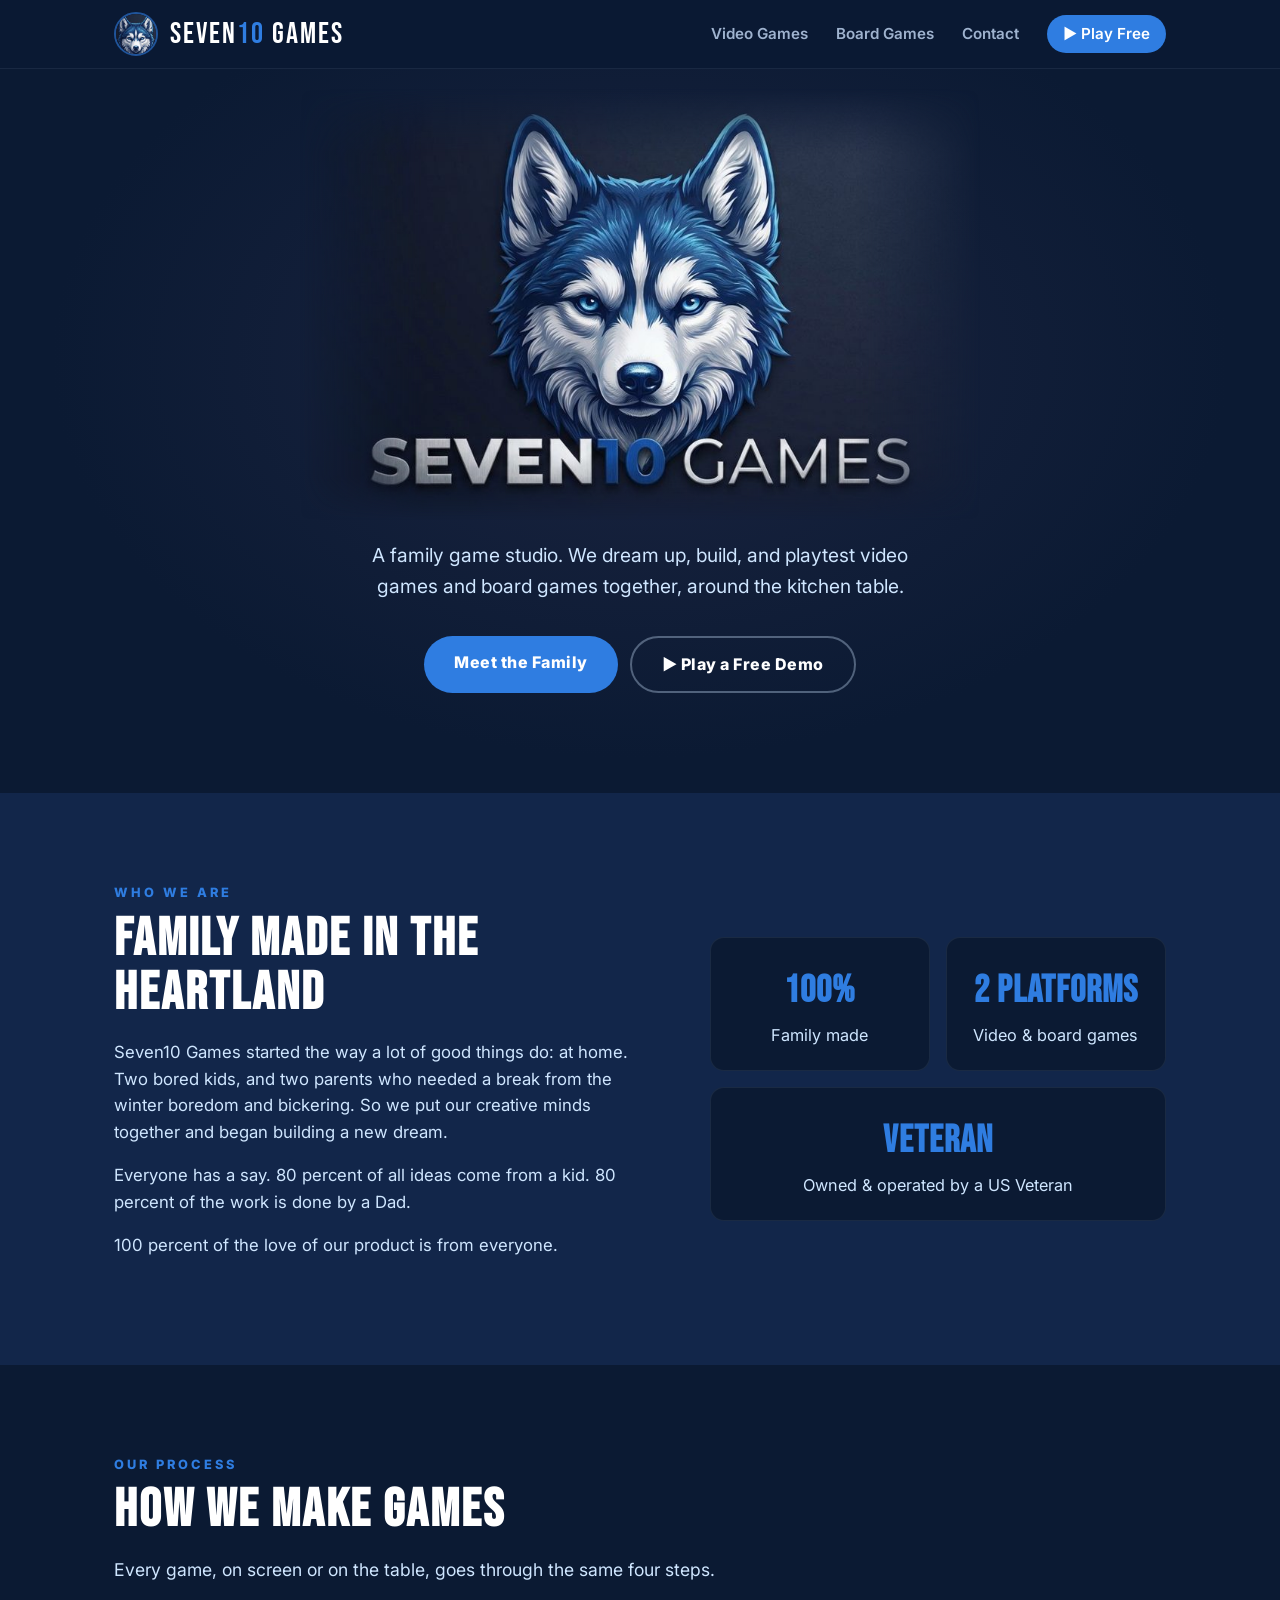
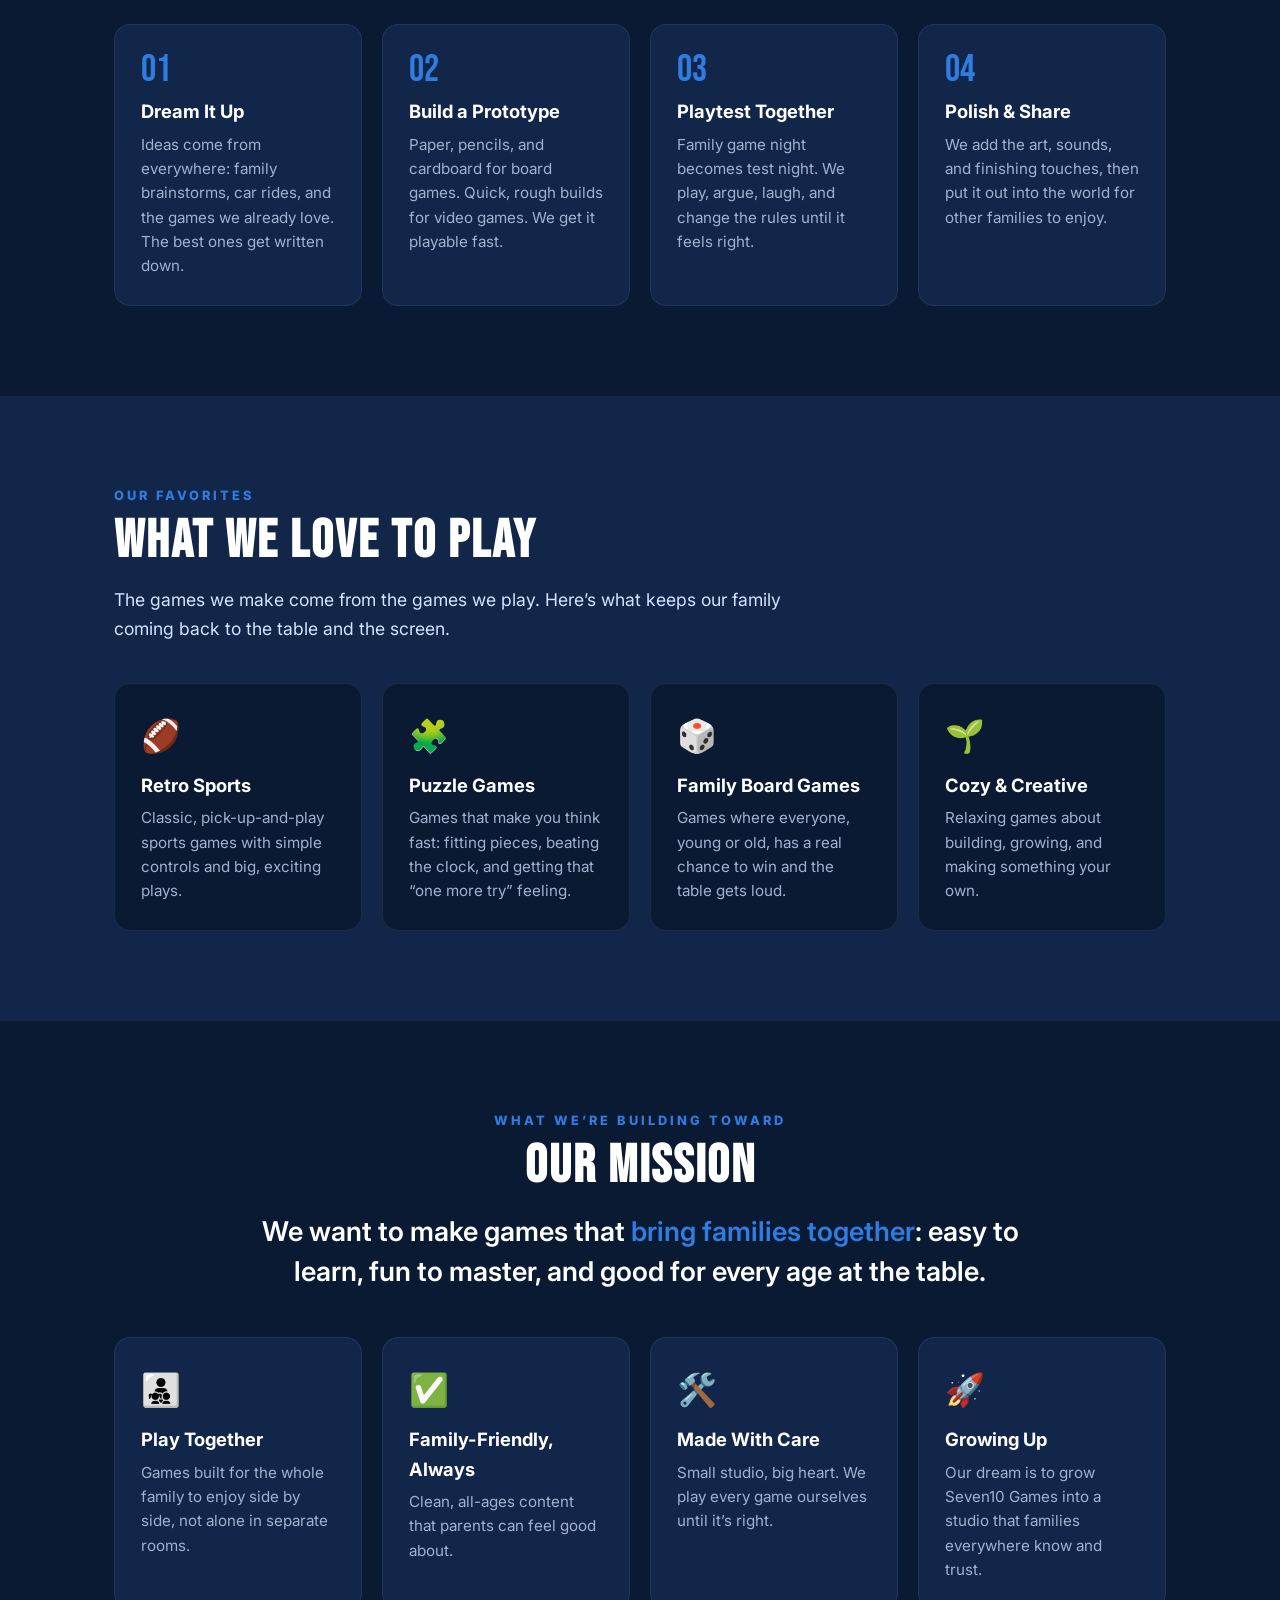
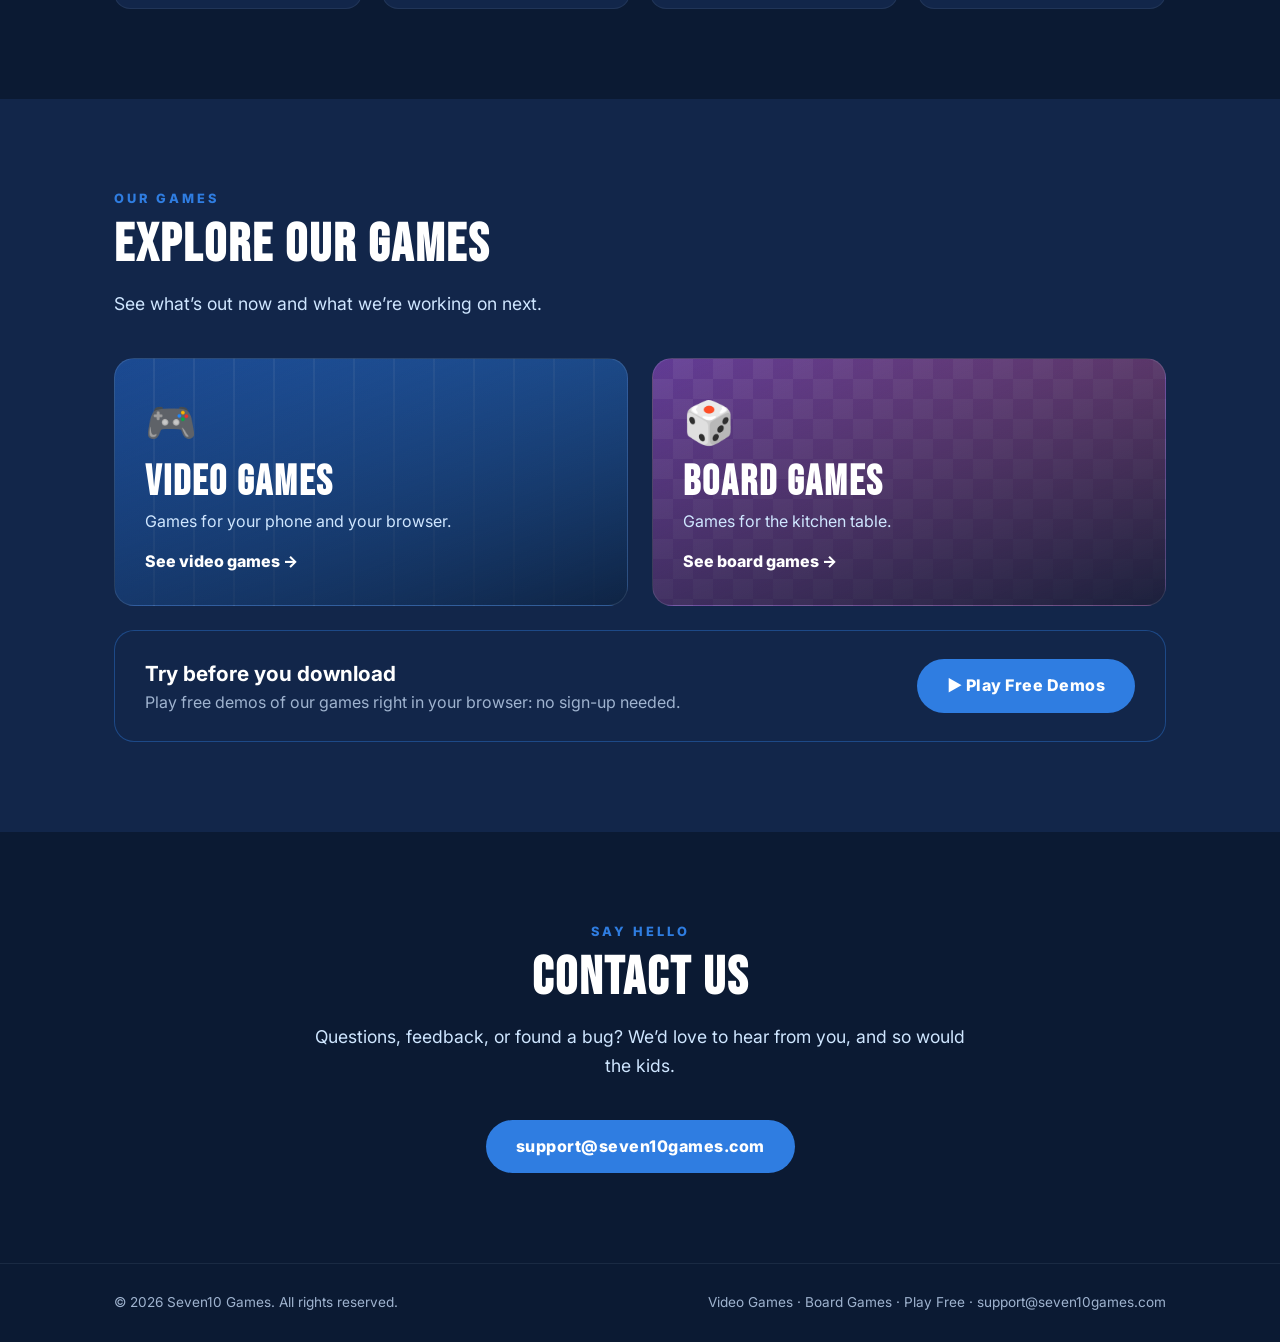
<file: index.html>
<!DOCTYPE html>
<html lang="en">
<head>
<meta charset="UTF-8">
<meta name="viewport" content="width=device-width, initial-scale=1.0">
<title>Seven10 Games — A Family Game Studio</title>
<meta name="description" content="Seven10 Games is a family game studio making video games and board games together.">
<link rel="icon" href="/assets/favicon.png">
<link rel="preconnect" href="https://fonts.googleapis.com">
<link rel="preconnect" href="https://fonts.gstatic.com" crossorigin>
<link href="https://fonts.googleapis.com/css2?family=Bebas+Neue&family=Inter:wght@400;600;800&display=swap" rel="stylesheet">
<link rel="stylesheet" href="/assets/site.css">
<style>
  /* Homepage-only styles */
  .hero{position:relative;overflow:hidden;padding:50px 0 100px;text-align:center;
    background:radial-gradient(ellipse at 50% 40%,#1b2440 0%,var(--navy) 65%)}
  .hero img.logo{width:min(680px,100%);height:auto;display:block;margin:-30px auto 0;
    -webkit-mask-image:linear-gradient(90deg,transparent,#000 18%,#000 82%,transparent),linear-gradient(180deg,transparent,#000 15%,#000 90%,transparent);
    mask-image:linear-gradient(90deg,transparent,#000 18%,#000 82%,transparent),linear-gradient(180deg,transparent,#000 15%,#000 90%,transparent);
    -webkit-mask-composite:source-in;mask-composite:intersect}
  .hero h1{position:absolute;width:1px;height:1px;overflow:hidden;clip:rect(0 0 0 0)}
  .hero p{max-width:600px;margin:20px auto 34px;color:var(--ice);font-size:1.2rem}
  .hero .btn-row{justify-content:center}

  .story{display:grid;grid-template-columns:1.2fr 1fr;gap:48px;align-items:center}
  .story p{color:var(--ice);font-size:1.05rem;margin-bottom:16px}
  .stats{display:grid;grid-template-columns:1fr 1fr;gap:16px}
  .stat{background:var(--navy);border-radius:14px;padding:22px;text-align:center;border:1px solid rgba(207,230,255,.08)}
  .stat b{display:block;font-family:"Bebas Neue",sans-serif;font-size:clamp(1.7rem,3.2vw,2.4rem);color:var(--blue);letter-spacing:1px;white-space:nowrap}
  .stat span{color:var(--ice);font-size:1.02rem}
  .stat.wide{grid-column:1 / -1}

  .mission{max-width:820px;margin:0 auto 44px;text-align:center;font-size:clamp(1.3rem,3vw,1.7rem);line-height:1.5;color:var(--white);font-weight:600}
  .mission span{color:var(--blue)}

  .explore{display:grid;grid-template-columns:1fr 1fr;gap:24px}
  .explore a{position:relative;border-radius:20px;overflow:hidden;min-height:240px;display:flex;flex-direction:column;justify-content:flex-end;padding:30px;border:1px solid rgba(207,230,255,.12);transition:transform .2s,border-color .2s}
  .explore a:hover{transform:translateY(-4px);border-color:rgba(47,125,225,.7)}
  .explore .v{background:linear-gradient(160deg,rgba(11,26,51,.1),rgba(11,26,51,.9)),repeating-linear-gradient(90deg,transparent 0 38px,rgba(255,255,255,.08) 38px 40px),linear-gradient(135deg,#1d4f9c,#2f7de1)}
  .explore .b{background:linear-gradient(160deg,rgba(11,26,51,.1),rgba(11,26,51,.9)),
      linear-gradient(45deg,rgba(255,255,255,.07) 25%,transparent 25%,transparent 75%,rgba(255,255,255,.07) 75%),
      linear-gradient(45deg,rgba(255,255,255,.07) 25%,transparent 25%,transparent 75%,rgba(255,255,255,.07) 75%),
      linear-gradient(135deg,#6b3fa0,#b0558f);background-size:auto,40px 40px,40px 40px,auto;background-position:0 0,0 0,20px 20px,0 0}
  .explore .emoji{font-size:2.6rem;margin-bottom:6px}
  .explore h3{font-family:"Bebas Neue",sans-serif;font-size:2.6rem;letter-spacing:2px;line-height:1}
  .explore p{color:var(--ice);margin-top:6px}
  .explore .go{margin-top:14px;font-weight:800;color:var(--white)}

  .play-banner{margin-top:24px;display:flex;align-items:center;justify-content:space-between;gap:20px;flex-wrap:wrap;background:var(--navy-2);border:1px solid rgba(47,125,225,.4);border-radius:20px;padding:26px 30px}
  .play-banner h3{font-size:1.3rem}
  .play-banner p{color:var(--muted)}

  @media (max-width:760px){
    .story,.explore{grid-template-columns:1fr}
  }
</style>
</head>
<body>

<header>
  <nav class="wrap">
    <a href="/" class="brand">
      <img src="/assets/icon.jpg" alt="Seven10 Games husky logo">
      <div class="wordmark">SEVEN<span>10</span> GAMES</div>
    </a>
    <div class="links">
      <a href="/video-games/">Video Games</a>
      <a href="/board-games/">Board Games</a>
      <a href="#contact">Contact</a>
      <a href="/play/" class="play-link">▶ Play Free</a>
    </div>
  </nav>
</header>

<!-- ============ TOP ============ -->
<div class="hero">
  <div class="wrap">
    <img class="logo" src="/assets/logo.jpg" alt="Seven10 Games logo">
    <h1>Seven10 Games</h1>
    <p>A family game studio. We dream up, build, and playtest video games and board games together, around the kitchen table.</p>
    <div class="btn-row">
      <a href="#story" class="btn btn-primary">Meet the Family</a>
      <a href="/play/" class="btn btn-ghost">▶ Play a Free Demo</a>
    </div>
  </div>
</div>

<!-- ============ OUR STORY ============ -->
<section id="story" class="alt">
  <div class="wrap story">
    <div>
      <div class="eyebrow">Who we are</div>
      <h2>Family Made in the Heartland</h2>
      <p>Seven10 Games started the way a lot of good things do: at home. Two bored kids, and two parents who needed a break from the winter boredom and bickering. So we put our creative minds together and began building a new dream.</p>
      <p>Everyone has a say. 80 percent of all ideas come from a kid. 80 percent of the work is done by a Dad.</p>
      <p>100 percent of the love of our product is from everyone.</p>
    </div>
    <div class="stats">
      <div class="stat"><b>100%</b><span>Family made</span></div>
      <div class="stat"><b>2 Platforms</b><span>Video &amp; board games</span></div>
      <div class="stat wide"><b>Veteran</b><span>Owned &amp; operated by a US Veteran</span></div>
    </div>
  </div>
</section>

<!-- ============ HOW WE MAKE GAMES ============ -->
<section>
  <div class="wrap">
    <div class="eyebrow">Our process</div>
    <h2>How We Make Games</h2>
    <p class="lead">Every game, on screen or on the table, goes through the same four steps.</p>
    <div class="grid-4">
      <div class="box">
        <div class="num">01</div>
        <h3>Dream It Up</h3>
        <p>Ideas come from everywhere: family brainstorms, car rides, and the games we already love. The best ones get written down.</p>
      </div>
      <div class="box">
        <div class="num">02</div>
        <h3>Build a Prototype</h3>
        <p>Paper, pencils, and cardboard for board games. Quick, rough builds for video games. We get it playable fast.</p>
      </div>
      <div class="box">
        <div class="num">03</div>
        <h3>Playtest Together</h3>
        <p>Family game night becomes test night. We play, argue, laugh, and change the rules until it feels right.</p>
      </div>
      <div class="box">
        <div class="num">04</div>
        <h3>Polish &amp; Share</h3>
        <p>We add the art, sounds, and finishing touches, then put it out into the world for other families to enjoy.</p>
      </div>
    </div>
  </div>
</section>

<!-- ============ WHAT WE LOVE TO PLAY ============ -->
<section class="alt">
  <div class="wrap">
    <div class="eyebrow">Our favorites</div>
    <h2>What We Love to Play</h2>
    <p class="lead">The games we make come from the games we play. Here’s what keeps our family coming back to the table and the screen.</p>
    <div class="grid-4">
      <div class="box">
        <div class="icon">🏈</div>
        <h3>Retro Sports</h3>
        <p>Classic, pick-up-and-play sports games with simple controls and big, exciting plays.</p>
      </div>
      <div class="box">
        <div class="icon">🧩</div>
        <h3>Puzzle Games</h3>
        <p>Games that make you think fast: fitting pieces, beating the clock, and getting that “one more try” feeling.</p>
      </div>
      <div class="box">
        <div class="icon">🎲</div>
        <h3>Family Board Games</h3>
        <p>Games where everyone, young or old, has a real chance to win and the table gets loud.</p>
      </div>
      <div class="box">
        <div class="icon">🌱</div>
        <h3>Cozy &amp; Creative</h3>
        <p>Relaxing games about building, growing, and making something your own.</p>
      </div>
    </div>
  </div>
</section>

<!-- ============ ASPIRATIONS ============ -->
<section>
  <div class="wrap">
    <div class="eyebrow center">What we’re building toward</div>
    <h2 class="center">Our Mission</h2>
    <p class="mission">We want to make games that <span>bring families together</span>: easy to learn, fun to master, and good for every age at the table.</p>
    <div class="grid-4">
      <div class="box">
        <div class="icon">👨‍👧‍👦</div>
        <h3>Play Together</h3>
        <p>Games built for the whole family to enjoy side by side, not alone in separate rooms.</p>
      </div>
      <div class="box">
        <div class="icon">✅</div>
        <h3>Family-Friendly, Always</h3>
        <p>Clean, all-ages content that parents can feel good about.</p>
      </div>
      <div class="box">
        <div class="icon">🛠️</div>
        <h3>Made With Care</h3>
        <p>Small studio, big heart. We play every game ourselves until it’s right.</p>
      </div>
      <div class="box">
        <div class="icon">🚀</div>
        <h3>Growing Up</h3>
        <p>Our dream is to grow Seven10 Games into a studio that families everywhere know and trust.</p>
      </div>
    </div>
  </div>
</section>

<!-- ============ EXPLORE OUR GAMES ============ -->
<section class="alt">
  <div class="wrap">
    <div class="eyebrow">Our games</div>
    <h2>Explore Our Games</h2>
    <p class="lead">See what’s out now and what we’re working on next.</p>
    <div class="explore">
      <a href="/video-games/" class="v">
        <div class="emoji">🎮</div>
        <h3>Video Games</h3>
        <p>Games for your phone and your browser.</p>
        <div class="go">See video games →</div>
      </a>
      <a href="/board-games/" class="b">
        <div class="emoji">🎲</div>
        <h3>Board Games</h3>
        <p>Games for the kitchen table.</p>
        <div class="go">See board games →</div>
      </a>
    </div>
    <div class="play-banner">
      <div>
        <h3>Try before you download</h3>
        <p>Play free demos of our games right in your browser: no sign-up needed.</p>
      </div>
      <a href="/play/" class="btn btn-primary">▶ Play Free Demos</a>
    </div>
  </div>
</section>

<!-- ============ CONTACT ============ -->
<section id="contact" class="center">
  <div class="wrap">
    <div class="eyebrow">Say hello</div>
    <h2>Contact Us</h2>
    <p class="lead">Questions, feedback, or found a bug? We’d love to hear from you, and so would the kids.</p>
    <a class="btn btn-primary" href="mailto:support@seven10games.com">support@seven10games.com</a>
  </div>
</section>

<footer>
  <div class="wrap">
    <span>© <span id="yr"></span> Seven10 Games. All rights reserved.</span>
    <span><a href="/video-games/">Video Games</a> · <a href="/board-games/">Board Games</a> · <a href="/play/">Play Free</a> · <a href="mailto:support@seven10games.com">support@seven10games.com</a></span>
  </div>
</footer>

<script>
  document.getElementById('yr').textContent = new Date().getFullYear();
  // Scroll to sections without adding #story, #contact, etc. to the address bar
  document.querySelectorAll('a[href^="#"]').forEach(function(link){
    link.addEventListener('click', function(e){
      var target = document.getElementById(link.getAttribute('href').slice(1));
      if (!target) return;
      e.preventDefault();
      target.scrollIntoView({behavior:'smooth'});
    });
  });
  if (location.hash) {
    var t = document.getElementById(location.hash.slice(1));
    if (t) setTimeout(function(){ t.scrollIntoView(); }, 50);
    history.replaceState(null, '', location.pathname + location.search);
  }
</script>
</body>
</html>
</file>
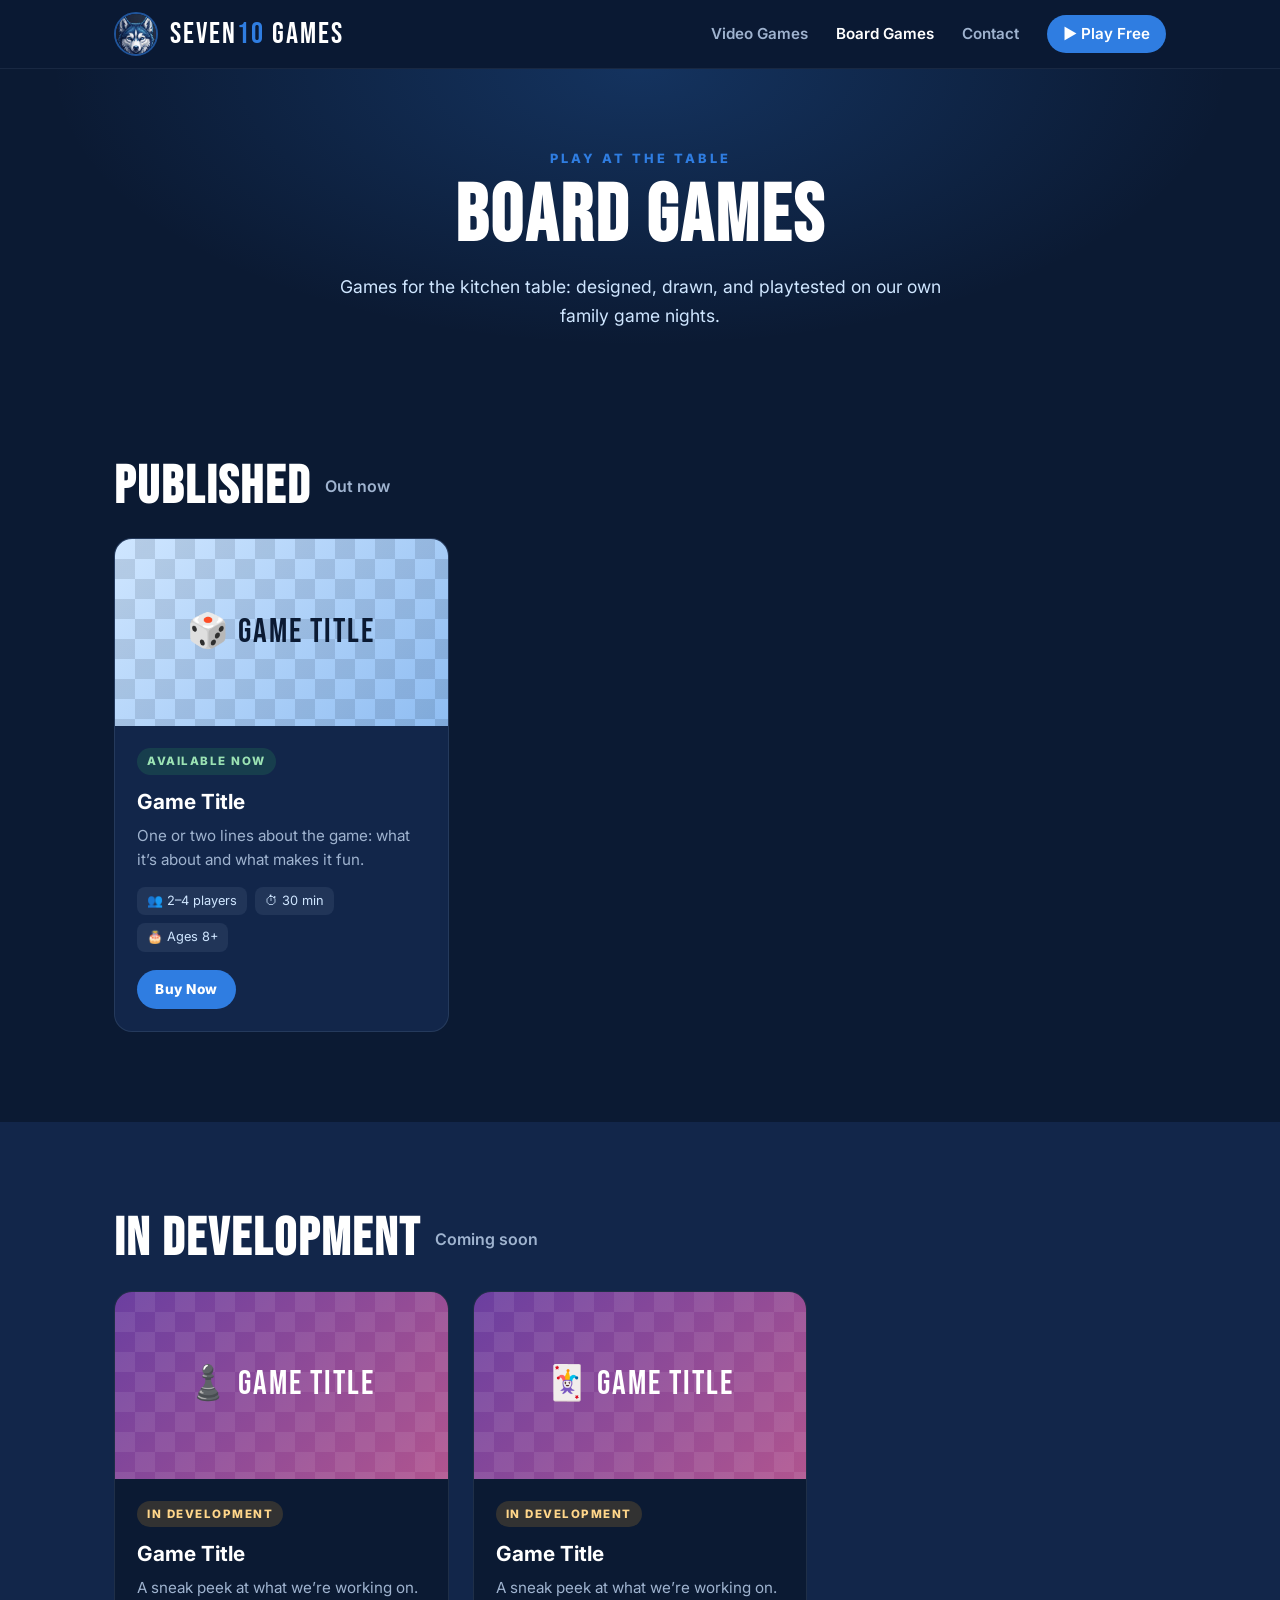
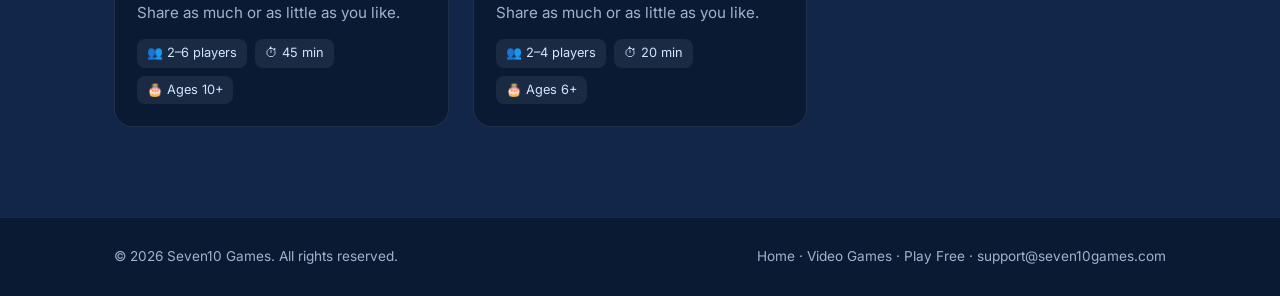
<file: board-games/index.html>
<!DOCTYPE html>
<html lang="en">
<head>
<meta charset="UTF-8">
<meta name="viewport" content="width=device-width, initial-scale=1.0">
<title>Board Games — Seven10 Games</title>
<meta name="description" content="Board games by Seven10 Games: what's out now and what we're working on next.">
<link rel="icon" href="/assets/favicon.png">
<link rel="preconnect" href="https://fonts.googleapis.com">
<link rel="preconnect" href="https://fonts.gstatic.com" crossorigin>
<link href="https://fonts.googleapis.com/css2?family=Bebas+Neue&family=Inter:wght@400;600;800&display=swap" rel="stylesheet">
<link rel="stylesheet" href="/assets/site.css">
<style>
  .board-thumb{color:var(--navy);background:
      linear-gradient(45deg,rgba(11,26,51,.12) 25%,transparent 25%,transparent 75%,rgba(11,26,51,.12) 75%),
      linear-gradient(45deg,rgba(11,26,51,.12) 25%,transparent 25%,transparent 75%,rgba(11,26,51,.12) 75%),
      linear-gradient(135deg,#cfe6ff,#8fbdf2);background-size:40px 40px,40px 40px,auto;background-position:0 0,20px 20px,0 0}
  .board-thumb.purple{color:var(--white);background:
      linear-gradient(45deg,rgba(255,255,255,.08) 25%,transparent 25%,transparent 75%,rgba(255,255,255,.08) 75%),
      linear-gradient(45deg,rgba(255,255,255,.08) 25%,transparent 25%,transparent 75%,rgba(255,255,255,.08) 75%),
      linear-gradient(135deg,#6b3fa0,#b0558f);background-size:40px 40px,40px 40px,auto;background-position:0 0,20px 20px,0 0}
</style>
</head>
<body>

<header>
  <nav class="wrap">
    <a href="/" class="brand">
      <img src="/assets/icon.jpg" alt="Seven10 Games husky logo">
      <div class="wordmark">SEVEN<span>10</span> GAMES</div>
    </a>
    <div class="links">
      <a href="/video-games/">Video Games</a>
      <a href="/board-games/" class="active">Board Games</a>
      <a href="/#contact">Contact</a>
      <a href="/play/" class="play-link">▶ Play Free</a>
    </div>
  </nav>
</header>

<div class="page-hero">
  <div class="wrap">
    <div class="eyebrow">Play at the table</div>
    <h1>Board Games</h1>
    <p>Games for the kitchen table: designed, drawn, and playtested on our own family game nights.</p>
  </div>
</div>

<!-- ============ PUBLISHED ============
     Games that are out now. To add one, copy a whole <div class="card"> ... </div> block. -->
<section>
  <div class="wrap">
    <div class="section-label"><h2>Published</h2><span class="count">Out now</span></div>
    <div class="grid">

      <div class="card">
        <div class="thumb board-thumb">🎲 GAME TITLE</div>
        <div class="card-body">
          <div class="tag published">Available Now</div>
          <h3>Game Title</h3>
          <p>One or two lines about the game: what it’s about and what makes it fun.</p>
          <div class="meta"><span>👥 2–4 players</span><span>⏱ 30 min</span><span>🎂 Ages 8+</span></div>
          <div class="btn-row">
            <!-- Put your store link (Etsy, Amazon, your shop, etc.) in place of the # below -->
            <a class="btn btn-primary btn-sm" href="#" target="_blank" rel="noopener">Buy Now</a>
          </div>
        </div>
      </div>

    </div>
  </div>
</section>

<!-- ============ IN DEVELOPMENT ============ -->
<section class="alt">
  <div class="wrap">
    <div class="section-label"><h2>In Development</h2><span class="count">Coming soon</span></div>
    <div class="grid">

      <div class="card">
        <div class="thumb board-thumb purple">♟️ GAME TITLE</div>
        <div class="card-body">
          <div class="tag dev">In Development</div>
          <h3>Game Title</h3>
          <p>A sneak peek at what we’re working on. Share as much or as little as you like.</p>
          <div class="meta"><span>👥 2–6 players</span><span>⏱ 45 min</span><span>🎂 Ages 10+</span></div>
        </div>
      </div>

      <div class="card">
        <div class="thumb board-thumb purple">🃏 GAME TITLE</div>
        <div class="card-body">
          <div class="tag dev">In Development</div>
          <h3>Game Title</h3>
          <p>A sneak peek at what we’re working on. Share as much or as little as you like.</p>
          <div class="meta"><span>👥 2–4 players</span><span>⏱ 20 min</span><span>🎂 Ages 6+</span></div>
        </div>
      </div>

    </div>
  </div>
</section>

<footer>
  <div class="wrap">
    <span>© <span id="yr"></span> Seven10 Games. All rights reserved.</span>
    <span><a href="/">Home</a> · <a href="/video-games/">Video Games</a> · <a href="/play/">Play Free</a> · <a href="mailto:support@seven10games.com">support@seven10games.com</a></span>
  </div>
</footer>
<script>document.getElementById('yr').textContent = new Date().getFullYear();</script>
</body>
</html>
</file>
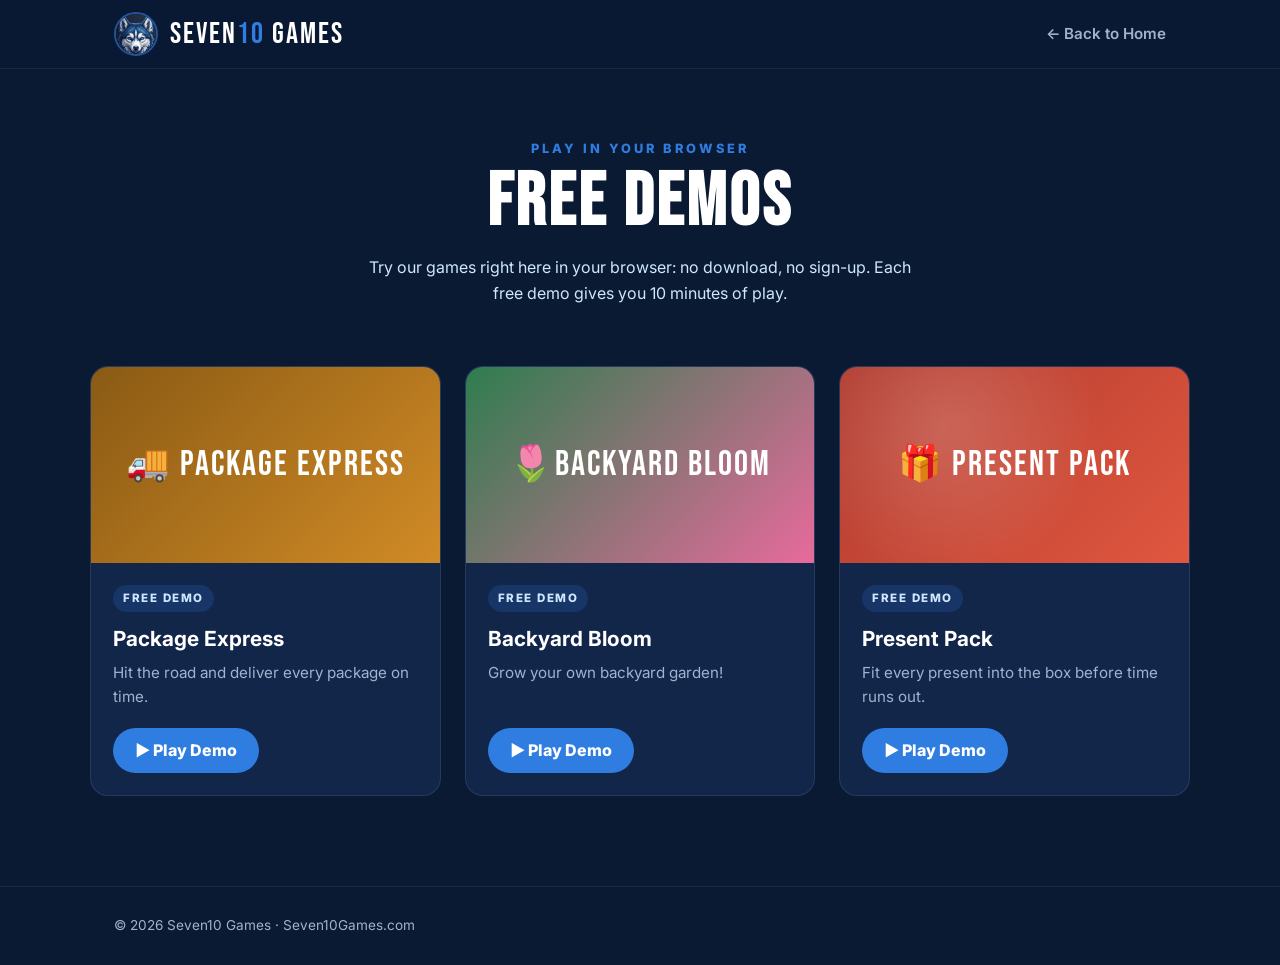
<file: play/index.html>
<!DOCTYPE html>
<html lang="en">
<head>
<meta charset="UTF-8">
<meta name="viewport" content="width=device-width, initial-scale=1.0">
<title>Play Free Demos — Seven10 Games</title>
<meta name="description" content="Play free demos of Seven10 Games right in your browser.">
<link rel="icon" href="[data-uri]">
<link rel="preconnect" href="https://fonts.googleapis.com">
<link rel="preconnect" href="https://fonts.gstatic.com" crossorigin>
<link href="https://fonts.googleapis.com/css2?family=Bebas+Neue&family=Inter:wght@400;600;800&display=swap" rel="stylesheet">
<style>
  :root{--navy:#0b1a33;--navy-2:#12264a;--blue:#2f7de1;--ice:#cfe6ff;--white:#fff;--muted:#9fb3cf}
  *{box-sizing:border-box;margin:0;padding:0}
  body{font-family:Inter,system-ui,sans-serif;background:var(--navy);color:var(--white);line-height:1.6}
  a{color:inherit;text-decoration:none}
  .wrap{max-width:1100px;margin:0 auto;padding:0 24px}
  header{position:sticky;top:0;z-index:10;background:rgba(11,26,51,.92);backdrop-filter:blur(8px);border-bottom:1px solid rgba(207,230,255,.08)}
  nav{display:flex;align-items:center;justify-content:space-between;height:68px}
  .brand{display:flex;align-items:center;gap:12px}
  .brand img{height:44px;width:44px;object-fit:cover;border-radius:50%;border:2px solid rgba(47,125,225,.6)}
  .wordmark{font-family:"Bebas Neue",sans-serif;font-size:1.9rem;letter-spacing:2px;line-height:1}
  .wordmark span{color:var(--blue)}
  .links a{color:var(--muted);font-weight:600;font-size:.95rem}
  .links a:hover{color:var(--white)}
  .intro{padding:70px 0 20px;text-align:center}
  .eyebrow{color:var(--blue);font-weight:800;letter-spacing:3px;font-size:.8rem;text-transform:uppercase}
  h1{font-family:"Bebas Neue",sans-serif;font-size:clamp(3rem,7vw,4.6rem);letter-spacing:3px;line-height:1;margin:8px 0 14px}
  .intro p{color:var(--ice);max-width:560px;margin:0 auto}
  .grid{display:grid;grid-template-columns:repeat(auto-fit,minmax(300px,1fr));gap:24px;padding:40px 0 90px}
  .card{background:var(--navy-2);border:1px solid rgba(207,230,255,.1);border-radius:18px;overflow:hidden;display:flex;flex-direction:column;transition:transform .2s,border-color .2s}
  a.card:hover{transform:translateY(-4px);border-color:rgba(47,125,225,.6)}
  .thumb{aspect-ratio:16/9;display:flex;align-items:center;justify-content:center;font-family:"Bebas Neue",sans-serif;font-size:2.2rem;letter-spacing:2px}
  .thumb.presents{background:radial-gradient(circle at 30% 30%,rgba(255,255,255,.18),transparent 55%),linear-gradient(135deg,#b03a2e,#e0573f)}
  .thumb.football{background:repeating-linear-gradient(90deg,transparent 0 38px,rgba(255,255,255,.18) 38px 40px),linear-gradient(135deg,#1f6b34,#2e8b45)}
  .body{padding:22px;display:flex;flex-direction:column;flex:1}
  .tag{align-self:flex-start;font-size:.72rem;font-weight:800;letter-spacing:1.5px;text-transform:uppercase;padding:4px 10px;border-radius:999px;background:rgba(47,125,225,.18);color:var(--ice);margin-bottom:10px}
  .card h3{font-size:1.3rem;margin-bottom:6px}
  .card p{color:var(--muted);font-size:.95rem;flex:1}
  .play{margin-top:18px;align-self:flex-start;padding:10px 22px;border-radius:999px;background:var(--blue);font-weight:800}
  .soon{margin-top:18px;align-self:flex-start;padding:10px 22px;border-radius:999px;border:2px solid rgba(207,230,255,.25);color:var(--muted);font-weight:800}
  footer{border-top:1px solid rgba(207,230,255,.08);padding:28px 0;color:var(--muted);font-size:.85rem}
</style>
</head>
<body>

<header>
  <nav class="wrap">
    <a href="/" class="brand">
      <img src="[data-uri]" alt="Seven10 Games husky logo">
      <div class="wordmark">SEVEN<span>10</span> GAMES</div>
    </a>
    <div class="links"><a href="/">← Back to Home</a></div>
  </nav>
</header>

<div class="intro wrap">
  <div class="eyebrow">Play in your browser</div>
  <h1>Free Demos</h1>
  <p>Try our games right here in your browser: no download, no sign-up. Each free demo gives you 10 minutes of play.</p>
</div>

<div class="wrap grid">

  <!-- Copy a card like this for each game you add -->
  <a class="card" href="/play/package-express/">
    <div class="thumb" style="background:linear-gradient(135deg,#8a5a14,#d18b26)">🚚 PACKAGE EXPRESS</div>
    <div class="body">
      <div class="tag">Free Demo</div>
      <h3>Package Express</h3>
      <p>Hit the road and deliver every package on time.</p>
      <span class="play">▶ Play Demo</span>
    </div>
  </a>

    <a class="card" href="/play/Backyard bloom/">
    <div class="thumb" style="background:linear-gradient(135deg,#2e7d4f,#e86a9c)">🌷BACKYARD BLOOM</div>
    <div class="body">
      <div class="tag">Free Demo</div>
      <h3>Backyard Bloom</h3>
      <p>Grow your own backyard garden!</p>
      <span class="play">▶ Play Demo</span>
    </div>
  </a>

  <a class="card" href="/play/present-pack/">
    <div class="thumb presents">🎁 PRESENT PACK</div>
    <div class="body">
      <div class="tag">Free Demo</div>
      <h3>Present Pack</h3>
      <p>Fit every present into the box before time runs out.</p>
      <span class="play">▶ Play Demo</span>
    </div>
  </a>

</div>

<footer><div class="wrap">© 2026 Seven10 Games · <a href="/">Seven10Games.com</a></div></footer>
</body>
</html>
</file>
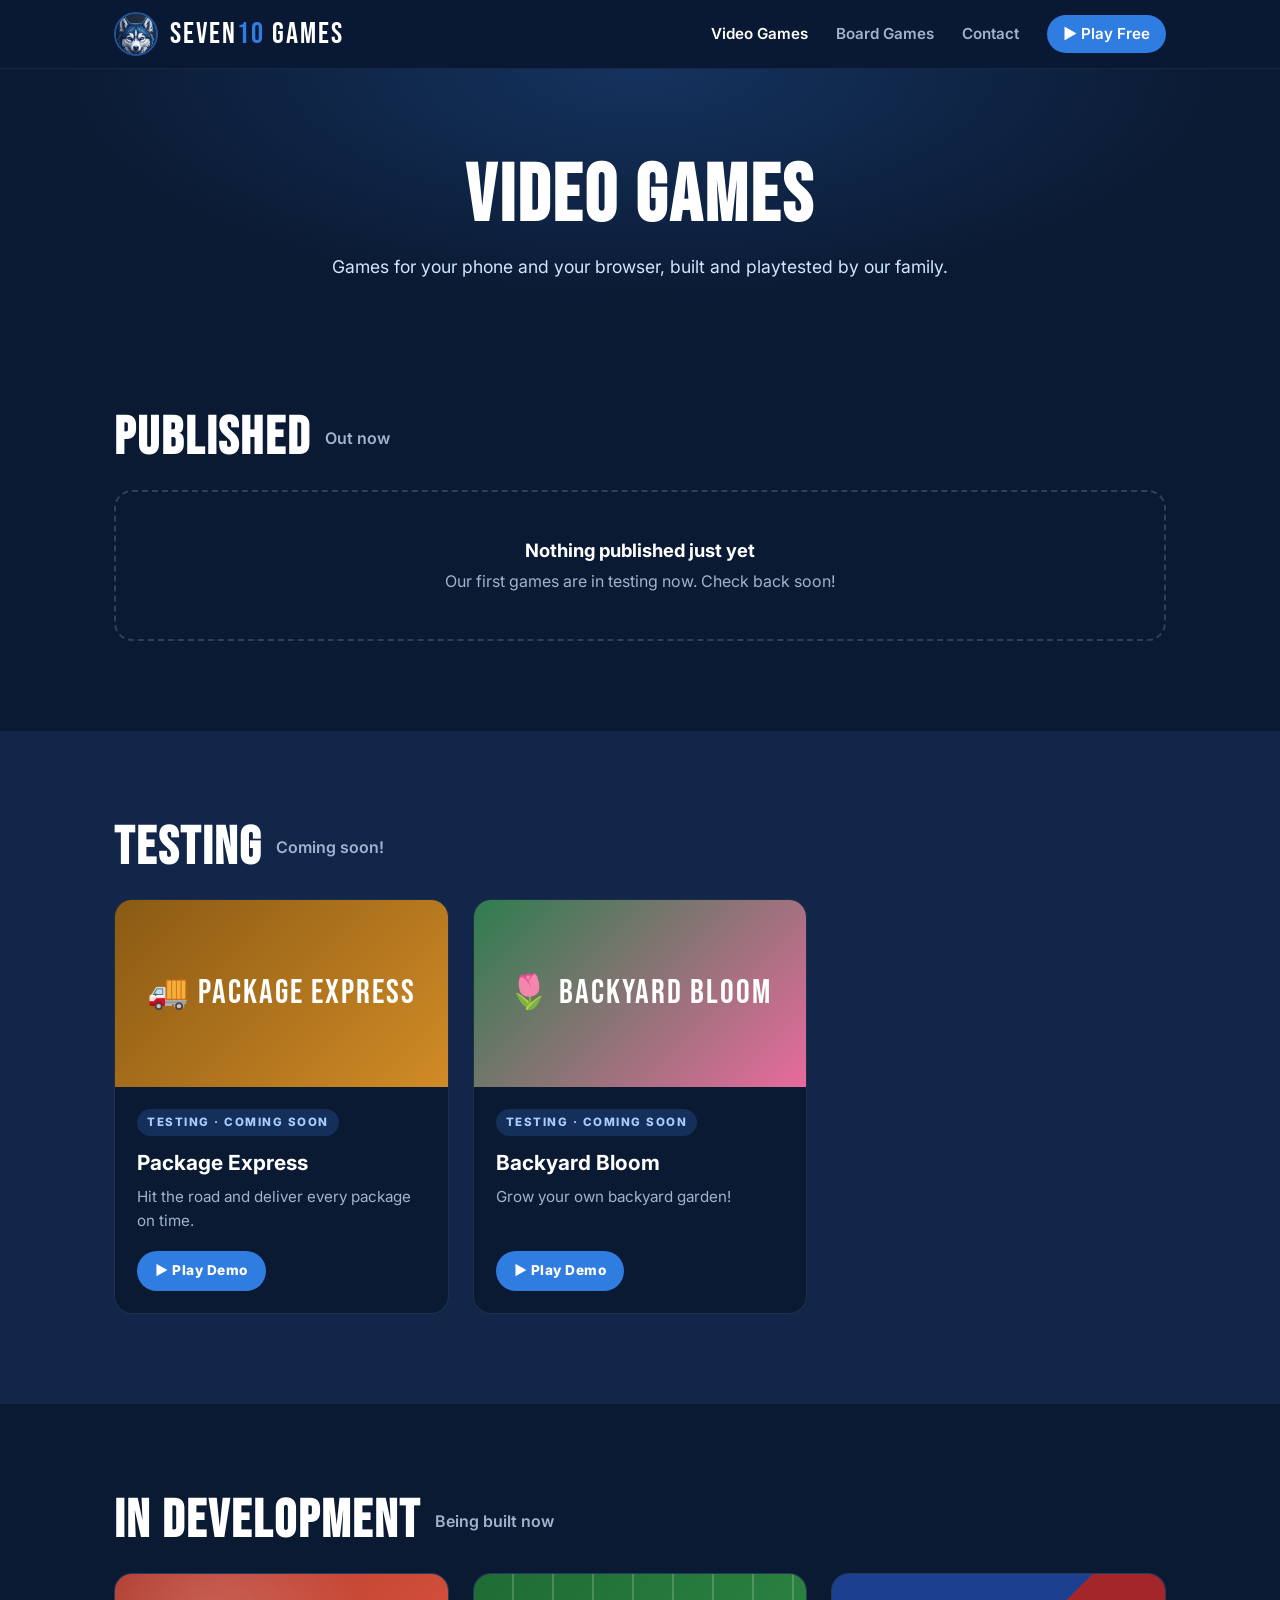
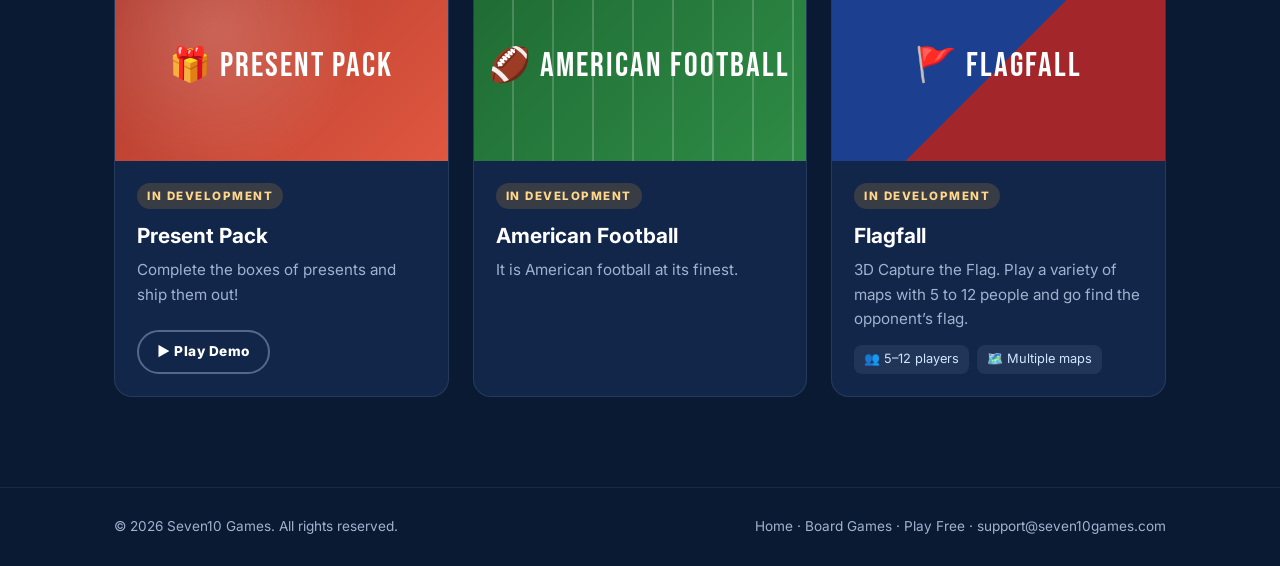
<file: video-games/index.html>
<!DOCTYPE html>
<html lang="en">
<head>
<meta charset="UTF-8">
<meta name="viewport" content="width=device-width, initial-scale=1.0">
<title>Video Games — Seven10 Games</title>
<meta name="description" content="Video games by Seven10 Games: what's out now and what we're working on next.">
<link rel="icon" href="/assets/favicon.png">
<link rel="preconnect" href="https://fonts.googleapis.com">
<link rel="preconnect" href="https://fonts.gstatic.com" crossorigin>
<link href="https://fonts.googleapis.com/css2?family=Bebas+Neue&family=Inter:wght@400;600;800&display=swap" rel="stylesheet">
<link rel="stylesheet" href="/assets/site.css">
</head>
<body>

<header>
  <nav class="wrap">
    <a href="/" class="brand">
      <img src="/assets/icon.jpg" alt="Seven10 Games husky logo">
      <div class="wordmark">SEVEN<span>10</span> GAMES</div>
    </a>
    <div class="links">
      <a href="/video-games/" class="active">Video Games</a>
      <a href="/board-games/">Board Games</a>
      <a href="/#contact">Contact</a>
      <a href="/play/" class="play-link">▶ Play Free</a>
    </div>
  </nav>
</header>

<div class="page-hero">
  <div class="wrap">
    <h1>Video Games</h1>
    <p>Games for your phone and your browser, built and playtested by our family.</p>
  </div>
</div>

<!-- ============ PUBLISHED ============
     Games that are out now. When a game is published, move its card here
     and change its tag to: <div class="tag published">Available Now</div> -->
<section>
  <div class="wrap">
    <div class="section-label"><h2>Published</h2><span class="count">Out now</span></div>
    <!-- Delete this "empty" box once the first game is published, and put a <div class="grid"> with the cards here -->
    <div class="empty">
      <b>Nothing published just yet</b>
      Our first games are in testing now. Check back soon!
    </div>
  </div>
</section>

<!-- ============ TESTING ============ -->
<section class="alt">
  <div class="wrap">
    <div class="section-label"><h2>Testing</h2><span class="count">Coming soon!</span></div>
    <div class="grid">

      <div class="card">
        <div class="thumb" style="background:linear-gradient(135deg,#8a5a14,#d18b26)">🚚 PACKAGE EXPRESS</div>
        <div class="card-body">
          <div class="tag testing">Testing · Coming Soon</div>
          <h3>Package Express</h3>
          <p>Hit the road and deliver every package on time.</p>
          <div class="btn-row">
            <a class="btn btn-primary btn-sm" href="/play/package-express/">▶ Play Demo</a>
          </div>
        </div>
      </div>

      <div class="card">
        <div class="thumb" style="background:linear-gradient(135deg,#2e7d4f,#e86a9c)">🌷 BACKYARD BLOOM</div>
        <div class="card-body">
          <div class="tag testing">Testing · Coming Soon</div>
          <h3>Backyard Bloom</h3>
          <p>Grow your own backyard garden!</p>
          <div class="btn-row">
            <a class="btn btn-primary btn-sm" href="/play/Backyard%20bloom/">▶ Play Demo</a>
          </div>
        </div>
      </div>

    </div>
  </div>
</section>

<!-- ============ IN DEVELOPMENT ============ -->
<section>
  <div class="wrap">
    <div class="section-label"><h2>In Development</h2><span class="count">Being built now</span></div>
    <div class="grid">

      <div class="card">
        <div class="thumb" style="background:radial-gradient(circle at 30% 30%,rgba(255,255,255,.18),transparent 55%),linear-gradient(135deg,#b03a2e,#e0573f)">🎁 PRESENT PACK</div>
        <div class="card-body">
          <div class="tag dev">In Development</div>
          <h3>Present Pack</h3>
          <p>Complete the boxes of presents and ship them out!</p>
          <div class="btn-row">
            <a class="btn btn-ghost btn-sm" href="/play/present-pack/">▶ Play Demo</a>
          </div>
        </div>
      </div>

      <div class="card">
        <div class="thumb" style="background:repeating-linear-gradient(90deg,transparent 0 38px,rgba(255,255,255,.18) 38px 40px),linear-gradient(135deg,#1f6b34,#2e8b45)">🏈 AMERICAN FOOTBALL</div>
        <div class="card-body">
          <div class="tag dev">In Development</div>
          <h3>American Football</h3>
          <p>It is American football at its finest.</p>
        </div>
      </div>

      <div class="card">
        <div class="thumb" style="background:linear-gradient(135deg,#1d3f8f 0%,#1d3f8f 50%,#a3262a 50%,#a3262a 100%)">🚩 FLAGFALL</div>
        <div class="card-body">
          <div class="tag dev">In Development</div>
          <h3>Flagfall</h3>
          <p>3D Capture the Flag. Play a variety of maps with 5 to 12 people and go find the opponent’s flag.</p>
          <div class="meta"><span>👥 5–12 players</span><span>🗺️ Multiple maps</span></div>
        </div>
      </div>

    </div>
  </div>
</section>

<footer>
  <div class="wrap">
    <span>© <span id="yr"></span> Seven10 Games. All rights reserved.</span>
    <span><a href="/">Home</a> · <a href="/board-games/">Board Games</a> · <a href="/play/">Play Free</a> · <a href="mailto:support@seven10games.com">support@seven10games.com</a></span>
  </div>
</footer>
<script>document.getElementById('yr').textContent = new Date().getFullYear();</script>
</body>
</html>
</file>
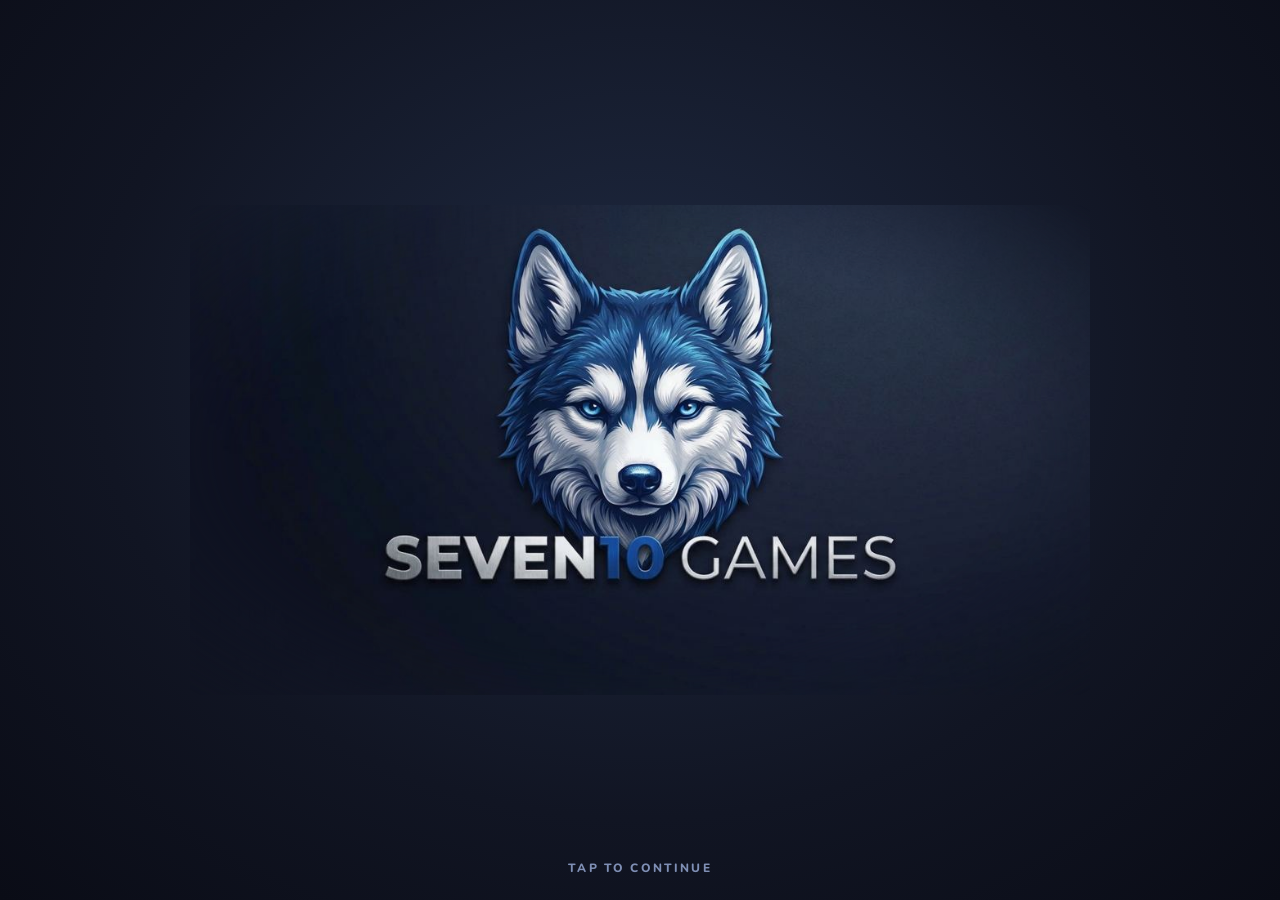
<file: play/present-pack/index.html>
<!doctype html>
<html lang="en">
<head>
<meta charset="utf-8">
<meta name="viewport" content="width=device-width, initial-scale=1, viewport-fit=cover">
<title>Present Pack Demo</title>
<meta name="claude:viewport-fit-sides" content="cover">
<link rel="preconnect" href="https://fonts.googleapis.com">
<link rel="preconnect" href="https://fonts.gstatic.com" crossorigin>
<link rel="stylesheet" href="https://fonts.googleapis.com/css2?family=Bungee&family=Nunito:wght@600;800;900&display=swap">
<style>
/* Layout: arcade table — HUD strip, kraft shipping box as the stage, an 8-present hand plus furnace beside it (below on phones). Single deliberate forest-green and gold theme. */
:root{
  --bg:#0e2117; --panel:#163322; --panel-2:#20462e; --line:#2f5d3e;
  --ink:#f4eed8; --muted:#a3c2a2; --gold:#f2c552; --gold-ink:#241a03;
  --good:#8ee88f; --bad:#ff6b5e; --fire:#ff7a2e; --fire-ink:#2b0d00;
  --display:'Bungee','Arial Black',Impact,sans-serif;
  --body:'Nunito',system-ui,-apple-system,'Segoe UI',sans-serif;
  color-scheme:dark;
}
[hidden]{display:none!important}
html{height:100%;box-sizing:border-box;background:var(--bg)}
*,*::before,*::after{box-sizing:inherit}
body{height:100%;margin:0;overflow:hidden;background:var(--bg);color:var(--ink);font-family:var(--body);
  padding-left:max(16px,env(safe-area-inset-left,0px));padding-right:max(16px,env(safe-area-inset-right,0px));
  -webkit-user-select:none;user-select:none;-webkit-tap-highlight-color:transparent}
#app{height:100%;max-width:1200px;margin:0 auto;display:flex;flex-direction:column;gap:10px;padding-block:10px}

.hud,.goalstrip{border:1px solid rgba(242,197,82,.24)!important}
.hud{display:grid;grid-template-columns:1fr auto 1fr;align-items:center;gap:10px;background:var(--panel);border-radius:14px;padding:8px 14px;flex:none}
.stat{display:flex;flex-direction:column;line-height:1.15;min-width:0}
.stat.right{text-align:right;align-items:flex-end}
.lbl{font-size:10px;font-weight:900;letter-spacing:.12em;text-transform:uppercase;color:var(--muted)}
.num{font-family:var(--display);font-variant-numeric:tabular-nums}
.stat .num{font-size:20px}
.sub{font-size:12px;color:var(--muted);font-weight:800;font-variant-numeric:tabular-nums;white-space:nowrap;overflow:hidden;text-overflow:ellipsis;max-width:100%}
.sub .minus{color:var(--fire)}
.gold{color:var(--gold)}
.clock{display:flex;flex-direction:column;align-items:center;gap:4px}
.clock .num{font-size:28px;line-height:1}
.clock.low .num{color:var(--bad)}
.bar{width:110px;height:6px;border-radius:3px;background:var(--panel-2);overflow:hidden}
.bar i{display:block;height:100%;width:100%;background:var(--gold);transform-origin:left;border-radius:3px}
.clock.low .bar i{background:var(--bad)}
.goalstrip{flex:none;display:grid;grid-template-columns:auto minmax(0,1fr) auto;align-items:center;gap:14px;background:var(--panel);border:1px solid var(--line);border-radius:14px;padding:8px 14px}
.g-round,.g-left{display:flex;flex-direction:column;align-items:center;line-height:1.1}
.g-round .num{font-size:24px;color:var(--gold)}
.g-left .num{font-size:18px;font-variant-numeric:tabular-nums}
.g-main{display:flex;flex-direction:column;gap:6px;min-width:0}
.g-nums{display:flex;justify-content:space-between;align-items:baseline;gap:10px;white-space:nowrap}
.g-nums b{font-weight:400;font-size:18px}
#earned{color:var(--gold)}
.g-bar{height:10px;border-radius:5px;background:var(--panel-2);overflow:hidden}
.g-bar i{display:block;height:100%;width:100%;transform:scaleX(0);transform-origin:left;background:linear-gradient(90deg,var(--gold),#ffb347);border-radius:5px;transition:transform .25s}
#roundStat.met{border-color:var(--good)}
#roundStat.met .g-bar i{background:var(--good)}
#roundStat.met #earned,#roundStat.met .g-left .num{color:var(--good)}
@media (min-width:900px){.goalstrip{grid-area:goal}}
.banner{border-radius:12px;padding:12px 14px;font-weight:800;line-height:1.35;background:var(--panel-2)}
.banner.win{background:rgba(111,220,140,.14);color:var(--good)}
.banner strong{font-family:var(--display);font-weight:400}

.board-wrap{flex:1 1 auto;min-height:150px;min-width:0;position:relative;display:flex;align-items:center;justify-content:center}
#board{touch-action:none;display:block;cursor:crosshair}
.shake{animation:shake .28s}
.demo-badge{margin:0;display:inline-flex;align-items:center;gap:8px;padding:6px 14px;border-radius:999px;background:rgba(6,20,12,.65);box-shadow:inset 0 0 0 1px rgba(242,197,82,.45);font-weight:800;font-size:13px;color:var(--ink)}
.demo-badge b{font-family:var(--display);font-weight:400;color:var(--gold);letter-spacing:.06em;text-transform:uppercase}
.demo-chip{font-size:10px;font-weight:900;letter-spacing:.1em;text-transform:uppercase;color:var(--muted);white-space:nowrap}
.demo-chip b{color:var(--gold);font-variant-numeric:tabular-nums;letter-spacing:0}
.demo-chip.low b{color:var(--bad)}
.demo-cta{display:flex;align-items:center;justify-content:center;text-decoration:none}
.drain{position:absolute;left:50%;top:50%;transform:translate(-50%,-50%);z-index:6;display:flex;flex-direction:column;align-items:center;gap:4px;padding:16px 26px;border-radius:16px;background:rgba(7,21,13,.82);border:2px solid var(--gold);box-shadow:0 0 40px rgba(242,197,82,.35);pointer-events:none;animation:dIn .35s cubic-bezier(.2,1.5,.4,1) both;text-align:center}
.d-title{font-family:var(--display);font-size:clamp(18px,4vw,26px);color:var(--good)}
.d-amt{font-family:var(--display);font-size:clamp(30px,8vw,52px);color:var(--gold);font-variant-numeric:tabular-nums;line-height:1}
.d-sub{font-size:12px;font-weight:900;letter-spacing:.12em;text-transform:uppercase;color:var(--muted)}
@keyframes dIn{from{opacity:0;transform:translate(-50%,-50%) scale(.6)}}
.clock.draining .num{color:var(--gold);text-shadow:0 0 14px rgba(242,197,82,.7)}
@keyframes shake{20%{transform:translateX(-6px)}50%{transform:translateX(5px)}80%{transform:translateX(-3px)}}

.side{display:flex;flex-direction:column;gap:8px;flex:none;min-width:0;width:100%;max-width:440px;margin-inline:auto}
.tray-head{display:flex;justify-content:space-between;align-items:baseline;gap:10px;font-size:13px;color:var(--muted);font-weight:800}
#selInfo{text-align:right;min-width:0;overflow:hidden;text-overflow:ellipsis;white-space:nowrap}
#selInfo strong{color:var(--gold)}
.tray{display:grid;grid-template-columns:repeat(4,minmax(0,1fr));gap:6px}
.tile{position:relative;height:62px;border-radius:12px;background:var(--panel);border:2px solid transparent;display:flex;flex-direction:column;align-items:center;justify-content:center;gap:1px;color:var(--gold);font-family:var(--display);font-size:12px;cursor:grab;touch-action:none;padding:0;transition:transform .12s,border-color .12s,background .12s,opacity .12s}
.tile canvas{pointer-events:none}
.tile em{position:absolute;top:4px;right:5px;font:900 9px var(--body);font-style:normal;letter-spacing:.06em;text-transform:uppercase;color:var(--bad)}
.tile.nofit{opacity:.55}
.tile.fresh{animation:fresh .45s ease-out}
@keyframes fresh{from{transform:scale(.6);opacity:0}}
.tile.special{background:linear-gradient(160deg,#3d4a1d,var(--panel));box-shadow:inset 0 0 0 1px rgba(255,207,92,.35)}
.tile .count{position:absolute;bottom:4px;right:5px;font:900 11px var(--body);color:var(--ink);background:var(--line);border-radius:6px;padding:1px 5px}
.specs .tile{height:58px}
.specwrap{display:flex;flex-direction:column;gap:6px}
.muted-s{font-size:11px;color:var(--muted)}
.coin{display:inline-block;width:.95em;height:.95em;border-radius:50%;background:radial-gradient(circle at 35% 30%,#fff4b8,#f2b632 55%,#a8690f);box-shadow:inset 0 0 0 1px rgba(0,0,0,.28);vertical-align:-.12em}
.goldline{color:var(--gold)}
.goldline b{font-family:var(--display);font-weight:400}
.modes{display:grid;grid-template-columns:repeat(2,minmax(0,1fr));gap:10px}
.mode{display:flex;flex-direction:column;align-items:flex-start;gap:6px;text-align:left;padding:16px;border-radius:14px;border:2px solid var(--line);background:var(--panel-2);color:var(--ink);font:inherit;cursor:pointer;transition:border-color .12s,transform .12s}
.mode:hover,.mode:focus-visible{border-color:var(--gold);transform:translateY(-2px);outline:none}
.mode.intense{background:linear-gradient(160deg,#4a3a12,var(--panel-2))}
.m-name{font-family:var(--display);font-size:22px;color:var(--gold)}
.m-line{font-weight:900;font-size:15px}
.m-det{font-size:12px;font-weight:800;color:var(--muted);line-height:1.35}
.m-best{font-size:12px;font-weight:800;color:var(--gold);min-height:1em}
@media (max-width:400px){.modes{grid-template-columns:1fr}}
.savepanel{display:flex;flex-direction:column;gap:8px;background:var(--panel-2);border-radius:14px;padding:14px}
.saverow{display:flex;gap:8px;align-items:stretch}
.saveslot{flex:1;min-width:0;display:flex;align-items:center;gap:12px;text-align:left;padding:10px 12px;border-radius:12px;border:2px solid var(--line);background:var(--panel);color:var(--ink);font:inherit;cursor:pointer}
.saveslot:hover,.saveslot:focus-visible{border-color:var(--gold);outline:none}
.saveslot.on{border-color:var(--gold)}
.sn{font-family:var(--display);font-size:22px;color:var(--gold);width:1.2em;text-align:center}
.si{display:flex;flex-direction:column;gap:2px;min-width:0}
.si strong{font-size:15px}
.si small{font-size:12px;font-weight:800;color:var(--muted);font-variant-numeric:tabular-nums}
.sdel{flex:none;font-size:12px;padding:8px 10px}
.saved{margin:0;font-weight:900;color:var(--good)}
.saved.bad{color:var(--bad)}
.shop{display:flex;flex-direction:column;gap:10px}
.shop-head{display:flex;justify-content:space-between;align-items:baseline;gap:10px}
.shop-head span{font-size:13px;font-weight:800;color:var(--muted);font-variant-numeric:tabular-nums}
.specoffers{display:grid;grid-template-columns:repeat(4,minmax(0,1fr));gap:8px}
.owned{display:flex;flex-wrap:wrap;gap:6px}
.owned span{background:var(--panel-2);border-radius:8px;padding:4px 8px;font-size:12px;font-weight:800}
@media (max-width:400px){.specoffers{grid-template-columns:repeat(2,minmax(0,1fr))}}
.tile.sel{border-color:var(--gold);background:var(--panel-2);transform:translateY(-3px);opacity:1}
.tile:focus-visible,.btn:focus-visible{outline:3px solid var(--gold);outline-offset:2px}

.controls{display:flex;gap:8px}
/* Touch control pad: arrows on the left pick a present, blue selects it, red rotates it. Shown on touch screens only. */
.pad{display:none;align-items:center;justify-content:space-between;gap:12px;padding:6px 4px 2px}
.pad-mode .pad{display:flex}
.pad-mode #rotBtn{display:none}
.pad-mode footer{display:none}
.pad-btns{display:flex;gap:10px;align-items:center}
.pad-arrows{display:grid;grid-template-columns:repeat(3,auto);grid-template-areas:". up ." "left down right";gap:6px}
.pad-arrow.up{grid-area:up}.pad-arrow.left{grid-area:left}.pad-arrow.down{grid-area:down}.pad-arrow.right{grid-area:right}
.pad-arrow{width:54px;height:46px;border-radius:14px;border:none;background:var(--panel-2);color:var(--ink);display:grid;place-items:center;box-shadow:inset 0 -3px 0 rgba(0,0,0,.35);touch-action:manipulation;cursor:pointer}
.pad-arrow svg{width:26px;height:26px}
.pad-btn{width:62px;height:62px;border-radius:50%;border:none;color:#fff;display:grid;place-items:center;font:900 10px var(--body);letter-spacing:.08em;text-transform:uppercase;touch-action:manipulation;cursor:pointer;box-shadow:inset 0 -4px 0 rgba(0,0,0,.3),0 4px 10px rgba(0,0,0,.35)}
.pad-btn.blue{background:radial-gradient(circle at 35% 30%,#6fa8f5,#2f7de1 55%,#1d56a8)}
.pad-btn.red{background:radial-gradient(circle at 35% 30%,#f07a70,#d9443b 55%,#9e2a23)}
.pad-btn.red{margin-top:-14px}
.pad-arrow:active,.pad-btn:active,.pad-arrow.press,.pad-btn.press{transform:translateY(2px);filter:brightness(1.15)}
.pad-arrow:focus-visible,.pad-btn:focus-visible{outline:3px solid var(--gold);outline-offset:2px}
.pad-mode .tile.hi{outline:2px dashed rgba(244,238,216,.85);outline-offset:-5px}
/* Short phones with the pad: tighten everything so the box keeps its room. */
@media (max-height:780px){
  .pad-mode #app{gap:6px;padding-block:6px}
  .pad-mode .hud{padding:4px 12px}
  .pad-mode .hud .stat .num{font-size:15px}
  .pad-mode .clock .num{font-size:22px}
  .pad-mode .clock .lbl{display:none}
  .pad-mode .goalstrip{padding:4px 12px;gap:10px}
  .pad-mode .g-round .num{font-size:18px}
  .pad-mode .g-nums b,.pad-mode .g-left .num{font-size:15px}
  .pad-mode .g-bar{height:7px}
  .pad-mode .side{gap:6px}
  .pad-mode .side>.tray-head{display:none}
  .pad-mode #tray .tile{height:52px;gap:0;font-size:10px}
  .pad-mode .controls .btn{padding-block:8px;font-size:14px}
  .pad-mode .pad{padding:2px 4px 0}
  .pad-mode .pad-arrow{width:48px;height:38px}
  .pad-mode .pad-arrows{gap:4px}
  .pad-mode .pad-btn{width:54px;height:54px}
  .pad-mode .pad-btn.red{margin-top:-10px}
  .pad-mode .board-wrap{min-height:120px}
}

.btn{flex:1;display:inline-flex;align-items:center;justify-content:center;gap:6px;font:900 15px var(--body);padding:12px 10px;border-radius:12px;border:none;background:var(--panel-2);color:var(--ink);cursor:pointer;white-space:nowrap}
.btn.primary{background:var(--gold);color:var(--gold-ink)}
.btn.furnace{background:var(--fire);color:var(--fire-ink)}
.btn.furnace .cost{font-family:var(--display);font-weight:400;font-size:13px}
.btn.icon{flex:none;width:44px;padding:12px 0}
.controls .btn{min-width:0;padding-inline:8px;gap:5px}
.controls .btn.furnace{flex:1.35}
.offer .info{display:flex;flex-direction:column;gap:2px;min-width:0}
.btn:disabled{opacity:.4;cursor:default}
.btn svg{width:18px;height:18px;flex:none}
.burn{animation:burn .5s}
@keyframes burn{30%{box-shadow:0 0 0 6px rgba(255,122,46,.45),0 0 30px rgba(255,122,46,.8)}}
footer{flex:none;text-align:center;font-size:11px;color:var(--muted);font-weight:700;letter-spacing:.02em}

@media (min-width:900px){
  #app{display:grid;grid-template-columns:minmax(0,1fr) 340px;grid-template-rows:auto auto minmax(0,1fr) auto;grid-template-areas:"hud hud" "goal goal" "board side" "foot foot";row-gap:10px;column-gap:16px}
  .hud{grid-area:hud}.board-wrap{grid-area:board}.side{grid-area:side;align-self:center}footer{grid-area:foot}
  .tile{height:66px}
}

#float{position:fixed;left:0;top:0;pointer-events:none;z-index:30;opacity:.92}
.pop{position:fixed;pointer-events:none;font-family:var(--display);font-size:18px;color:var(--gold);text-shadow:0 2px 0 rgba(0,0,0,.5);transform:translate(-50%,-50%);animation:rise .9s ease-out forwards;z-index:35}
.pop.minus{color:var(--fire)}
@keyframes rise{to{transform:translate(-50%,-170%);opacity:0}}

.overlay{position:fixed;inset:0;z-index:20;display:grid;place-items:center;overflow:auto;background:rgba(5,16,10,.84);backdrop-filter:blur(3px);
  padding-block:max(16px,env(safe-area-inset-top,0px)) max(16px,env(safe-area-inset-bottom,0px));
  padding-left:max(16px,env(safe-area-inset-left,0px));padding-right:max(16px,env(safe-area-inset-right,0px))}
.card{width:min(480px,100%);background:var(--panel);border:1px solid var(--line);border-radius:18px;padding:22px;display:flex;flex-direction:column;gap:14px;box-shadow:0 24px 60px rgba(0,0,0,.5)}
.card h1,.card h2,.card h3{margin:0;font-family:var(--display);font-weight:400;line-height:1;text-wrap:balance}
.card h1{font-size:clamp(34px,10vw,46px)}
.card h1 span{color:var(--gold)}
.card h2{font-size:28px;color:var(--gold)}
.card h3{font-size:16px;margin-top:4px}
.card p{margin:0;line-height:1.45}
.card .muted{color:var(--muted);font-size:14px}
.legend{display:grid;grid-template-columns:repeat(auto-fill,minmax(54px,1fr));gap:6px}
.legend div{display:flex;flex-direction:column;align-items:center;gap:2px;background:var(--panel-2);border-radius:10px;padding:6px 2px}
.legend small{font-size:10px;font-weight:800;color:var(--muted);text-align:center;line-height:1.1}
.legend b{font-family:var(--display);font-weight:400;font-size:11px;color:var(--gold)}
.howto{margin:0;padding-left:18px;display:flex;flex-direction:column;gap:6px;font-size:14px;line-height:1.4}
.tally{display:flex;flex-direction:column;gap:8px}
.tally div{display:flex;justify-content:space-between;gap:12px;font-weight:800;font-variant-numeric:tabular-nums;animation:in .35s both}
.tally div span:last-child{font-family:var(--display);font-weight:400}
.tally .neg span:last-child{color:var(--fire)}
.tally .total{border-top:1px solid var(--line);padding-top:10px;font-size:18px;color:var(--gold)}
.tally .dim{color:var(--muted)}
@keyframes in{from{opacity:0;transform:translateY(6px)}}
.offers{display:grid;grid-template-columns:repeat(3,minmax(0,1fr));gap:8px}
.offer{background:var(--panel-2);border-radius:12px;padding:10px 8px;display:flex;flex-direction:column;align-items:center;gap:6px;text-align:center}
.offer strong{font-size:13px;line-height:1.1}
.offer small{font-size:11px;color:var(--muted);font-weight:800;font-variant-numeric:tabular-nums}
.offer .btn{width:100%;padding:9px 4px;font-size:13px}
.offer .btn span{font-family:var(--display);font-weight:400}
.credit{font-size:11px;color:var(--muted);text-align:center;font-weight:700}
@media (max-width:400px){.offers{grid-template-columns:1fr}.offer{flex-direction:row;text-align:left}.offer .info{flex:1;min-width:0;display:flex;flex-direction:column}.offer .btn{width:auto}}
/* Splash + title: dark stage, two warm spotlights, presents tumbling into an open shipping box. */
.splash{position:fixed;inset:0;z-index:40;display:grid;place-items:center;background:radial-gradient(ellipse at 50% 40%,#1f2a42 0%,#111523 60%,#0a0c16 100%);cursor:pointer;transition:opacity .6s ease;
  padding-left:max(16px,env(safe-area-inset-left,0px));padding-right:max(16px,env(safe-area-inset-right,0px))}
.splash img{width:min(900px,100%);max-height:80vh;object-fit:contain;-webkit-mask-image:radial-gradient(ellipse 70% 70% at 50% 50%,#000 60%,transparent 100%);mask-image:radial-gradient(ellipse 70% 70% at 50% 50%,#000 60%,transparent 100%);animation:splashIn 1.4s ease-out both}
.splash p{position:absolute;bottom:max(24px,env(safe-area-inset-bottom,0px));left:0;right:0;text-align:center;margin:0;font-size:12px;font-weight:800;letter-spacing:.18em;text-transform:uppercase;color:#7f8fb5;animation:splashIn 1s 1.2s ease-out both}
.splash.out{opacity:0;pointer-events:none}
@keyframes splashIn{from{opacity:0;transform:scale(.96)}}

.title{position:fixed;inset:0;z-index:15;overflow:hidden;background:#07150d}
#titleCv{position:absolute;inset:0;width:100%;height:100%;display:block}
.t-inner{position:relative;z-index:1;height:100%;display:flex;flex-direction:column;align-items:center;justify-content:flex-start;gap:18px;text-align:center;
  padding-block:max(7vh,calc(env(safe-area-inset-top,0px) + 28px)) 24px;padding-left:max(16px,env(safe-area-inset-left,0px));padding-right:max(16px,env(safe-area-inset-right,0px))}
.t-eyebrow{margin:0;font-size:12px;font-weight:900;letter-spacing:.3em;text-transform:uppercase;color:var(--muted)}
.t-logo{margin:0;font-family:var(--display);font-weight:400;line-height:.86;display:flex;flex-direction:column;align-items:center;transform:rotate(-4deg);position:relative;animation:logoIn .9s cubic-bezier(.2,1.4,.4,1) both}
.t-logo span{display:block;position:relative}
.t-logo span:first-child{font-size:clamp(46px,13vw,118px);color:var(--ink);
  text-shadow:0 2px 0 #c9b99a,0 4px 0 #a8977a,0 6px 0 #857660,0 8px 0 #5e5344,0 22px 34px rgba(0,0,0,.7)}
.t-logo span:last-child{font-size:clamp(64px,19vw,170px);color:var(--gold);margin-top:-.04em;
  text-shadow:0 2px 0 #e0a92c,0 4px 0 #c08a1e,0 6px 0 #9c6c14,0 8px 0 #77510c,0 10px 0 #533806,0 26px 40px rgba(0,0,0,.75)}
.t-logo::before{content:"";position:absolute;left:-14%;right:-14%;top:47%;height:.28em;font-size:clamp(46px,13vw,118px);background:linear-gradient(90deg,transparent,#c2302a 12%,#e04a3c 50%,#c2302a 88%,transparent);transform:rotate(2deg);box-shadow:0 6px 18px rgba(0,0,0,.45);z-index:-1}
@keyframes logoIn{from{opacity:0;transform:rotate(-12deg) scale(.6)}}
.t-tag{margin:0;max-width:34ch;font-size:clamp(15px,3.6vw,19px);font-weight:800;color:var(--ink);text-shadow:0 2px 10px rgba(0,0,0,.7);text-wrap:balance}
.t-btns{display:flex;flex-wrap:wrap;justify-content:center;gap:10px;width:min(440px,100%)}
#tStart,#tContinue{flex-basis:100%}
.t-btns .btn{flex:1 1 180px;font-size:17px;padding:15px 18px;border-radius:14px}
.btn.ghost{background:rgba(6,20,12,.6);color:var(--ink);box-shadow:inset 0 0 0 2px var(--line);backdrop-filter:blur(4px)}
.btn.primary.glow{box-shadow:0 0 0 0 rgba(255,207,92,.5);animation:glow 2.4s ease-in-out infinite}
@keyframes glow{50%{box-shadow:0 0 0 8px rgba(255,207,92,0),0 0 30px rgba(255,207,92,.35)}}
.t-best{margin:0;font-size:13px;font-weight:800;color:var(--gold);min-height:1em}
.t-foot{position:absolute;z-index:1;left:0;right:0;bottom:max(10px,env(safe-area-inset-bottom,0px));text-align:center;font-size:11px;font-weight:700;color:rgba(244,236,220,.55)}

.editor>*{width:100%;max-width:1100px;margin-inline:auto}
.editor{position:fixed;inset:0;z-index:16;background:var(--bg);display:flex;flex-direction:column;gap:10px;
  padding-block:max(12px,env(safe-area-inset-top,0px)) max(12px,env(safe-area-inset-bottom,0px));padding-left:max(16px,env(safe-area-inset-left,0px));padding-right:max(16px,env(safe-area-inset-right,0px))}
.ed-head{display:flex;justify-content:space-between;align-items:baseline;gap:12px;flex-wrap:wrap}
.ed-head{align-items:center}
.ed-head h2{margin:0;font-family:var(--display);font-weight:400;font-size:26px;color:var(--gold)}
#edCount{font-family:var(--display);font-size:15px;font-variant-numeric:tabular-nums}
.ed-tools{display:flex;flex-wrap:wrap;gap:8px;align-items:center}
.ed-tools select,.ed-tools .btn{flex:0 0 auto;padding:9px 12px;font:800 14px var(--body);border-radius:10px}
.ed-tools select{background:var(--panel-2);color:var(--ink);border:1px solid var(--line)}
.ed-hint{font-size:13px;color:var(--muted);font-weight:700}
#edWrap{flex:1 1 auto;min-height:200px;display:flex;align-items:center;justify-content:center}
#edCv{touch-action:none;cursor:crosshair;border-radius:6px;box-shadow:0 0 0 1px var(--line),0 12px 30px rgba(0,0,0,.4)}
#edWarn{text-align:center;font-weight:800;font-size:14px;color:var(--good);min-height:1.3em}
#edWarn.bad{color:var(--bad)}
.ed-foot{display:flex;flex-wrap:wrap;gap:8px;align-items:center;justify-content:center}
.seg{display:flex;background:var(--panel);border-radius:12px;padding:3px;gap:3px}
.seg button{border:none;background:transparent;color:var(--muted);font:900 14px var(--body);padding:9px 14px;border-radius:9px;cursor:pointer}
.seg button[aria-pressed="true"]{background:var(--gold);color:var(--gold-ink)}
.ed-foot .btn{flex:0 1 180px}
.slots{display:flex;gap:6px;overflow-x:auto;padding-bottom:4px;scrollbar-width:thin}
.slot{flex:none;display:flex;flex-direction:column;align-items:center;gap:3px;padding:5px;border-radius:10px;border:2px solid transparent;background:var(--panel);color:var(--muted);font:800 11px var(--body);cursor:pointer}
.slot canvas{background:#0b1c12;border-radius:4px}
.slot.on{border-color:var(--gold);color:var(--gold)}
.ed-tools strong{font-family:var(--display);font-weight:400;color:var(--gold)}
.ed-best{margin:0;text-align:center;font-size:13px;font-weight:800;color:var(--gold);min-height:1em}

@media (prefers-reduced-motion:reduce){*{animation:none!important;transition:none!important}}
</style>
</head>
<body>

<div id="app">
  <header class="hud">
    <div class="stat"><span class="lbl"><span id="modeLbl">Intense</span> · Box <span id="boxNo">1</span></span><span id="boxName" class="num" style="font-size:15px">Square</span><span id="boxSize" class="sub">10×10</span></div>
    <div class="clock" id="clock"><span class="lbl">This box</span><span id="timer" class="num">5:00</span><div class="bar"><i id="timeBar"></i></div><span class="demo-chip">Demo <b id="demoLeft">10:00</b></span></div>
    <div class="stat right"><span class="lbl">Cash</span><span id="cash" class="num gold">$0</span><span class="sub goldline"><i class="coin"></i> <b id="goldAmt">0</b> gold</span></div>
  </header>
  <section class="goalstrip" id="roundStat" aria-label="Round goal">
    <div class="g-round"><span class="lbl">Round</span><span id="roundNo" class="num">1</span></div>
    <div class="g-main">
      <div class="g-nums"><span><span class="lbl">Earned</span> <b id="earned" class="num">$0</b></span><span><span class="lbl">Goal</span> <b id="goal" class="num">$500</b></span></div>
      <div class="g-bar"><i id="goalBar"></i></div>
    </div>
    <div class="g-left"><span id="toGo" class="num">$500</span><span class="lbl" id="toGoLbl">to go</span></div>
  </section>
  <div id="wrap" class="board-wrap"><canvas id="board" aria-label="Shipping box" tabindex="0"></canvas><div id="drain" class="drain" hidden aria-live="polite"><span class="d-title">Perfect pack!</span><span id="dAmt" class="d-amt">+$0</span><span id="dSub" class="d-sub">Time bonus</span></div></div>
  <aside class="side">
    <div class="tray-head"><span>Your presents</span><span id="selInfo">Pick a present</span></div>
    <div id="tray" class="tray" aria-label="Presents in hand"></div>
    <div id="specWrap" class="specwrap" hidden>
      <div class="tray-head"><span>Specials you bought</span><span class="muted-s">One use each</span></div>
      <div id="specs" class="tray specs" aria-label="Special presents"></div>
    </div>
    <div class="controls">
      <button id="rotBtn" class="btn primary" type="button"><svg viewBox="0 0 24 24" fill="none" stroke="currentColor" stroke-width="2.6" stroke-linecap="round" stroke-linejoin="round"><path d="M20 11a8 8 0 1 0-2.3 5.7"/><path d="M20 4v7h-7"/></svg>Rotate</button>
      <button id="tossBtn" class="btn furnace" type="button" aria-label="Toss selected present in the furnace"><svg viewBox="0 0 24 24" fill="currentColor"><path d="M12 2c1 3.5-2.5 5-2.5 8.5 0 1.4.8 2.5 2 2.5 1.5 0 2-1.3 1.6-3 2.6 1.5 4.4 4.2 4.4 7A5.5 5.5 0 0 1 12 22a5.5 5.5 0 0 1-5.5-5.5C6.5 10 12 8 12 2z"/></svg>Furnace <span class="cost" id="tossCost">−$10</span></button>
      <button id="pauseBtn" class="btn icon" type="button" aria-label="Pause"><svg viewBox="0 0 24 24" fill="currentColor"><rect x="6" y="5" width="4" height="14" rx="1"/><rect x="14" y="5" width="4" height="14" rx="1"/></svg></button>
      <button id="muteBtn" class="btn icon" type="button" aria-label="Sound"></button>
    </div>
    <div class="pad" id="pad" aria-label="Touch controls">
      <div class="pad-arrows">
        <button class="pad-arrow up" id="padUp" type="button" aria-label="Up"><svg viewBox="0 0 24 24" fill="none" stroke="currentColor" stroke-width="3" stroke-linecap="round" stroke-linejoin="round"><path d="M6 15l6-6 6 6"/></svg></button>
        <button class="pad-arrow left" id="padLeft" type="button" aria-label="Left"><svg viewBox="0 0 24 24" fill="none" stroke="currentColor" stroke-width="3" stroke-linecap="round" stroke-linejoin="round"><path d="M15 6l-6 6 6 6"/></svg></button>
        <button class="pad-arrow down" id="padDown" type="button" aria-label="Down"><svg viewBox="0 0 24 24" fill="none" stroke="currentColor" stroke-width="3" stroke-linecap="round" stroke-linejoin="round"><path d="M6 9l6 6 6-6"/></svg></button>
        <button class="pad-arrow right" id="padRight" type="button" aria-label="Right"><svg viewBox="0 0 24 24" fill="none" stroke="currentColor" stroke-width="3" stroke-linecap="round" stroke-linejoin="round"><path d="M9 6l6 6-6 6"/></svg></button>
      </div>
      <div class="pad-btns">
        <button class="pad-btn blue" id="padSel" type="button" aria-label="Select present"><span>Select</span></button>
        <button class="pad-btn red" id="padRot" type="button" aria-label="Rotate present"><span>Rotate</span></button>
      </div>
    </div>
  </aside>
  <footer>Designed and Created by Seven10 Games · Demo v1776.1127.4</footer>
</div>
<canvas id="float" hidden></canvas>
<div id="overlay" class="overlay" hidden><div class="card" id="card"></div></div>
<div id="title" class="title" hidden>
  <canvas id="titleCv" aria-hidden="true"></canvas>
  <div class="t-inner">
    <p class="t-eyebrow">Seven10 Games presents</p>
    <h1 class="t-logo"><span>Present</span><span>Pack</span></h1>
    <p class="t-tag">Fill every box. Leave no holes. Beat the clock.</p>
    <p class="demo-badge"><b>Demo</b> <span id="tDemoLeft">10:00 of play</span></p>
    <div class="t-btns">
      <button id="tStart" class="btn primary glow" type="button">Start shift</button>
      <button id="tContinue" class="btn primary" type="button" hidden aria-hidden="true">Continue</button>
      <button id="tCustom" class="btn ghost" type="button" hidden>Custom game</button>
      <button id="tHow" class="btn ghost" type="button">How to play</button>
    </div>
    <p id="tBest" class="t-best"></p>
  </div>
  <div class="t-foot">Designed and Created by Seven10 Games · Demo v1776.1127.4</div>
</div>
<section id="editor" class="editor" hidden aria-label="Box builder">
  <div class="ed-head"><h2>Your boxes</h2><span class="ed-hint">Build up to 10 boxes. Custom games use only these.</span></div>
  <div id="edSlots" class="slots" aria-label="Your 10 box slots"></div>
  <div class="ed-tools">
    <strong id="edTitle">Box 1 of 10</strong><span id="edCount">Empty</span>
    <select id="edTpl" aria-label="Start from a shape"><option value="">Start from…</option><option value="sq10">10×10 square</option><option value="full">Full 25×25</option><option value="L">L shape</option><option value="T">T shape</option><option value="plus">Cross</option><option value="heart">Heart</option></select>
    <button class="btn" id="edClear" type="button">Clear</button>
    <span class="ed-hint">Tap or drag to paint. Start on a painted space to erase.</span>
  </div>
  <div id="edWrap"><canvas id="edCv" aria-label="25 by 25 box grid"></canvas></div>
  <p id="edWarn"></p>
  <div class="ed-foot">
    <div class="seg" role="group" aria-label="Shift type"><button type="button" data-mode="casual" aria-pressed="true">Casual</button><button type="button" data-mode="intense" aria-pressed="false">Intense</button></div>
    <button class="btn" id="edBack" type="button">Back</button>
    <button class="btn" id="edPlay" type="button">Play this box</button>
    <button class="btn primary" id="edPlayAll" type="button">Play all my boxes</button>
  </div>
  <p id="edBest" class="ed-best"></p>
</section>
<div id="splash" class="splash" role="button" tabindex="0" aria-label="Seven10 Games. Tap to continue"><img alt="Seven10 Games" src="[data-uri]"><p>Tap to continue</p></div>

<script>
(()=>{
const $=id=>document.getElementById(id);
const dpr=Math.min(2,window.devicePixelRatio||1);
const fmt=n=>(n<0?'−$':'$')+Math.abs(Math.round(n)).toLocaleString('en-US');
const N4=[[1,0],[-1,0],[0,1],[0,-1]];

/* ---------- Presents ---------- */
const TYPES={
  L:{name:'L',short:'L',cells:[[0,0],[0,1],[0,2],[1,2]],val:20,paper:'#d9443b',ribbon:'#ffd56b',pat:'stripe'},
  J:{name:'Reverse L',short:'Rev L',cells:[[1,0],[1,1],[1,2],[0,2]],val:20,paper:'#3a6fd6',ribbon:'#f3f0ff',pat:'dots'},
  S:{name:'S',short:'S',cells:[[1,0],[2,0],[0,1],[1,1]],val:20,paper:'#2f9b5a',ribbon:'#ff6d6d',pat:'check'},
  Z:{name:'Z',short:'Z',cells:[[0,0],[1,0],[1,1],[2,1]],val:20,paper:'#8a4fd1',ribbon:'#ffd56b',pat:'dots'},
  I4:{name:'Four in a row',short:'4 row',cells:[[0,0],[1,0],[2,0],[3,0]],val:16,paper:'#19a39d',ribbon:'#ffe7a0',pat:'stripe'},
  I3:{name:'Three in a row',short:'3 row',cells:[[0,0],[1,0],[2,0]],val:11,paper:'#e35d98',ribbon:'#ffffff',pat:'dots'},
  I2:{name:'Two in a row',short:'2 row',cells:[[0,0],[1,0]],val:5,paper:'#efbd2c',ribbon:'#d9443b',pat:'plain'},
  T:{name:'Pyramid',short:'Pyramid',cells:[[0,0],[1,0],[2,0],[1,1]],val:20,paper:'#ee8726',ribbon:'#ffffff',pat:'check'},
  V:{name:'Corner',short:'Corner',cells:[[0,0],[1,0],[0,1]],val:11,paper:'#86c13d',ribbon:'#6a2fa0',pat:'stripe'},
  Q:{name:'Square',short:'2×2',cells:[[0,0],[1,0],[0,1],[1,1]],val:20,paper:'#f2eee6',ribbon:'#d9443b',pat:'candy'},
  /* Specials: bought with cash between rounds, kept until used. */
  C:{name:'C',short:'C',cells:[[0,0],[1,0],[0,1],[0,2],[1,2]],val:220,price:550,special:true,paper:'#283f91',ribbon:'#dfe4ee',pat:'stripe'},
  B23:{name:'2×3 Block',short:'2×3',cells:[[0,0],[1,0],[0,1],[1,1],[0,2],[1,2]],val:340,price:850,special:true,paper:'#b5283b',ribbon:'#ffcf5c',pat:'dots'},
  BL:{name:'Big L',short:'Big L',cells:[[0,0],[0,1],[0,2],[1,2],[2,2]],val:280,price:700,special:true,paper:'#0f7a6b',ribbon:'#ffcf5c',pat:'check'},
  BJ:{name:'Big Reverse L',short:'Big Rev L',cells:[[2,0],[2,1],[2,2],[1,2],[0,2]],val:300,price:750,special:true,paper:'#c2571a',ribbon:'#ffffff',pat:'stripe'},
  P5:{name:'P',short:'P',cells:[[0,0],[1,0],[0,1],[1,1],[0,2]],val:200,price:500,special:true,paper:'#5b8def',ribbon:'#fff3c4',pat:'check'},
  I5:{name:'Five in a row',short:'5 row',cells:[[0,0],[1,0],[2,0],[3,0],[4,0]],val:240,price:600,special:true,paper:'#0e8fb8',ribbon:'#ffffff',pat:'dots'},
  L5:{name:'Long L',short:'Long L',cells:[[0,0],[0,1],[0,2],[0,3],[1,3]],val:260,price:650,special:true,paper:'#a8327a',ribbon:'#ffe7a0',pat:'stripe'},
  T5:{name:'Big T',short:'Big T',cells:[[0,0],[1,0],[2,0],[1,1],[1,2]],val:320,price:800,special:true,paper:'#d4691c',ribbon:'#283f91',pat:'dots'},
  W5:{name:'Staircase',short:'Stairs',cells:[[0,0],[0,1],[1,1],[1,2],[2,2]],val:360,price:900,special:true,paper:'#4c9a2a',ribbon:'#ffd56b',pat:'check'},
  X5:{name:'Plus',short:'Plus',cells:[[1,0],[0,1],[1,1],[2,1],[1,2]],val:380,price:950,special:true,paper:'#e0b21f',ribbon:'#b5283b',pat:'stripe'},
  B33:{name:'3×3 Crate',short:'3×3',cells:[[0,0],[1,0],[2,0],[0,1],[1,1],[2,1],[0,2],[1,2],[2,2]],val:400,price:1000,special:true,paper:'#8e1f2f',ribbon:'#f4ecdc',pat:'check'},
  BAG:{name:'Gift Bag',short:'Gift Bag',cells:[[0,0],[1,0],[0,1],[1,1]],val:420,price:1050,special:true,bag:true,paper:'#3fa87a',ribbon:'#ffcf5c',pat:'bag'}
};
const ORDER=['L','J','S','Z','I4','I3','I2','T','V','Q'],SPECIAL=['P5','C','I5','L5','BL','BJ','T5','B23','W5','X5','B33','BAG'],ALL=ORDER.concat(SPECIAL);
const WEIGHT={L:3,J:3,S:3,Z:3,T:3,I4:3,I3:2,V:2,I2:1,Q:3};
const WSUM=ORDER.reduce((s,k)=>s+WEIGHT[k],0);

function norm(c){let mx=1e9,my=1e9;for(const[x,y]of c){mx=Math.min(mx,x);my=Math.min(my,y)}return c.map(([x,y])=>[x-mx,y-my]).sort((a,b)=>a[1]-b[1]||a[0]-b[0])}
function rot(c){return norm(c.map(([x,y])=>[-y,x]))}
function dims(c){let w=0,h=0;for(const[x,y]of c){w=Math.max(w,x+1);h=Math.max(h,y+1)}return[w,h]}
for(const k of ALL){const t=TYPES[k];const seen=new Set,o=[];let c=norm(t.cells);for(let i=0;i<4;i++){const s=JSON.stringify(c);if(!seen.has(s)){seen.add(s);o.push(c)}c=rot(c)}t.orients=o}
function shuffle(a){for(let i=a.length-1;i>0;i--){const j=Math.random()*(i+1)|0;[a[i],a[j]]=[a[j],a[i]]}return a}

/* ---------- Boxes ---------- */
/* Box size grows one step per box: 12 to start, never wider or taller than 25. */
const START_SIZE=10,MAXD=25,SHAPE_KINDS=['square','rect','L','tri','T','U','plus'];
/* Each box gets its own clock. Round 1 boxes get at least 5:00; later rounds get a little less time per space. */
/* Shift modes: Casual gives 25% more time per box but pays 10% less cash and 25% less gold. */
const MODES={casual:{name:'Casual',time:1.25,pay:0.9,gold:0.75},intense:{name:'Intense',time:1,pay:1,gold:1}};
const MODE=()=>MODES[S.mode]||MODES.intense;
const pay=v=>Math.round(v*MODE().pay);
function boxTime(n,r=S.round){const spc=Math.max(1,2.1-0.15*(r-1));let t=Math.round(n*spc/5)*5;if(r===1)t=Math.max(300,t);return Math.round(t*MODE().time/5)*5}
/* Boxes cost gold: a full square box starts at 18 and each box you add costs 6 more. Odd shapes with fewer spaces cost a little less. */
const BOX_BASE=18,BOX_STEP=6;
const goldPrice=(n,N)=>{const base=BOX_BASE+BOX_STEP*Math.max(0,(S.owned?S.owned.length:1)-1);return Math.max(10,Math.round(base*Math.min(1,n/(N*N))))};
const sizeFor=boxNo=>Math.min(MAXD,START_SIZE+boxNo);
function shapeDef(kind,N){
  const c=v=>Math.max(4,Math.min(MAXD,Math.round(v)));
  switch(kind){
    case 'rect':{const W=c(N*1.3),H=c(N*0.75);return{name:'Long box',W,H,f:()=>true}}
    case 'L':{const W=c(N),H=c(N),a=Math.floor(W/2),b=Math.floor(H/2);return{name:'L box',W,H,f:(x,y)=>!(x>=W-a&&y<b)}}
    case 'tri':{const W=c(N+(N%2)),H=W;return{name:'Stair triangle',W,H,f:(x,y)=>x<2*Math.floor(y/2)+2}}
    case 'T':{const W=c(N*1.2),H=c(N),bar=Math.round(H*0.4),sw=Math.round(W*0.4),s0=Math.floor((W-sw)/2);return{name:'T box',W,H,f:(x,y)=>y<bar||(x>=s0&&x<s0+sw)}}
    case 'U':{const W=c(N*1.15),H=c(N),nw=Math.round(W*0.4),n0=Math.floor((W-nw)/2),nd=Math.round(H*0.55);return{name:'U box',W,H,f:(x,y)=>!(x>=n0&&x<n0+nw&&y<nd)}}
    case 'plus':{const W=c(N),H=W,aw=Math.round(W*0.4),a0=Math.floor((W-aw)/2);return{name:'Cross box',W,H,f:(x,y)=>(x>=a0&&x<a0+aw)||(y>=a0&&y<a0+aw)}}
    default:{const W=c(N);return{name:'Square',W,H:W,f:()=>true}}
  }
}
function boxInfo(kind,N){const s=shapeDef(kind,N);let n=0;for(let y=0;y<s.H;y++)for(let x=0;x<s.W;x++)if(s.f(x,y))n++;
  return{kind,name:s.name,W:s.W,H:s.H,f:s.f,cells:n,price:goldPrice(n,N)}}
/* Rounds: hit the money goal to pass. $500 first, +$250 each round after. */
const goalFor=r=>500+250*(r-1);
const mmss=t=>`${Math.floor(t/60)}:${String(Math.max(0,t)%60).padStart(2,'0')}`;

/* ---------- State ---------- */
const S={boxNo:0,box:null,grid:null,empty:0,placed:[],hand:[],sel:null,timeLeft:0,timeTotal:1,running:false,paused:false,cash:0,tossCount:0,tossCost:0,perfects:0,nextId:1,round:1,roundEarned:0,goalHit:false,cleared:0,gold:0,owned:[],boxIdx:0,roundStats:[],stock:{},offers:null};
const stockInit=()=>Object.fromEntries(SPECIAL.map(k=>[k,0]));S.stock=stockInit();
const SPEC={};for(const k of SPECIAL)SPEC[k]={type:k,cells:TYPES[k].orients[0]};
const isSpec=v=>typeof v==='string';
let freshSlot=-1;
const roundLive=()=>S.roundEarned+(S.running||S.paused?packedValue()-S.tossCost+(S.drainBonus||0):0);
const HAND=8;
let ghost=null,drag=null,lastEv=null,lastLift=false,cell=20,pad=10,fitCache=new Map();
const board=$('board'),wrap=$('wrap'),tray=$('tray'),floatCv=$('float'),base=document.createElement('canvas');
const KEY='presentpack.bestRounds',MKEY='presentpack.muted';
const selPiece=()=>S.sel==null?null:isSpec(S.sel)?(S.stock[S.sel]>0?SPEC[S.sel]:null):S.hand[S.sel]||null;
const packedValue=()=>S.placed.reduce((s,p)=>s+pay(TYPES[p.type].val),0);
const tossPrice=()=>10+5*S.tossCount;
const liftPx=()=>Math.max(44,cell*2);

function newBox(info){
  S.box=info;S.boxNo++;
  const{W,H,f}=info;S.grid=new Int16Array(W*H);
  for(let y=0;y<H;y++)for(let x=0;x<W;x++)if(!f(x,y))S.grid[y*W+x]=-1;
  S.empty=info.cells;S.placed=[];S.tossCount=0;S.tossCost=0;fitCache.clear();
  S.draining=false;S.drainSecs=null;S.drainBonus=0;S.drainHold=0;$('drain').hidden=true;$('clock').classList.remove('draining');
  S.timeTotal=S.timeLeft=S.custom?customTime(info.cells,S.mode):boxTime(info.cells);
  S.hand=[];for(let i=0;i<HAND;i++)S.hand.push(randomPiece());
  S.sel=padMode?null:0;padPos=null;ghost=null;
  $('modeLbl').textContent=MODE().name;$('boxNo').textContent=`${S.boxIdx+1} of ${S.owned.length}`;$('boxName').textContent=info.name;$('boxSize').textContent=`${info.W}×${info.H} · ${info.cells} spaces`;
  S.goalHit=S.roundEarned>=goalFor(S.round);
  layout();renderTray();updateHUD(true);
}

/* ---------- Dealing ---------- */
const SPECIAL_WEIGHT=2;
function randomPiece(){
  const pool=ORDER.map(k=>[k,WEIGHT[k]]).concat(SPECIAL.filter(k=>S.stock[k]>0).map(k=>[k,SPECIAL_WEIGHT]));
  let r=Math.random()*pool.reduce((a,p)=>a+p[1],0),k=ORDER[0];for(const[t,w]of pool){r-=w;if(r<=0){k=t;break}}
  const o=TYPES[k].orients;return{id:S.nextId++,type:k,cells:o[Math.random()*o.length|0]};
}
const BAG_MAX=4,BAG_MIN=2;
function gapAt(cx,cy){
  const{W,H}=S.box,g=S.grid;if(cx<0||cy<0||cx>=W||cy>=H||g[cy*W+cx])return null;
  const seen=new Set([cy*W+cx]),st=[cy*W+cx],out=[];
  while(st.length){const j=st.pop();out.push(j);if(out.length>BAG_MAX)return out;const x=j%W,y=(j/W)|0;
    for(const[dx,dy]of N4){const X=x+dx,Y=y+dy;if(X<0||Y<0||X>=W||Y>=H)continue;const k=Y*W+X;if(!g[k]&&!seen.has(k)){seen.add(k);st.push(k)}}}
  return out;
}
function bagGhostAt(cx,cy){
  const gap=gapAt(cx,cy),W=S.box.W;
  if(!gap)return{x:cx,y:cy,cx,cy,ok:false,cells:[[0,0]]};
  if(gap.length>BAG_MAX||gap.length<BAG_MIN)return{x:cx,y:cy,cx,cy,ok:false,cells:[[0,0]]};
  let mx=1e9,my=1e9;for(const j of gap){mx=Math.min(mx,j%W);my=Math.min(my,(j/W)|0)}
  return{x:mx,y:my,cx,cy,ok:true,cells:norm(gap.map(j=>[j%W,(j/W)|0]))};
}
function fitsAnywhere(type){
  if(TYPES[type].bag){if(fitCache.has(type))return fitCache.get(type);const{W}=S.box;let ok=false;
    for(let i=0;i<S.grid.length&&!ok;i++)if(!S.grid[i]){const g=gapAt(i%W,(i/W)|0);if(g&&g.length<=BAG_MAX&&g.length>=BAG_MIN)ok=true}
    fitCache.set(type,ok);return ok}
  if(fitCache.has(type))return fitCache.get(type);
  const{W,H}=S.box,g=S.grid;let ok=false;
  outer:for(const o of TYPES[type].orients)for(let i=0;i<g.length;i++){if(g[i])continue;
    const ox=i%W-o[0][0],oy=((i/W)|0)-o[0][1];let f=true;
    for(const[x,y]of o){const X=x+ox,Y=y+oy;if(X<0||Y<0||X>=W||Y>=H||g[Y*W+X]){f=false;break}}
    if(f){ok=true;break outer}}
  fitCache.set(type,ok);return ok;
}
/* Near the end of a box (or when nothing in hand fits), deal a present shaped to fill a real gap. */
function deal(){
  const nearEnd=S.empty<=Math.max(16,Math.round(S.box.cells*0.08));
  const stuck=!S.hand.some(p=>p&&fitsAnywhere(p.type));
  if(nearEnd||stuck){const s=smartPick();if(s)return s}
  return randomPiece();
}
function smartPick(){
  const{W,H}=S.box,g=S.grid,seen=new Uint8Array(W*H),comps=[];
  for(let i=0;i<g.length;i++){if(g[i]||seen[i])continue;const comp=[],st=[i];seen[i]=1;
    while(st.length){const j=st.pop();comp.push(j);const x=j%W,y=(j/W)|0;
      for(const[dx,dy]of N4){const X=x+dx,Y=y+dy;if(X<0||Y<0||X>=W||Y>=H)continue;const k=Y*W+X;if(!g[k]&&!seen[k]){seen[k]=1;st.push(k)}}}
    comps.push(comp)}
  comps.sort((a,b)=>a.length-b.length);
  const handTypes=new Set(S.hand.filter(Boolean).map(p=>p.type));
  const isEmpty=(X,Y,occ)=>X>=0&&Y>=0&&X<W&&Y<H&&!g[Y*W+X]&&!occ.has(Y*W+X);
  let best=null,bs=-1e9,scanned=0;
  for(const comp of comps){
    const n=comp.length;if(n<2)continue;if(scanned>700)break;scanned+=n;
    for(const k of ORDER){const T=TYPES[k];if(T.cells.length>n)continue;
      for(const o of T.orients)for(const j of comp){
        const ox=j%W-o[0][0],oy=((j/W)|0)-o[0][1],idx=[];let ok=true;
        for(const[x,y]of o){const X=x+ox,Y=y+oy;if(X<0||Y<0||X>=W||Y>=H||g[Y*W+X]){ok=false;break}idx.push(Y*W+X)}
        if(!ok)continue;
        const occ=new Set(idx);let iso=0;
        for(const q of idx){const x=q%W,y=(q/W)|0;
          for(const[dx,dy]of N4){const X=x+dx,Y=y+dy;if(!isEmpty(X,Y,occ))continue;
            if(!N4.some(([ex,ey])=>isEmpty(X+ex,Y+ey,occ)))iso++}}
        const sc=(n===o.length?140:0)+Math.max(0,40-n)+o.length*3-(handTypes.has(k)?45:0)-iso*35+Math.random()*6;
        if(sc>bs){bs=sc;best={k,o}}
      }}
  }
  return best?{id:S.nextId++,type:best.k,cells:best.o}:null;
}

/* ---------- Drawing ---------- */
function bowCell(cells){let sx=0,sy=0;for(const[x,y]of cells){sx+=x;sy+=y}sx/=cells.length;sy/=cells.length;let b=cells[0],bd=1e9;for(const c of cells){const d=(c[0]-sx)**2+(c[1]-sy)**2;if(d<bd-1e-6){bd=d;b=c}}return b}
function drawPiece(ctx,cells,ox,oy,s,T,alpha){
  const has=(x,y)=>cells.some(c=>c[0]===x&&c[1]===y);
  const g=Math.max(1,s*0.05);
  const rects=cells.map(([x,y])=>{const L=!has(x-1,y),R=!has(x+1,y),U=!has(x,y-1),D=!has(x,y+1);
    return{L,R,U,D,rx:ox+x*s+(L?g:0),ry:oy+y*s+(U?g:0),rw:s-(L?g:0)-(R?g:0),rh:s-(U?g:0)-(D?g:0)}});
  const[w,h]=dims(cells),bw=w*s,bh=h*s;
  ctx.save();ctx.globalAlpha=alpha;
  ctx.beginPath();for(const r of rects)ctx.rect(r.rx,r.ry,r.rw,r.rh);
  ctx.fillStyle=T.paper;ctx.fill();
  ctx.save();ctx.clip();
  if(T.pat==='stripe'){ctx.strokeStyle='rgba(255,255,255,.2)';ctx.lineWidth=s*0.09;ctx.beginPath();for(let d=-bh;d<bw+bh;d+=s*0.32){ctx.moveTo(ox+d,oy);ctx.lineTo(ox+d-bh,oy+bh)}ctx.stroke()}
  else if(T.pat==='dots'&&s>=10){ctx.fillStyle='rgba(255,255,255,.26)';const st=s/3;let row=0;for(let y=st/2;y<bh;y+=st,row++)for(let x=(row%2?st:st/2);x<bw;x+=st){ctx.beginPath();ctx.arc(ox+x,oy+y,s*0.045,0,7);ctx.fill()}}
  else if(T.pat==='candy'){ctx.strokeStyle='rgba(217,68,59,.32)';ctx.lineWidth=s*0.16;ctx.beginPath();for(let d=-bh;d<bw+bh;d+=s*0.45){ctx.moveTo(ox+d,oy);ctx.lineTo(ox+d-bh,oy+bh)}ctx.stroke()}
  else if(T.pat==='bag'){ctx.fillStyle='rgba(255,255,255,.22)';for(const[x,y]of cells){ctx.beginPath();ctx.arc(ox+x*s+s*.3,oy+y*s+s*.3,s*.08,0,7);ctx.arc(ox+x*s+s*.72,oy+y*s+s*.7,s*.08,0,7);ctx.fill()}}
  else if(T.pat==='check'){ctx.fillStyle='rgba(0,0,0,.13)';const st=s/4;for(let y=0,r=0;y<bh;y+=st,r++)for(let x=(r%2)*st;x<bw;x+=st*2)ctx.fillRect(ox+x,oy+y,st,st)}
  const bow=bowCell(cells),rb=s*0.2;
  ctx.fillStyle=T.ribbon;
  for(const[x,y]of cells){if(y===bow[1])ctx.fillRect(ox+x*s,oy+y*s+s/2-rb/2,s,rb);if(x===bow[0])ctx.fillRect(ox+x*s+s/2-rb/2,oy+y*s,rb,s)}
  const gr=ctx.createLinearGradient(ox,oy,ox+bw,oy+bh);gr.addColorStop(0,'rgba(255,255,255,.2)');gr.addColorStop(1,'rgba(0,0,0,.2)');
  ctx.fillStyle=gr;ctx.fillRect(ox,oy,bw,bh);
  ctx.restore();
  ctx.strokeStyle='rgba(20,10,30,.5)';ctx.lineWidth=Math.max(.8,s*0.04);ctx.beginPath();
  for(const r of rects){
    if(r.L){ctx.moveTo(r.rx,r.ry);ctx.lineTo(r.rx,r.ry+r.rh)}
    if(r.R){ctx.moveTo(r.rx+r.rw,r.ry);ctx.lineTo(r.rx+r.rw,r.ry+r.rh)}
    if(r.U){ctx.moveTo(r.rx,r.ry);ctx.lineTo(r.rx+r.rw,r.ry)}
    if(r.D){ctx.moveTo(r.rx,r.ry+r.rh);ctx.lineTo(r.rx+r.rw,r.ry+r.rh)}
  }
  ctx.stroke();
  const cx=ox+bow[0]*s+s/2,cy=oy+bow[1]*s+s/2;
  ctx.fillStyle=T.ribbon;ctx.strokeStyle='rgba(0,0,0,.32)';ctx.lineWidth=Math.max(.6,s*0.03);
  for(const sg of[-1,1]){ctx.beginPath();ctx.ellipse(cx+sg*s*0.15,cy-s*0.04,s*0.17,s*0.1,-sg*0.45,0,Math.PI*2);ctx.fill();ctx.stroke()}
  ctx.beginPath();ctx.arc(cx,cy,s*0.075,0,Math.PI*2);ctx.fill();ctx.stroke();
  ctx.restore();
}
function drawBoxShape(ctx,info,ox,oy,s,wall){
  const{W,H,f}=info;
  ctx.save();ctx.beginPath();
  for(let y=0;y<H;y++)for(let x=0;x<W;x++)if(f(x,y))ctx.rect(ox+x*s-wall,oy+y*s-wall,s+2*wall,s+2*wall);
  ctx.shadowColor='rgba(0,0,0,.45)';ctx.shadowBlur=wall*1.6;ctx.shadowOffsetY=wall*0.5;
  ctx.fillStyle='#8a6136';ctx.fill();ctx.restore();
  ctx.beginPath();for(let y=0;y<H;y++)for(let x=0;x<W;x++)if(f(x,y))ctx.rect(ox+x*s,oy+y*s,s,s);
  ctx.fillStyle='#c99a5e';ctx.fill();
}

const MAX_CELL=32;
function layout(){
  if(!S.box)return;
  const r=wrap.getBoundingClientRect();if(!r.width||!r.height)return;
  const{W,H}=S.box;
  cell=Math.max(6,Math.min(MAX_CELL,Math.floor(0.88*Math.min(r.width/(W+1.4),r.height/(H+1.4)))));
  pad=Math.max(6,Math.round(cell*0.6));
  const cw=W*cell+2*pad,ch=H*cell+2*pad;
  board.style.width=cw+'px';board.style.height=ch+'px';
  board.width=base.width=Math.round(cw*dpr);board.height=base.height=Math.round(ch*dpr);
  renderBase();
}
function renderBase(){
  const ctx=base.getContext('2d');ctx.setTransform(dpr,0,0,dpr,0,0);
  const{W,H,f}=S.box,fw=W*cell,fh=H*cell;
  ctx.clearRect(0,0,fw+2*pad,fh+2*pad);
  drawBoxShape(ctx,S.box,pad,pad,cell,pad*0.75);
  ctx.save();ctx.beginPath();for(let y=0;y<H;y++)for(let x=0;x<W;x++)if(f(x,y))ctx.rect(pad+x*cell,pad+y*cell,cell,cell);ctx.clip();
  ctx.fillStyle='rgba(120,80,35,.1)';for(let x=pad;x<pad+fw;x+=6)ctx.fillRect(x,pad,2,fh);
  ctx.strokeStyle='rgba(90,55,20,.3)';ctx.lineWidth=1;ctx.setLineDash([2,3]);ctx.beginPath();
  for(let x=1;x<W;x++){ctx.moveTo(pad+x*cell+.5,pad);ctx.lineTo(pad+x*cell+.5,pad+fh)}
  for(let y=1;y<H;y++){ctx.moveTo(pad,pad+y*cell+.5);ctx.lineTo(pad+fw,pad+y*cell+.5)}
  ctx.stroke();ctx.setLineDash([]);
  ctx.translate(pad+fw/2,pad+fh/2);ctx.rotate(-0.17);
  ctx.font=`${Math.round(fw/8)}px Bungee, Impact, sans-serif`;ctx.textAlign='center';ctx.textBaseline='middle';
  ctx.fillStyle='rgba(160,40,30,.15)';ctx.fillText('FRAGILE',0,0);
  ctx.restore();
  for(const p of S.placed)drawPiece(ctx,p.cells,pad+p.x*cell,pad+p.y*cell,cell,TYPES[p.type],1);
  draw();
}
function draw(){
  const ctx=board.getContext('2d');ctx.setTransform(1,0,0,1,0,0);ctx.clearRect(0,0,board.width,board.height);ctx.drawImage(base,0,0);
  const sp=selPiece();
  if(ghost&&sp&&S.running){
    ctx.setTransform(dpr,0,0,dpr,0,0);
    const gc=ghost.cells||sp.cells;
    drawPiece(ctx,gc,pad+ghost.x*cell,pad+ghost.y*cell,cell,TYPES[sp.type],ghost.ok?0.8:0.4);
    ctx.lineWidth=2;ctx.strokeStyle=ghost.ok?'#6fdc8c':'#ff6b5e';
    for(const[x,y]of gc){const X=x+ghost.x,Y=y+ghost.y;
      if(!ghost.ok&&X>=0&&Y>=0&&X<S.box.W&&Y<S.box.H&&!S.grid[Y*S.box.W+X])continue;
      ctx.strokeRect(pad+X*cell+1.5,pad+Y*cell+1.5,cell-3,cell-3)}
  }
}

/* ---------- Hand ---------- */
function drawTile(cv,p){
  const TW=50,TH=40,ts=10;cv.width=TW*dpr;cv.height=TH*dpr;cv.style.width=TW+'px';cv.style.height=TH+'px';
  const c=cv.getContext('2d');c.setTransform(dpr,0,0,dpr,0,0);c.clearRect(0,0,TW,TH);
  const[w,h]=dims(p.cells);drawPiece(c,p.cells,(TW-w*ts)/2,(TH-h*ts)/2,ts,TYPES[p.type],1);
}
function renderTray(){
  tray.innerHTML='';
  S.hand.forEach((p,i)=>{
    const fits=S.running||!S.box?fitsAnywhere(p.type):true;
    const b=document.createElement('button');b.type='button';b.className='tile'+(TYPES[p.type].special?' special':'')+(i===S.sel?' sel':'')+(i===S.hi?' hi':'')+(fits?'':' nofit')+(i===freshSlot?' fresh':'');b.dataset.slot=i;
    b.setAttribute('aria-label',`${TYPES[p.type].name} present, ${fmt(TYPES[p.type].val)}${fits?'':', will not fit'}`);
    const cv=document.createElement('canvas');drawTile(cv,p);
    const lab=document.createElement('span');lab.textContent=fmt(TYPES[p.type].val);
    b.append(cv,lab);if(!fits)b.insertAdjacentHTML('beforeend','<em>No fit</em>');
    tray.append(b);
  });
  freshSlot=-1;renderSpecs();updateSelInfo();
}
const specs=$('specs');
function renderSpecs(){
  $('specWrap').hidden=true;return;
  specs.innerHTML='';
  const any=SPECIAL.some(k=>S.stock[k]>0);$('specWrap').hidden=!any;
  for(const k of SPECIAL){const n=S.stock[k];if(!n)continue;
    const p=SPEC[k],T=TYPES[k],fits=S.running?fitsAnywhere(k):true;
    const b=document.createElement('button');b.type='button';b.className='tile special'+(S.sel===k?' sel':'')+(fits?'':' nofit');b.dataset.slot=k;
    b.setAttribute('aria-label',`${T.name} special present, ${n} left, ${fmt(T.val)}`);
    const cv=document.createElement('canvas');drawTile(cv,p);
    b.append(cv);b.insertAdjacentHTML('beforeend',`<span>${fmt(T.val)}</span><b class="count">×${n}</b>${fits?'':'<em>No fit</em>'}`);
    specs.append(b)}
}
function updateTraySel(){for(const t of document.querySelectorAll('.tray .tile'))t.classList.toggle('sel',String(S.sel)===t.dataset.slot);updateSelInfo()}
function updateSelInfo(){
  const p=selPiece();
  $('selInfo').innerHTML=p?`${TYPES[p.type].name} · <strong>${fmt(TYPES[p.type].val)}</strong>`:'Pick a present';
  $('rotBtn').disabled=!p||!S.running;$('tossBtn').disabled=!p||!S.running||isSpec(S.sel);
  $('tossCost').textContent='−$'+tossPrice();
  if(typeof padLabels==='function')padLabels();
}

/* ---------- Actions ---------- */
/* True when every empty space left is a lone single hole that nothing can fill. */
function onlySingleHoles(){
  const{W,H}=S.box,g=S.grid;
  for(let i=0;i<g.length;i++){if(g[i])continue;const x=i%W,y=(i/W)|0;
    for(const[dx,dy]of N4){const X=x+dx,Y=y+dy;if(X>=0&&Y>=0&&X<W&&Y<H&&!g[Y*W+X])return false}}
  return true;
}
const holePenalty=n=>5*n*(n+1)/2;
function canPlace(p,gx,gy){const{W,H}=S.box;for(const[x,y]of p.cells){const X=x+gx,Y=y+gy;if(X<0||Y<0||X>=W||Y>=H||S.grid[Y*W+X])return false}return true}
function select(i){S.sel=i;if(typeof i==='number')S.hi=i;updateTraySel();refreshHi();if(padMode&&S.running&&S.sel!=null&&selPiece())padStart();else refreshGhost()}
/* ---------- Touch control pad ---------- */
S.hi=0;
const padMode=window.matchMedia&&(matchMedia('(pointer: coarse)').matches||matchMedia('(hover: none)').matches);
if(padMode)document.body.classList.add('pad-mode');
function refreshHi(){for(const t of document.querySelectorAll('#tray .tile'))t.classList.toggle('hi',+t.dataset.slot===S.hi)}
function buzz(){try{navigator.vibrate&&navigator.vibrate(8)}catch{}}
/* Pad, step 1: arrows move the highlight through your 8 presents (4 across, 2 down).
   Step 2: blue picks it up and drops it into the box at the upper left; arrows steer it,
   red rotates it, blue places it. Furnace discards it if it won't fit anywhere. */
let padPos=null;
const padActive=()=>padMode&&S.running&&!S.paused&&!S.draining&&S.sel!=null&&!!selPiece();
function padShow(x,y){
  const p=selPiece();if(!p)return;const{W,H}=S.box;
  if(TYPES[p.type].bag){x=Math.max(0,Math.min(W-1,x));y=Math.max(0,Math.min(H-1,y));padPos={x,y};ghost=bagGhostAt(x,y)}
  else{const[w,h]=dims(p.cells);x=Math.max(0,Math.min(Math.max(0,W-w),x));y=Math.max(0,Math.min(Math.max(0,H-h),y));padPos={x,y};ghost={x,y,ok:canPlace(p,x,y)}}
  lastEv=null;draw();
}
function padStart(){padShow(0,0)}
function padArrow(dx,dy){
  if(!S.running||S.paused||S.draining)return;
  if(S.sel!=null&&selPiece()){
    const base=padPos||(ghost?{x:ghost.cx??ghost.x,y:ghost.cy??ghost.y}:{x:0,y:0});
    padShow(base.x+dx,base.y+dy);tone(ghost&&ghost.ok?560:420,.025,'triangle',.035);buzz();return;
  }
  const n=S.hand.length,cols=4,i=S.hi??0;
  let r=Math.floor(i/cols),c=i%cols;
  if(dx){c=(c+dx+cols)%cols}if(dy){r=(r+dy+2)%2}
  S.hi=Math.min(n-1,r*cols+c);refreshHi();tone(520,.03,'triangle',.04);buzz();
}
function padSelect(){
  if(!S.running||S.paused||S.draining)return;
  if(S.sel!=null&&selPiece()&&ghost){if(ghost.ok){padPos=null;placeSel()}else bad();buzz();return}
  select(S.hi??0);tone(700,.05,'triangle',.05);buzz();
}
function padRotate(){
  if(!S.running||S.paused||S.draining)return;
  if(S.sel==null)select(S.hi??0);
  rotateSel();if(padActive())padShow(padPos?padPos.x:0,padPos?padPos.y:0);buzz();
}
function padLabels(){const b=$('padSel');if(!b)return;const moving=S.sel!=null&&!!selPiece()&&S.running;
  b.querySelector('span').textContent=moving?'Place':'Select';b.setAttribute('aria-label',moving?'Place present in the box':'Select present')}
for(const[id,fn]of[['padUp',()=>padArrow(0,-1)],['padDown',()=>padArrow(0,1)],['padLeft',()=>padArrow(-1,0)],['padRight',()=>padArrow(1,0)],['padSel',padSelect],['padRot',padRotate]]){
  const el=$(id);let rep=null;
  const stop=()=>{el.classList.remove('press');clearTimeout(rep);rep=null};
  el.addEventListener('pointerdown',e=>{e.preventDefault();el.classList.add('press');fn();
    if(el.classList.contains('pad-arrow')){const go=()=>{fn();rep=setTimeout(go,90)};rep=setTimeout(go,320)}});
  el.addEventListener('pointerup',stop);el.addEventListener('pointerleave',stop);el.addEventListener('pointercancel',stop);
  el.addEventListener('click',e=>{if(e.detail===0)fn()});
}
function rotateSel(){
  const p=selPiece();if(!p||!S.running||S.paused||TYPES[p.type].bag)return;
  p.cells=rot(p.cells);
  const t=document.querySelector(`.tray .tile[data-slot="${S.sel}"] canvas`);if(t)drawTile(t,p);
  tone(620,.05,'triangle',.05);refreshGhost();if(padActive()&&padPos)padShow(padPos.x,padPos.y);if(!floatCv.hidden)drawFloat();
}
function refreshGhost(){if(lastEv&&(ghost||drag))setGhost(lastEv,lastLift);else draw()}
function placeSel(){
  const p=selPiece();if(!p||!ghost||!ghost.ok)return;
  const{W}=S.box,x0=ghost.x,y0=ghost.y,pc=ghost.cells||p.cells;
  S.placed.push({type:p.type,cells:pc,x:x0,y:y0});
  for(const[x,y]of pc)S.grid[(y+y0)*W+x+x0]=S.placed.length;
  S.empty-=pc.length;fitCache.clear();
  const[w,h]=dims(pc),r=board.getBoundingClientRect();
  popAt('+'+fmt(pay(TYPES[p.type].val)),r.left+pad+(x0+w/2)*cell,r.top+pad+(y0+h/2)*cell);
  tone(520,.07,'triangle',.08,1.5);
  ghost=null;
  if(isSpec(S.sel)){S.stock[S.sel]--}
  else{S.hand[S.sel]=null;S.hand[S.sel]=S.empty>0?deal():randomPiece();freshSlot=S.sel}
  S.sel=null;
  renderBase();renderTray();updateHUD(true);
  if(S.empty===0)startDrain();
  else if(onlySingleHoles())setTimeout(()=>endBox('holes'),350);
}
function tossSel(){
  const p=selPiece();if(!p||!S.running||S.paused||isSpec(S.sel))return;
  const cost=tossPrice();S.tossCount++;S.tossCost+=cost;
  S.hand[S.sel]=null;S.hand[S.sel]=deal();
  const b=$('tossBtn'),r=b.getBoundingClientRect();
  b.classList.remove('burn');void b.offsetWidth;b.classList.add('burn');
  popAt('−$'+cost,r.left+r.width/2,r.top,'minus');
  tone(180,.3,'sawtooth',.05,.4);tone(90,.35,'triangle',.06,.6);
  ghost=null;renderTray();updateHUD(true);draw();
  if(padMode&&S.sel!=null&&selPiece())padStart();
}
function bad(){tone(150,.14,'square',.05,.8);board.classList.remove('shake');void board.offsetWidth;board.classList.add('shake')}
function popAt(txt,x,y,cls){const d=document.createElement('div');d.className='pop'+(cls?' '+cls:'');d.textContent=txt;d.style.left=x+'px';d.style.top=y+'px';document.body.append(d);setTimeout(()=>d.remove(),950)}

/* ---------- Input ---------- */
function setGhost(e,lift){
  lastEv={clientX:e.clientX,clientY:e.clientY};lastLift=lift;
  const p=selPiece();if(!p||!S.running){ghost=null;draw();return}
  const r=board.getBoundingClientRect();
  const fx=(e.clientX-r.left-pad)/cell,fy=(e.clientY-(lift?liftPx():0)-r.top-pad)/cell;
  const[w,h]=dims(p.cells),{W,H}=S.box;
  if(fx<-1.5||fy<-1.5||fx>W+1.5||fy>H+1.5){if(ghost){ghost=null;draw()}return}
  if(TYPES[p.type].bag){const cx=Math.floor(fx),cy=Math.floor(fy);if(!ghost||ghost.cx!==cx||ghost.cy!==cy){ghost=bagGhostAt(cx,cy);draw()}return}
  const gx=Math.round(fx-w/2),gy=Math.round(fy-h/2),ok=canPlace(p,gx,gy);
  if(!ghost||ghost.x!==gx||ghost.y!==gy||ghost.ok!==ok||ghost.cells){ghost={x:gx,y:gy,ok};draw()}
}
function drawFloat(){
  const p=selPiece();if(!p)return;const s=Math.max(14,cell),[w,h]=dims(p.cells);
  floatCv.width=w*s*dpr;floatCv.height=h*s*dpr;floatCv.style.width=w*s+'px';floatCv.style.height=h*s+'px';
  const c=floatCv.getContext('2d');c.setTransform(dpr,0,0,dpr,0,0);drawPiece(c,p.cells,0,0,s,TYPES[p.type],1);
}
function moveFloat(e,lift){
  if(ghost){floatCv.hidden=true;return}
  if(floatCv.hidden){floatCv.hidden=false;drawFloat()}
  const w=parseFloat(floatCv.style.width),h=parseFloat(floatCv.style.height);
  floatCv.style.transform=`translate(${e.clientX-w/2}px,${e.clientY-h/2-(lift?liftPx():0)}px)`;
}

board.addEventListener('pointerdown',e=>{
  if(S.draining){finishDrainNow();return}
  if(!S.running||S.paused||e.button>0)return;
  e.preventDefault();try{board.setPointerCapture(e.pointerId)}catch{}
  drag={mode:'board',sx:e.clientX,sy:e.clientY,pt:e.pointerType,pid:e.pointerId,moved:false};
  setGhost(e,false);
});
function shelfDown(e){
  const t=e.target.closest('.tile');if(!t||!S.running||S.paused||e.button>0)return;
  e.preventDefault();try{e.currentTarget.setPointerCapture(e.pointerId)}catch{}
  const v=t.dataset.slot,slot=/^\d+$/.test(v)?+v:v;
  drag={mode:'tray',slot,sx:e.clientX,sy:e.clientY,pt:e.pointerType,pid:e.pointerId,moved:false};
}
tray.addEventListener('pointerdown',shelfDown);
$('specs').addEventListener('pointerdown',shelfDown);
window.addEventListener('pointermove',e=>{
  if(!drag){
    if(e.pointerType==='mouse'&&S.running&&!S.paused&&S.sel!=null&&e.target===board)setGhost(e,false);
    else if(ghost&&e.pointerType==='mouse'&&e.target!==board){ghost=null;draw()}
    return;
  }
  if(drag.pid!==e.pointerId)return;
  const dx=e.clientX-drag.sx,dy=e.clientY-drag.sy;
  if(drag.mode==='tray'){
    if(Math.hypot(dx,dy)<7)return;
    drag.mode='piece';S.sel=drag.slot;updateTraySel();floatCv.hidden=true;
  }
  if(Math.hypot(dx,dy)>6)drag.moved=true;
  const lift=drag.pt!=='mouse'&&(drag.mode==='piece'||drag.moved);
  setGhost(e,lift);
  if(drag.mode==='piece')moveFloat(e,lift);
});
window.addEventListener('pointerup',e=>{
  if(!drag||drag.pid!==e.pointerId)return;
  const d=drag;drag=null;floatCv.hidden=true;
  if(d.mode==='tray'){if(S.sel===d.slot)rotateSel();else select(d.slot);return}
  if(ghost&&ghost.ok&&selPiece())placeSel();
  else if(d.mode==='piece'&&!ghost){const el=document.elementFromPoint(e.clientX,e.clientY);if(el&&el.closest('#tossBtn'))tossSel()}
  else if(ghost)bad();
  if(d.pt!=='mouse'){ghost=null;draw()}
});
window.addEventListener('pointercancel',e=>{if(drag&&drag.pid===e.pointerId){drag=null;floatCv.hidden=true;ghost=null;draw()}});
board.addEventListener('contextmenu',e=>{e.preventDefault();rotateSel()});
let wheelT=0;
board.addEventListener('wheel',e=>{if(!S.running)return;e.preventDefault();const n=performance.now();if(n-wheelT>140){wheelT=n;rotateSel()}},{passive:false});
window.addEventListener('keydown',e=>{
  const k=e.key;
  if(e.repeat&&!k.startsWith('Arrow'))return;
  if(k==='p'||k==='P'){togglePause();return}
  if(!S.running||S.paused)return;
  if(k>='1'&&k<='8'){select(+k-1);return}
  if(k==='r'||k==='R'||k===' '){e.preventDefault();rotateSel();return}
  if(k==='f'||k==='F'||k==='Delete'||k==='Backspace'){e.preventDefault();tossSel();return}
  if(k==='Escape'){S.sel=null;ghost=null;updateTraySel();draw();return}
  const p=selPiece();if(!p)return;
  const mv={ArrowLeft:[-1,0],ArrowRight:[1,0],ArrowUp:[0,-1],ArrowDown:[0,1]}[k];
  if(mv){e.preventDefault();let x,y;
    if(ghost){x=ghost.x+mv[0];y=ghost.y+mv[1]}else{const i=S.grid.indexOf(0);x=Math.max(0,i%S.box.W);y=Math.max(0,(i/S.box.W)|0)}
    if(TYPES[p.type].bag){const cx=(ghost&&ghost.cx!=null?ghost.cx:x)+(ghost?mv[0]:0),cy=(ghost&&ghost.cy!=null?ghost.cy:y)+(ghost?mv[1]:0);ghost=bagGhostAt(cx,cy)}
    else ghost={x,y,ok:canPlace(p,x,y)};lastEv=null;draw();return}
  if(k==='Enter'&&ghost){e.preventDefault();if(ghost.ok)placeSel();else bad()}
});
$('rotBtn').addEventListener('click',rotateSel);
$('tossBtn').addEventListener('click',tossSel);
$('pauseBtn').addEventListener('click',togglePause);
document.addEventListener('visibilitychange',()=>{if(document.hidden&&S.running&&!S.paused)togglePause()});

/* ---------- Sound ---------- */
let AC=null,muted=false;try{muted=localStorage.getItem(MKEY)==='1'}catch{}
function tone(f,d=.08,type='sine',v=.08,slide=0){
  if(muted)return;
  try{AC=AC||new(window.AudioContext||window.webkitAudioContext)();const t=AC.currentTime,o=AC.createOscillator(),g=AC.createGain();
    o.type=type;o.frequency.setValueAtTime(f,t);if(slide)o.frequency.exponentialRampToValueAtTime(f*slide,t+d);
    g.gain.setValueAtTime(v,t);g.gain.exponentialRampToValueAtTime(.0001,t+d);o.connect(g).connect(AC.destination);o.start(t);o.stop(t+d+.02)}catch{}
}
const SND_ON='<svg viewBox="0 0 24 24" fill="none" stroke="currentColor" stroke-width="2.4" stroke-linecap="round" stroke-linejoin="round"><path d="M4 9h4l5-4v14l-5-4H4z" fill="currentColor"/><path d="M16.5 8.5a5 5 0 0 1 0 7M19 6a8.5 8.5 0 0 1 0 12"/></svg>';
const SND_OFF='<svg viewBox="0 0 24 24" fill="none" stroke="currentColor" stroke-width="2.4" stroke-linecap="round" stroke-linejoin="round"><path d="M4 9h4l5-4v14l-5-4H4z" fill="currentColor"/><path d="M17 9l5 6M22 9l-5 6"/></svg>';
function setMuteLabel(){$('muteBtn').innerHTML=muted?SND_OFF:SND_ON;$('muteBtn').setAttribute('aria-label',muted?'Sound off':'Sound on')}
$('muteBtn').addEventListener('click',()=>{muted=!muted;try{localStorage.setItem(MKEY,muted?'1':'0')}catch{}setMuteLabel();tone(700,.06)});
setMuteLabel();

/* ---------- HUD + clock ---------- */
let hudCache={};
function setHTML(id,v){if(hudCache[id]!==v){hudCache[id]=v;$(id).innerHTML=v}}
function updateHUD(force){
  if(force)hudCache={};
  const t=Math.max(0,Math.ceil(S.timeLeft));
  setHTML('timer',mmss(t));
  $('timeBar').style.transform=`scaleX(${Math.max(0,S.timeLeft/S.timeTotal)})`;
  $('clock').classList.toggle('low',S.running&&S.timeLeft<=15);
  setHTML('cash',fmt(S.cash));
  const goal=goalFor(S.round),live=roundLive();
  setHTML('roundNo',String(S.round));
  setHTML('earned',fmt(live));setHTML('goal',fmt(goal));
  setHTML('toGo',live>=goal?'✓':fmt(goal-live));setHTML('toGoLbl',live>=goal?'goal met':'to go');
  $('goalBar').style.transform=`scaleX(${Math.max(0,Math.min(1,live/goal))})`;
  $('roundStat').classList.toggle('met',live>=goal);
  if(S.running&&!S.goalHit&&live>=goal){
    S.goalHit=true;const r=$('roundStat').getBoundingClientRect();
    popAt('Goal met!',r.left+r.width/2,r.bottom+10);
    [660,880,1100].forEach((f,i)=>setTimeout(()=>tone(f,.1,'triangle',.07),i*80));
  }
  setHTML('goldAmt',String(S.gold));
}
let lastT=performance.now();
/* Box packed: the clock races to 0:00 while the perfect-pack and time bonuses roll into your earnings. */
function startDrain(){
  if(S.draining)return;
  const secs=Math.ceil(S.timeLeft),cells=S.box.cells;
  S.draining=true;S.drainSecs=secs;S.drainPerfect=pay(100+cells*3);S.drainBonus=S.drainPerfect;
  S.drainRate=Math.max(1,secs/Math.min(3,Math.max(1.2,secs/60*0.6)));S.drainHold=0.6;S.tickAcc=0;
  ghost=null;draw();
  $('dAmt').textContent='+'+fmt(S.drainBonus);$('dSub').textContent='Perfect pack bonus';
  $('drain').hidden=false;$('clock').classList.add('draining');
  [523,659,784,1047].forEach((f,i)=>setTimeout(()=>tone(f,.12,'triangle',.07),i*90));
  updateHUD();
}
function drainStep(dt){
  if(S.drainHold>0){S.drainHold-=dt;return}
  S.timeLeft=Math.max(0,S.timeLeft-S.drainRate*dt);
  const used=S.drainSecs-S.timeLeft;
  S.drainBonus=S.drainPerfect+pay(Math.round(used*1.5));
  $('dAmt').textContent='+'+fmt(S.drainBonus);$('dSub').textContent=`Time bonus · ${Math.round(used)}s × $1.50`;
  S.tickAcc+=dt;if(S.tickAcc>.055){S.tickAcc=0;tone(1250+Math.random()*250,.03,'square',.022)}
  updateHUD();
  if(S.timeLeft<=0){S.draining=false;tone(1568,.18,'triangle',.07);setTimeout(()=>{$('drain').hidden=true;$('clock').classList.remove('draining');S.drainBonus=0;endBox('full')},650);S.drainHold=1e9}
}
function finishDrainNow(){if(S.draining&&S.drainHold<1e8){S.drainHold=0;S.drainRate=1e6}}
/* ---------- Demo: 10 minutes of play ---------- */
const DEMO_LIMIT=600,DEMO_KEY='presentpack.demoUsed',DEMO_LINK='https://seven10games.com/present-pack/';
let demoUsed=0,demoSaveAcc=0;try{demoUsed=Math.min(DEMO_LIMIT,+localStorage.getItem(DEMO_KEY)||0)}catch{}
const demoLeft=()=>Math.max(0,DEMO_LIMIT-demoUsed);
function demoSave(){try{localStorage.setItem(DEMO_KEY,String(Math.round(demoUsed)))}catch{}}
function demoPaint(){const l=Math.ceil(demoLeft());$('demoLeft').textContent=mmss(l);document.querySelector('.demo-chip').classList.toggle('low',l<=60);
  $('tDemoLeft').textContent=l>0?`${mmss(l)} of play left`:'Demo time used up'}
function demoTick(dt){
  demoUsed+=dt;demoSaveAcc+=dt;if(demoSaveAcc>2){demoSaveAcc=0;demoSave()}
  demoPaint();
  if(demoLeft()<=0){demoSave();demoOver()}
}
function demoOver(){
  S.running=false;S.paused=false;ghost=null;drag=null;floatCv.hidden=true;draw();updateSelInfo();
  [784,659,523].forEach((f,i)=>setTimeout(()=>tone(f,.16,'triangle',.06),i*120));
  const row=rowMaker();
  show(`<h2>That's the demo!</h2><p class="muted">You've played your 10 minutes of Present Pack. Thanks for packing with us.</p>
  <div class="tally">
    ${row('Rounds cleared',S.cleared,'total')}
    ${row(`Round ${S.round} earnings`,fmt(roundLive()))}
    ${row('Boxes packed perfectly',S.perfects)}
  </div>
  <p>The full game has unlimited play, saving, special presents, new box shapes, and a box builder for your own designs.</p>
  <a class="btn primary demo-cta" href="${DEMO_LINK}" target="_blank" rel="noopener">Get the full game</a>
  <button class="btn" id="demoMenu" type="button">Main menu</button>`);
  $('demoMenu').onclick=startScreen;
}
function loop(t){
  const dt=Math.min(.1,(t-lastT)/1000);lastT=t;
  if(S.running&&(S.draining||S.drainHold>1e8))drainStep(dt);
  else if(S.running&&!S.paused){
    demoTick(dt);if(!S.running){requestAnimationFrame(loop);return}
    const prev=Math.ceil(S.timeLeft);S.timeLeft-=dt;const now=Math.ceil(S.timeLeft);
    if(now<prev&&now<=10&&now>0)tone(now<=5?990:880,.05,'square',.03);
    if(S.timeLeft<=0){S.timeLeft=0;updateHUD();endBox('time')}else updateHUD();
  }
  requestAnimationFrame(loop);
}
requestAnimationFrame(loop);

/* ---------- Screens ---------- */
const overlay=$('overlay'),card=$('card');
function show(html){card.innerHTML=html;overlay.hidden=false;overlay.scrollTop=0;const b=card.querySelector('button:not(:disabled)');if(b)b.focus({preventScroll:true})}
function hide(){overlay.hidden=true}
function bestScore(m=S.mode){try{return+localStorage.getItem(KEY+'.'+m)||0}catch{return 0}}
function previewBox(cv,info){
  const s=Math.max(1.5,Math.min(84/info.W,64/info.H)),w=info.W*s+8,h=info.H*s+8;
  cv.width=w*dpr;cv.height=h*dpr;cv.style.width=w+'px';cv.style.height=h+'px';
  const c=cv.getContext('2d');c.setTransform(dpr,0,0,dpr,0,0);drawBoxShape(c,info,4,4,s,2);
}
const ownedInfo=i=>S.owned[i].kind==='custom'?customInfo(S.owned[i].mask,S.owned[i].label):boxInfo(S.owned[i].kind,S.owned[i].N);
function beginBox(i){S.boxIdx=i;newBox(ownedInfo(i));hide();S.running=true;S.paused=false;renderTray();updateSelInfo();tone(440,.08,'triangle',.07,2)}
function startRound(){S.roundEarned=0;S.roundStats=[];S.goalHit=false;S.offers=null;beginBox(0)}
const rowMaker=()=>{let d=0;return(a,b,cls='')=>`<div class="${cls}" style="animation-delay:${(d++)*.07}s"><span>${a}</span><span>${b}</span></div>`};
const goldTxt=n=>`<i class="coin"></i> ${n}`;

function legendCell(k){
  const T=TYPES[k],d=document.createElement('div'),cv=document.createElement('canvas');
  const c0=T.orients[0],[w,h]=dims(c0),s=Math.min(10,36/Math.max(w,h)),TW=44,TH=40;cv.width=TW*dpr;cv.height=TH*dpr;cv.style.width=TW+'px';cv.style.height=TH+'px';
  const c=cv.getContext('2d');c.scale(dpr,dpr);drawPiece(c,c0,(TW-w*s)/2,(TH-h*s)/2,s,T,1);
  d.append(cv);d.insertAdjacentHTML('beforeend',`<small>${T.short}</small><b>${fmt(T.val)}</b>`);return d;
}
/* ---------- Splash + title stage ---------- */
const titleEl=$('title'),tcv=$('titleCv');
const reduceMotion=window.matchMedia&&matchMedia('(prefers-reduced-motion: reduce)').matches;
let tW=0,tH=0,tRAF=0,tLast=0,drops=[];
const tdpr=Math.min(1.5,dpr);
function tResize(){tW=titleEl.clientWidth;tH=titleEl.clientHeight;tcv.width=Math.round(tW*tdpr);tcv.height=Math.round(tH*tdpr)}
function newDrop(top){
  const keys=ALL.filter(k=>!TYPES[k].bag),k=keys[Math.random()*keys.length|0],o=TYPES[k].orients;
  const z=Math.random();
  return{k,cells:o[Math.random()*o.length|0],z,s:10+z*30,x:Math.random()*tW,y:top?Math.random()*tH*1.1-tH*0.2:-80-Math.random()*200,
    vy:22+z*70,rot:Math.random()*6.3,vr:(Math.random()-.5)*(0.6+z),sway:Math.random()*6.3};
}
function boxGeom(){const bw=Math.min(tW*0.78,560),bh=bw*0.42;return{bw,bh,x:(tW-bw)/2,y:tH-bh*0.78}}
function drawStage(dt){
  const c=tcv.getContext('2d');c.setTransform(tdpr,0,0,tdpr,0,0);
  const bg=c.createLinearGradient(0,0,0,tH);bg.addColorStop(0,'#04110a');bg.addColorStop(.55,'#0f2c1b');bg.addColorStop(1,'#1b4029');
  c.fillStyle=bg;c.fillRect(0,0,tW,tH);
  // spotlights
  c.save();c.globalCompositeOperation='lighter';
  for(const[sx,tx]of[[tW*.18,tW*.46],[tW*.82,tW*.54]]){
    const g=c.createLinearGradient(sx,0,tx,tH);g.addColorStop(0,'rgba(255,214,140,.16)');g.addColorStop(1,'rgba(255,214,140,0)');
    c.fillStyle=g;c.beginPath();c.moveTo(sx-20,-10);c.lineTo(sx+20,-10);c.lineTo(tx+tW*.28,tH);c.lineTo(tx-tW*.28,tH);c.closePath();c.fill()}
  c.restore();
  const B=boxGeom();
  // floor glow under box
  const fg=c.createRadialGradient(tW/2,tH,10,tW/2,tH,B.bw*.9);fg.addColorStop(0,'rgba(255,190,90,.22)');fg.addColorStop(1,'rgba(255,190,90,0)');c.fillStyle=fg;c.fillRect(0,tH-B.bw,tW,B.bw);
  for(const d of drops){
    d.y+=d.vy*dt;d.rot+=d.vr*dt;d.sway+=dt;
    if(d.y>tH+120)Object.assign(d,newDrop(false));
  }
  const paint=d=>{const T=TYPES[d.k],[w,h]=dims(d.cells);
    let a=.35+d.z*.65;
    // presents that reach the box mouth sink in and fade
    if(d.y>B.y&&d.x>B.x&&d.x<B.x+B.bw)a*=Math.max(0,1-(d.y-B.y)/(B.bh*.5));
    if(a<=0.01)return;
    c.save();c.translate(d.x+Math.sin(d.sway)*8*d.z,d.y);c.rotate(d.rot);
    drawPiece(c,d.cells,-w*d.s/2,-h*d.s/2,d.s,T,a);c.restore()};
  // back flaps
  c.fillStyle='#6b4a28';
  c.beginPath();c.moveTo(B.x+B.bw*.06,B.y);c.lineTo(B.x+B.bw*.94,B.y);c.lineTo(B.x+B.bw*.86,B.y-B.bh*.32);c.lineTo(B.x+B.bw*.14,B.y-B.bh*.32);c.closePath();c.fill();
  for(const d of drops)if(d.z<.6)paint(d);
  // box front
  const fr=c.createLinearGradient(0,B.y,0,B.y+B.bh);fr.addColorStop(0,'#c99a5e');fr.addColorStop(1,'#8a6136');
  c.fillStyle=fr;c.fillRect(B.x,B.y,B.bw,B.bh);
  c.fillStyle='rgba(120,80,35,.14)';for(let x=B.x;x<B.x+B.bw;x+=6)c.fillRect(x,B.y,2,B.bh);
  c.fillStyle='rgba(0,0,0,.25)';c.fillRect(B.x,B.y,B.bw,4);
  // side flaps swinging open
  c.fillStyle='#b4864e';
  c.beginPath();c.moveTo(B.x,B.y);c.lineTo(B.x-B.bw*.16,B.y-B.bh*.42);c.lineTo(B.x+B.bw*.1,B.y-B.bh*.5);c.lineTo(B.x+B.bw*.06,B.y);c.closePath();c.fill();
  c.beginPath();c.moveTo(B.x+B.bw,B.y);c.lineTo(B.x+B.bw*1.16,B.y-B.bh*.42);c.lineTo(B.x+B.bw*.9,B.y-B.bh*.5);c.lineTo(B.x+B.bw*.94,B.y);c.closePath();c.fill();
  // tape + stamps
  c.fillStyle='rgba(222,196,140,.55)';c.fillRect(B.x+B.bw/2-B.bw*.05,B.y,B.bw*.1,B.bh);
  c.save();c.translate(B.x+B.bw*.27,B.y+B.bh*.45);c.rotate(-.12);
  c.font=`${Math.round(B.bw*.075)}px Bungee, Impact, sans-serif`;c.textAlign='center';c.textBaseline='middle';
  c.strokeStyle='rgba(170,40,30,.55)';c.lineWidth=3;const tw=c.measureText('FRAGILE').width;c.strokeRect(-tw/2-10,-B.bw*.055,tw+20,B.bw*.11);
  c.fillStyle='rgba(170,40,30,.55)';c.fillText('FRAGILE',0,2);c.restore();
  c.fillStyle='rgba(50,28,10,.55)';c.font=`${Math.round(B.bw*.034)}px Bungee, Impact, sans-serif`;c.textAlign='center';
  c.fillText('THIS SIDE UP ↑',B.x+B.bw*.74,B.y+B.bh*.34);
  for(const d of drops)if(d.z>=.6)paint(d);
  // vignette
  const vg=c.createRadialGradient(tW/2,tH*.45,Math.min(tW,tH)*.3,tW/2,tH*.45,Math.max(tW,tH)*.8);vg.addColorStop(0,'rgba(0,0,0,0)');vg.addColorStop(1,'rgba(0,0,0,.55)');
  c.fillStyle=vg;c.fillRect(0,0,tW,tH);
}
function tLoop(t){
  if(titleEl.hidden){tRAF=0;return}
  const dt=Math.min(.05,(t-(tLast||t))/1000);tLast=t;drawStage(dt);
  tRAF=requestAnimationFrame(tLoop);
}
function showTitle(){
  demoPaint();
  titleEl.hidden=false;tResize();
  const n=Math.round(Math.min(26,Math.max(12,tW*tH/40000)));drops=Array.from({length:n},()=>newDrop(true));
  const bests=['intense','casual'].map(m=>[MODES[m].name,bestScore(m)]).filter(x=>x[1]);$('tBest').textContent=bests.length?'Best shift: '+bests.map(([n,b])=>`${n} ${b} round${b===1?'':'s'}`).join(' · '):'';
  if(reduceMotion)drawStage(0);else if(!tRAF){tLast=0;tRAF=requestAnimationFrame(tLoop)}
}
window.addEventListener('resize',()=>{if(!titleEl.hidden){tResize();if(reduceMotion)drawStage(0)}});
function beginShift(mode){
  titleEl.hidden=true;
  $('roundStat').hidden=false;
  Object.assign(S,{mode,custom:false,cash:0,gold:0,boxNo:0,perfects:0,round:1,cleared:0,owned:[{kind:'square',N:START_SIZE}],stock:stockInit()});
  startRound();
}
function chooseMode(){
  show(`<h2>Pick your shift</h2>
  <div class="modes">
    <button class="mode" id="mCasual" type="button"><span class="m-name">Casual</span><span class="m-line">More time on every box</span><span class="m-det">25% more time · 10% less cash · 25% less gold</span><span class="m-best">${bestScore('casual')?'Best: '+bestScore('casual')+' rounds':''}</span></button>
    <button class="mode intense" id="mIntense" type="button"><span class="m-name">Intense</span><span class="m-line">Full pay, tighter clock</span><span class="m-det">Standard time · full cash · full gold</span><span class="m-best">${bestScore('intense')?'Best: '+bestScore('intense')+' rounds':''}</span></button>
  </div>
  <button class="btn" id="mBack" type="button">Back</button>`);
  $('mCasual').onclick=()=>beginShift('casual');
  $('mIntense').onclick=()=>beginShift('intense');
  $('mBack').onclick=hide;
}
$('tStart').addEventListener('click',()=>{if(demoLeft()<=0){demoOver();return}chooseMode()});
$('tHow').addEventListener('click',howTo);
function dismissSplash(){const sp=$('splash');if(sp.classList.contains('out'))return;sp.classList.add('out');setTimeout(()=>sp.hidden=true,650);$('tStart').focus({preventScroll:true})}
$('splash').addEventListener('click',dismissSplash);
window.addEventListener('keydown',e=>{if(!$('splash').hidden&&!$('splash').classList.contains('out')){e.preventDefault();e.stopImmediatePropagation();dismissSplash()}},true);
if(document.readyState==='complete')setTimeout(dismissSplash,2600);else window.addEventListener('load',()=>setTimeout(dismissSplash,2600));
setTimeout(dismissSplash,7000);

/* ---------- Custom game: up to 10 of the player's own boxes ---------- */
const EG=25,SLOTS=10,EKEY='presentpack.customBoxes',OLDKEY='presentpack.customBox',SKEY='presentpack.customSlot',CBKEY='presentpack.customBest',MIN_SPACES=16;
const edEl=$('editor'),edCv=$('edCv');
let slots=[],edSlot=0,edMask=new Uint8Array(EG*EG),edCell=16,edPaint=null,edMode='casual';
function edTemplate(name){
  edMask.fill(0);const set=(x,y)=>{if(x>=0&&y>=0&&x<EG&&y<EG)edMask[y*EG+x]=1};
  const rect=(x0,y0,w,h)=>{for(let y=y0;y<y0+h;y++)for(let x=x0;x<x0+w;x++)set(x,y)};
  if(name==='sq10')rect(7,7,10,10);
  else if(name==='full')rect(0,0,EG,EG);
  else if(name==='L')rect(4,4,8,16),rect(4,12,16,8);
  else if(name==='T')rect(3,4,18,7),rect(9,4,7,16);
  else if(name==='plus')rect(9,3,7,19),rect(3,9,19,7);
  else if(name==='heart'){for(let y=0;y<EG;y++)for(let x=0;x<EG;x++){const X=(x-12)/9,Y=(12-y)/9+.25;if((X*X+Y*Y-1)**3-X*X*Y*Y*Y<0)set(x,y)}}
}
const strToMask=v=>{const m=new Uint8Array(EG*EG);if(v&&v.length===EG*EG)for(let i=0;i<v.length;i++)m[i]=v[i]==='1'?1:0;return m};
const maskToStr=m=>m.some(Boolean)?Array.from(m).join(''):'';
function edLoadAll(){
  slots=Array(SLOTS).fill('');
  try{const a=JSON.parse(localStorage.getItem(EKEY)||'null');if(Array.isArray(a))a.slice(0,SLOTS).forEach((v,i)=>slots[i]=typeof v==='string'?v:'')}catch{}
  if(!slots.some(Boolean)){let old='';try{old=localStorage.getItem(OLDKEY)||''}catch{}
    if(old.length===EG*EG)slots[0]=old;else{edTemplate('sq10');slots[0]=maskToStr(edMask)}}
  try{edSlot=Math.min(SLOTS-1,Math.max(0,+localStorage.getItem(SKEY)||0))}catch{edSlot=0}
  edMask=strToMask(slots[edSlot]);
}
function edSave(){slots[edSlot]=maskToStr(edMask);try{localStorage.setItem(EKEY,JSON.stringify(slots));localStorage.setItem(SKEY,String(edSlot))}catch{}}
function maskStats(m){
  let n=0,x0=EG,y0=EG,x1=-1,y1=-1;const lone=[];
  for(let i=0;i<m.length;i++){if(!m[i])continue;n++;const x=i%EG,y=(i/EG)|0;x0=Math.min(x0,x);y0=Math.min(y0,y);x1=Math.max(x1,x);y1=Math.max(y1,y);
    if(!N4.some(([dx,dy])=>{const X=x+dx,Y=y+dy;return X>=0&&Y>=0&&X<EG&&Y<EG&&m[Y*EG+X]}))lone.push(i)}
  return{n,W:x1-x0+1,H:y1-y0+1,lone,ok:n>=MIN_SPACES&&!lone.length};
}
const playableSlots=()=>slots.map((v,i)=>[i,v]).filter(([,v])=>v&&maskStats(strToMask(v)).ok).map(([i])=>i);
function edThumbs(){
  const wrap=$('edSlots');wrap.innerHTML='';
  slots.forEach((v,i)=>{
    const b=document.createElement('button');b.type='button';b.className='slot'+(i===edSlot?' on':'');
    const m=strToMask(v),st=v?maskStats(m):null;
    b.setAttribute('aria-label',`Box ${i+1}${v?`, ${st.n} spaces`:', empty'}`);
    const cv=document.createElement('canvas'),z=2;cv.width=cv.height=EG*z*dpr;cv.style.width=cv.style.height=EG*z+'px';
    const c=cv.getContext('2d');c.scale(dpr,dpr);
    if(v){c.fillStyle=st.ok?'#c99a5e':'#d9443b';for(let k=0;k<m.length;k++)if(m[k])c.fillRect((k%EG)*z,((k/EG)|0)*z,z,z)}
    b.append(cv);b.insertAdjacentHTML('beforeend',`<span>${v?'Box '+(i+1):'Empty'}</span>`);
    b.onclick=()=>{edSave();edSlot=i;edMask=strToMask(slots[i]);edSave();edThumbs();edDraw()};
    wrap.append(b);
  });
}
function edLayout(){
  const r=$('edWrap').getBoundingClientRect();
  edCell=Math.max(8,Math.min(24,Math.floor(Math.min(r.width,r.height)/EG)));
  const px=edCell*EG;edCv.style.width=edCv.style.height=px+'px';edCv.width=edCv.height=Math.round(px*dpr);edDraw();
}
function edDraw(){
  const c=edCv.getContext('2d');c.setTransform(dpr,0,0,dpr,0,0);const px=edCell*EG,st=maskStats(edMask),lone=new Set(st.lone);
  c.fillStyle='#0b1c12';c.fillRect(0,0,px,px);
  for(let i=0;i<edMask.length;i++){if(edMask[i]){c.fillStyle=lone.has(i)?'#d9443b':'#c99a5e';c.fillRect((i%EG)*edCell,((i/EG)|0)*edCell,edCell,edCell)}}
  c.strokeStyle='rgba(163,194,162,.14)';c.lineWidth=1;c.beginPath();
  for(let k=0;k<=EG;k++){c.moveTo(k*edCell+.5,0);c.lineTo(k*edCell+.5,px);c.moveTo(0,k*edCell+.5);c.lineTo(px,k*edCell+.5)}c.stroke();
  c.strokeStyle='#6b4a28';c.lineWidth=2;c.beginPath();
  for(let i=0;i<edMask.length;i++){if(!edMask[i])continue;const x=i%EG,y=(i/EG)|0,X=x*edCell,Y=y*edCell;
    if(y===0||!edMask[i-EG]){c.moveTo(X,Y);c.lineTo(X+edCell,Y)}
    if(y===EG-1||!edMask[i+EG]){c.moveTo(X,Y+edCell);c.lineTo(X+edCell,Y+edCell)}
    if(x===0||!edMask[i-1]){c.moveTo(X,Y);c.lineTo(X,Y+edCell)}
    if(x===EG-1||!edMask[i+1]){c.moveTo(X+edCell,Y);c.lineTo(X+edCell,Y+edCell)}}
  c.stroke();
  $('edTitle').textContent=`Box ${edSlot+1} of ${SLOTS}`;
  $('edCount').textContent=st.n?`${st.n} spaces · ${st.W}×${st.H}`:'Empty';
  $('edWarn').textContent=!st.n?'Paint spaces or start from a shape.':st.n<MIN_SPACES?`Paint at least ${MIN_SPACES} spaces.`:st.lone.length?'Red spaces stand alone and can never be filled. Connect or erase them.':`Clock for this box: ${mmss(customTime(st.n,edMode))}`;
  $('edWarn').classList.toggle('bad',!!st.n&&!st.ok);
  $('edPlay').disabled=!st.ok;
  const all=playableSlots();$('edPlayAll').disabled=!all.length;$('edPlayAll').textContent=`Play all my boxes (${all.length})`;
  const best=customBest();$('edBest').textContent=best?`Best run of all your boxes: ${fmt(best)}`:'';
}
function edAt(e){const r=edCv.getBoundingClientRect();const x=Math.floor((e.clientX-r.left)/edCell),y=Math.floor((e.clientY-r.top)/edCell);return x>=0&&y>=0&&x<EG&&y<EG?y*EG+x:-1}
edCv.addEventListener('pointerdown',e=>{const i=edAt(e);if(i<0)return;e.preventDefault();try{edCv.setPointerCapture(e.pointerId)}catch{}edPaint=edMask[i]?0:1;edMask[i]=edPaint;edDraw()});
edCv.addEventListener('pointermove',e=>{if(edPaint==null)return;const i=edAt(e);if(i>=0&&edMask[i]!==edPaint){edMask[i]=edPaint;edDraw()}});
const edUp=()=>{if(edPaint!=null){edPaint=null;edSave();edThumbs()}};
edCv.addEventListener('pointerup',edUp);edCv.addEventListener('pointercancel',edUp);
$('edTpl').addEventListener('change',e=>{if(!e.target.value)return;edTemplate(e.target.value);e.target.value='';edSave();edThumbs();edDraw()});
$('edClear').addEventListener('click',()=>{edMask.fill(0);edSave();edThumbs();edDraw()});
for(const b of document.querySelectorAll('.seg button'))b.addEventListener('click',()=>{edMode=b.dataset.mode;for(const o of document.querySelectorAll('.seg button'))o.setAttribute('aria-pressed',String(o===b));edDraw()});
$('edBack').addEventListener('click',()=>{edEl.hidden=true;showTitle()});
$('edPlay').addEventListener('click',()=>playCustom([edSlot]));
$('edPlayAll').addEventListener('click',()=>playCustom(playableSlots()));
window.addEventListener('resize',()=>{if(!edEl.hidden)edLayout()});
function openEditor(){hide();titleEl.hidden=true;edEl.hidden=false;edLoadAll();
  for(const o of document.querySelectorAll('.seg button'))o.setAttribute('aria-pressed',String(o.dataset.mode===edMode));
  edThumbs();requestAnimationFrame(edLayout)}
$('tCustom').addEventListener('click',openEditor);

function customBest(){try{return+localStorage.getItem(CBKEY+'.'+edMode)||0}catch{return 0}}
function customTime(n,mode){return Math.max(60,Math.round(Math.max(n*2.1,60)*MODES[mode].time/5)*5)}
function customInfo(mask,label){
  let x0=EG,y0=EG,x1=-1,y1=-1,n=0;for(let i=0;i<mask.length;i++)if(mask[i]){n++;const x=i%EG,y=(i/EG)|0;x0=Math.min(x0,x);y0=Math.min(y0,y);x1=Math.max(x1,x);y1=Math.max(y1,y)}
  const W=x1-x0+1,H=y1-y0+1,m=mask.slice();
  return{kind:'custom',name:label||'Custom box',W,H,f:(x,y)=>!!m[(y+y0)*EG+x+x0],cells:n,price:0};
}
let customList=[];
function playCustom(list){
  edSave();customList=list.slice();edEl.hidden=true;
  Object.assign(S,{mode:edMode,custom:true,cash:0,gold:0,boxNo:0,perfects:0,round:1,cleared:0,
    owned:list.map(i=>({kind:'custom',mask:strToMask(slots[i]),label:`Your box ${i+1}`})),stock:stockInit()});
  $('roundStat').hidden=true;
  startRound();
}
function customEnd(title,sub,boxTally){
  const many=S.owned.length>1,total=S.roundEarned;
  let best='';
  if(many){const key=CBKEY+'.'+S.mode;let prev=0;try{prev=+localStorage.getItem(key)||0}catch{}
    if(total>prev){try{localStorage.setItem(key,total)}catch{}best='New best run!'}else best=`Best run: ${fmt(prev)}`}
  const st=S.roundStats,perf=st.filter(b=>b.perfect).length;
  show(`<h2>${title}</h2><p class="muted">${MODE().name} custom game · ${sub}</p>${boxTally}
  ${many?`<div class="banner win">All ${S.owned.length} boxes: <strong>${fmt(total)}</strong> · ${perf} packed perfectly · ${best}</div>`:''}
  <button class="btn primary" id="cAgain" type="button">${many?'Play all my boxes again':'Play this box again'}</button>
  <button class="btn" id="cEdit" type="button">Edit my boxes</button>
  <button class="btn" id="cMenu" type="button">Main menu</button>`);
  $('cAgain').onclick=()=>{hide();playCustom(customList)};
  $('cEdit').onclick=()=>{S.custom=false;$('roundStat').hidden=false;openEditor()};
  $('cMenu').onclick=()=>{S.custom=false;$('roundStat').hidden=false;startScreen()};
}

/* ---------- Save spots: 3 per device, saved between rounds ---------- */
const SAVE_KEY=n=>'presentpack.save.'+n,SAVE_SLOTS=3;
function readSave(n){try{const v=JSON.parse(localStorage.getItem(SAVE_KEY(n))||'null');return v&&v.v===1?v:null}catch{return null}}
function anySave(){for(let n=1;n<=SAVE_SLOTS;n++)if(readSave(n))return true;return false}
function writeSave(n){
  const d={v:1,mode:S.mode,cash:S.cash,gold:S.gold,round:S.round,cleared:S.cleared,perfects:S.perfects,boxNo:S.boxNo,
    owned:S.owned.map(o=>({kind:o.kind,N:o.N})),stock:S.stock,at:Date.now()};
  try{localStorage.setItem(SAVE_KEY(n),JSON.stringify(d));S.saveSlot=n;return true}catch{return false}
}
function saveSummary(d){
  const when=new Date(d.at).toLocaleString(undefined,{month:'short',day:'numeric',hour:'numeric',minute:'2-digit'});
  return `<strong>${MODES[d.mode]?.name||'Intense'} · Round ${d.round}</strong><small>${fmt(d.cash)} · ${d.gold} gold · ${d.owned.length} box${d.owned.length===1?'':'es'} · ${when}</small>`;
}
function slotButtons(onPick,mark){
  let h='';for(let n=1;n<=SAVE_SLOTS;n++){const d=readSave(n);
    h+=`<div class="saverow"><button class="saveslot${mark===n?' on':''}" type="button" data-n="${n}"><span class="sn">${n}</span><span class="si">${d?saveSummary(d):'<strong>Empty</strong><small>No game saved here</small>'}</span></button>${d&&onPick==='load'?`<button class="btn sdel" type="button" data-del="${n}" aria-label="Delete save ${n}">Delete</button>`:''}</div>`}
  return h;
}
function openSavePanel(){
  const panel=$('savePanel');panel.hidden=false;
  const paint=(msg='')=>{panel.innerHTML=`<h3>Save to a spot</h3><p class="muted">Saves your cash, gold, boxes and specials. You come back at the start of round ${S.round}.</p>${slotButtons('save',S.saveSlot)}${msg}`;
    for(const b of panel.querySelectorAll('.saveslot'))b.onclick=()=>{const n=+b.dataset.n;
      if(writeSave(n)){tone(880,.06,'triangle',.06);paint(`<p class="saved">Saved to spot ${n}.</p><button class="btn" id="saveQuit" type="button">Quit to main menu</button>`);$('saveQuit').onclick=startScreen}
      else paint('<p class="saved bad">This browser would not save. Private windows often block saving.</p>')}};
  paint();
}
function loadScreen(){
  const paint=()=>{show(`<h2>Continue a shift</h2><p class="muted">Pick a saved game. You pick up at the start of the saved round.</p>${slotButtons('load')}<button class="btn" id="loadBack" type="button">Back</button>`);
    for(const b of card.querySelectorAll('.saveslot'))b.onclick=()=>{const d=readSave(+b.dataset.n);if(d)resumeSave(d,+b.dataset.n)};
    for(const b of card.querySelectorAll('[data-del]'))b.onclick=()=>{const n=+b.dataset.del;
      if(b.dataset.armed){try{localStorage.removeItem(SAVE_KEY(n))}catch{}paint();$('tContinue').hidden=!anySave();if(!anySave())hide()}
      else{b.dataset.armed='1';b.textContent='Tap to confirm'}};
    $('loadBack').onclick=hide};
  paint();
}
function resumeSave(d,n){
  titleEl.hidden=true;$('roundStat').hidden=false;
  Object.assign(S,{mode:d.mode,custom:false,cash:d.cash,gold:d.gold,round:d.round,cleared:d.cleared,perfects:d.perfects,boxNo:d.boxNo,
    owned:d.owned.map(o=>({kind:o.kind,N:o.N})),stock:Object.assign(stockInit(),d.stock||{}),roundEarned:0,goalHit:false,offers:null,saveSlot:n});
  updateHUD(true);
  show(`<h2>Welcome back</h2><p class="muted">${MODE().name} shift · round ${S.round} is ready. Shop first if you like.</p>
  <div class="shop" id="shop"></div>
  <button class="btn primary" id="nextRound" type="button"></button>
  <button class="btn" id="resumeMenu" type="button">Main menu</button>`);
  renderShop();
  $('resumeMenu').onclick=startScreen;
}
$('tContinue').addEventListener('click',loadScreen);

function startScreen(){$('tContinue').hidden=true;S.running=false;S.custom=false;$('roundStat').hidden=false;$('editor').hidden=true;hide();showTitle()}
function howTo(){
  show(`<h2>How to play</h2>
  <p>Pack presents into your shipping boxes before each box's clock runs out. Every present pays cash. Fill a box with zero holes for a big bonus, plus more for every second left.</p>
  <h3>Presents</h3>
  <div class="legend" id="legend"></div>
  <h3>Specials (buy once, then they're dealt to you)</h3>
  <div class="legend" id="legendS"></div>
  <ul class="howto">
    <li>Each round has a money goal: $500 for round 1, then $250 more each round. Miss it and the shift is over.</li>
    <li>You start with one free 10×10 box. Every round you pack every box you own, one after another. Each box gets its own clock.</li>
    <li>At the end of a round you keep only what you earned over the goal. Earn $1,000 on a $500 goal and you keep $500.</li>
    <li>Clear a round to earn 1 to 10 gold coins, based on how full your boxes were, perfect packs, and how far past the goal you got.</li>
    <li>Gold buys new boxes: about 18 gold for your first new box, then 6 more for each box after. Odd shapes cost a little less. Cash buys special presents: $500 for the first, then $50 more for each one after. A special you buy joins your random presents for the rest of the shift and pays 40% of its price every time you place it.</li>
    <li>You hold 8 presents. Tap one, then tap the box. Each present you pack is replaced right away. Rotate with the button, R, a right-click, or by tapping it again.</li>
    <li>Stuck? Toss a present in the furnace: $10, then $15, $20 and up for each toss in the same box.</li>
    <li>Don't leave holes: no present fills a single space. When only single holes are left, the box closes right away with a penalty of $5 for the first hole, $10 for the second, $15 for the third and so on. The Gift Bag reshapes itself to fill a gap of 2 to 4 spaces.</li>
    <li>Perfect pack: $100 + $3 per space. Time bonus: $1.50 per second left.</li>
    <li>This demo gives you 10 minutes of play. The full game adds saving, custom boxes you design yourself, and more.</li>
    <li>Pick Casual or Intense when you start. Casual gives 25% more time on every box but pays 10% less cash and 25% less gold. Prices are shown for Intense.</li>
  </ul>
  <button class="btn primary" id="howBack" type="button">Got it</button>`);
  const lg=$('legend');for(const k of ORDER)lg.append(legendCell(k));
  const ls=$('legendS');for(const k of SPECIAL)ls.append(legendCell(k));
  $('howBack').onclick=hide;
}

function endBox(reason){
  if(!S.running)return;
  S.running=false;S.paused=false;ghost=null;drag=null;floatCv.hidden=true;draw();updateSelInfo();
  const full=reason==='full',cells=S.box.cells,pv=packedValue(),n=S.placed.length;
  const pb=full?pay(100+cells*3):0,secs=full?(S.drainSecs??Math.ceil(S.timeLeft)):0,tb=pay(Math.round(secs*1.5)),holes=reason==='holes'?S.empty:0,hp=holePenalty(holes),net=pv-S.tossCost+pb+tb-hp;
  S.roundEarned+=net;if(full)S.perfects++;
  S.roundStats.push({fill:(cells-S.empty)/cells,perfect:full});
  updateHUD(true);
  if(full)[523,659,784,1047].forEach((f,i)=>setTimeout(()=>tone(f,.12,'triangle',.07),i*90));
  else tone(300,.25,'sawtooth',.05,.5);
  const last=S.boxIdx>=S.owned.length-1,goal=goalFor(S.round);
  const title=full?`${S.box.name} packed!`:reason==='time'?`Time's up`:reason==='holes'?`${S.box.name} closed`:`${S.box.name} shipped`;
  const sub=full?'Zero holes. Taped up and shipped.':reason==='holes'?`Only single holes were left, so the box was closed early. Penalty for ${holes} hole${holes===1?'':'s'}: ${Array.from({length:holes},(_,i)=>'$'+5*(i+1)).join(' + ')}.`:`${S.empty} empty space${S.empty===1?'':'s'} left, so no bonuses for this box.`;
  const row=rowMaker();
  const boxTally=`<div class="tally">
    ${row(`Presents packed (${n})`,fmt(pv))}
    ${holes?row(`Single holes (${holes})`,'−'+fmt(hp),'neg'):''}
    ${row(`Furnace (${S.tossCount} tossed)`,S.tossCost?'−$'+S.tossCost.toLocaleString('en-US'):'$0',S.tossCost?'neg':'dim')}
    ${row('Perfect pack bonus',full?fmt(pb):'—',full?'':'dim')}
    ${row(full?`Time bonus (${secs}s × $1.50)`:'Time bonus',full?fmt(tb):'—',full?'':'dim')}
    ${row('This box',fmt(net),'total')}
  </div>`;
  if(S.custom&&last){customEnd(title,sub,boxTally);return}
  if(!last){
    const nx=ownedInfo(S.boxIdx+1),met=S.roundEarned>=goal;
    show(`<h2>${title}</h2><p class="muted">Box ${S.boxIdx+1} of ${S.owned.length} · ${sub}</p>${boxTally}
    ${S.custom?`<div class="banner">Running total: <strong>${fmt(S.roundEarned)}</strong></div>`:''}
    <div class="banner${met?' win':''}"${S.custom?' hidden':''}>Round ${S.round}: ${fmt(S.roundEarned)} of <strong>${fmt(goal)}</strong>${met?' · goal met!':` · ${fmt(goal-S.roundEarned)} to go`}</div>
    <button class="btn primary" id="next" type="button">Next box: ${nx.name} ${nx.W}×${nx.H} · ${mmss(boxTime(nx.cells))}</button>`);
    $('next').onclick=()=>beginBox(S.boxIdx+1);
    return;
  }
  roundEnd(title,sub,boxTally);
}
function goldFor(){
  const st=S.roundStats,goal=goalFor(S.round),avg=st.reduce((a,b)=>a+b.fill,0)/st.length,pf=st.filter(b=>b.perfect).length;
  const clamp=v=>Math.max(0,Math.min(1,v)),over=S.roundEarned/goal;
  const parts=[
    ['Round cleared',1],
    [`Box fill (avg ${Math.round(avg*100)}%)`,Math.round(4*clamp((avg-0.6)/0.4))],
    [`Perfect packs (${pf} of ${st.length})`,Math.round(2*pf/st.length)],
    [`Past the goal (${Math.round(over*100)}% of goal)`,Math.round(3*clamp(over-1))]
  ];
  let total=parts.reduce((a,p)=>a+p[1],0);
  if(MODE().gold<1){const cut=total-Math.max(1,Math.round(total*MODE().gold));if(cut>0){parts.push(['Casual shift',-cut]);total-=cut}}
  return{parts,total};
}
function roundEnd(title,sub,boxTally){
  const goal=goalFor(S.round),passed=S.roundEarned>=goal;
  if(!passed){endShift(`Round ${S.round} missed: ${fmt(S.roundEarned)} of ${fmt(goal)}.`,`<h3>${title}</h3><p class="muted">${sub}</p>${boxTally}`);return}
  const g=goldFor(),surplus=S.roundEarned-goal;S.gold+=g.total;S.cash+=surplus;S.cleared++;updateHUD(true);
  setTimeout(()=>[784,988,1175,1568].forEach((f,i)=>setTimeout(()=>tone(f,.1,'triangle',.06),i*70)),400);
  const row=rowMaker();
  show(`<h2>Round ${S.round} cleared!</h2><p class="muted">${title} ${sub}</p>${boxTally}
  <div class="tally">
    ${row('Round earnings',fmt(S.roundEarned))}
    ${row('Round goal','−'+fmt(goal),'neg')}
    ${row('Cash you keep',fmt(surplus),'total')}
  </div>
  <div class="tally">
    ${g.parts.map(p=>row(p[0],(p[1]<0?'−'+(-p[1]):'+'+p[1]),p[1]<0?'neg':p[1]?'':'dim')).join('')}
    ${row('Gold earned',goldTxt(g.total),'total')}
  </div>
  <div class="shop" id="shop"></div>
  <button class="btn primary" id="nextRound" type="button"></button>
  <button class="btn" id="saveBtn" type="button" hidden>Save game</button>
  <div id="savePanel" class="savepanel" hidden></div>
  <button class="btn" id="endShiftBtn" type="button">End shift</button>`);
  S.round++;S.roundEarned=0;S.goalHit=false;updateHUD(true);
  renderShop();
  $('endShiftBtn').onclick=()=>endShift('You clocked out.');
  $('saveBtn').onclick=()=>{$('saveBtn').hidden=true;openSavePanel()};
}
function renderShop(){
  const N=sizeFor(S.owned.length);
  if(!S.offers)S.offers=shuffle(SHAPE_KINDS.slice()).slice(0,3).map(k=>boxInfo(k,N));
  const shop=$('shop');
  shop.innerHTML=`
    <div class="shop-head"><h3>Box shop</h3><span>${goldTxt(S.gold)} gold</span></div>
    <div class="owned">${S.owned.map((o,i)=>{const b=ownedInfo(i);return`<span>${b.name} ${b.W}×${b.H}</span>`}).join('')}</div>
    <p class="muted">You pack every box you own each round. New boxes are size ${N}.</p>
    <div class="offers" id="offers"></div>
    <div class="shop-head"><h3>Special presents</h3><span>${fmt(S.cash)} cash</span></div>
    <p class="muted">Buy a special once and it joins your random presents for the rest of the shift. It pays 40% of its price every time you place it.</p>
    <div class="specoffers" id="specOffers"></div>`;
  const wo=$('offers');
  S.offers.forEach((o,i)=>{
    const el=document.createElement('div');el.className='offer';
    const cv=document.createElement('canvas');previewBox(cv,o);el.append(cv);
    el.insertAdjacentHTML('beforeend',`<div class="info"><strong>${o.name}</strong><small>${o.W}×${o.H} · ${o.cells} spaces · ${mmss(boxTime(o.cells))}</small></div>`);
    const b=document.createElement('button');b.type='button';b.className='btn primary';b.disabled=S.gold<o.price;
    b.innerHTML=`Buy <span>${goldTxt(o.price)}</span>`;
    b.onclick=()=>{S.gold-=o.price;S.owned.push({kind:o.kind,N});S.offers=null;tone(880,.06,'triangle',.06);updateHUD(true);renderShop()};
    el.append(b);wo.append(el);
  });
  const ws=$('specOffers');
  for(const k of SPECIAL){const T=TYPES[k],el=document.createElement('div');el.className='offer';
    const cv=document.createElement('canvas');drawTile(cv,SPEC[k]);el.append(cv);
    const own=S.stock[k]>0;
    el.insertAdjacentHTML('beforeend',`<div class="info"><strong>${T.name}</strong><small>Pays ${fmt(T.val)} each time</small></div>`);
    const b=document.createElement('button');b.type='button';b.className='btn primary';b.disabled=own||S.cash<T.price;
    b.innerHTML=own?'Owned':`Buy <span>${fmt(T.price)}</span>`;
    b.onclick=()=>{if(S.stock[k]>0)return;S.cash-=T.price;S.stock[k]=1;tone(760,.05,'triangle',.06);updateHUD(true);renderShop()};
    el.append(b);ws.append(el)}
  const nb=$('nextRound');
  nb.textContent=`Start round ${S.round} · goal ${fmt(goalFor(S.round))} · ${S.owned.length} box${S.owned.length===1?'':'es'}`;
  nb.onclick=startRound;
}
function endShift(why,extra=''){
  S.running=false;
  const prev=bestScore(),isBest=S.cleared>prev;if(isBest)try{localStorage.setItem(KEY+'.'+S.mode,S.cleared)}catch{}
  const row=rowMaker();
  show(`<h2>Shift over</h2><p class="muted">${why} ${isBest?'New best shift!':''}</p>${extra}
  <div class="tally">
    ${row('Rounds cleared',S.cleared,'total')}
    ${row('Boxes owned',S.owned.length)}
    ${row('Boxes packed perfectly',S.perfects)}
    ${row('Cash',fmt(S.cash),'dim')}
    ${row('Gold',goldTxt(S.gold),'dim')}
    ${row(`Best ${MODE().name} shift`,`${Math.max(prev,S.cleared)} rounds`,'dim')}
  </div>
  <button class="btn primary" id="again" type="button">Start a new shift</button>`);
  $('again').onclick=startScreen;
}
function togglePause(){
  if(!S.running||S.draining||S.drainHold>1e8)return;
  S.paused=!S.paused;
  if(S.paused){ghost=null;drag=null;floatCv.hidden=true;draw();
    show(`<h2>Paused</h2><p class="muted">Round ${S.round} · box ${S.boxIdx+1} of ${S.owned.length} · ${S.box.name} · ${mmss(Math.ceil(S.timeLeft))} left · ${S.empty} empty spaces.</p>
    <button class="btn primary" id="resume" type="button">Resume</button>
    <button class="btn" id="ship" type="button">Ship this box now (no bonuses)</button>`);
    $('resume').onclick=togglePause;
    $('ship').onclick=()=>endBox('ship');
  }else hide();
}

/* ---------- Boot ---------- */
new ResizeObserver(layout).observe(wrap);
S.owned=[{kind:'square',N:START_SIZE}];newBox(boxInfo('square',START_SIZE));S.boxNo=0;updateHUD(true);
if(document.fonts&&document.fonts.ready)document.fonts.ready.then(()=>{if(S.box)renderBase()});
startScreen();
})();
</script>

</body>
</html>
</file>
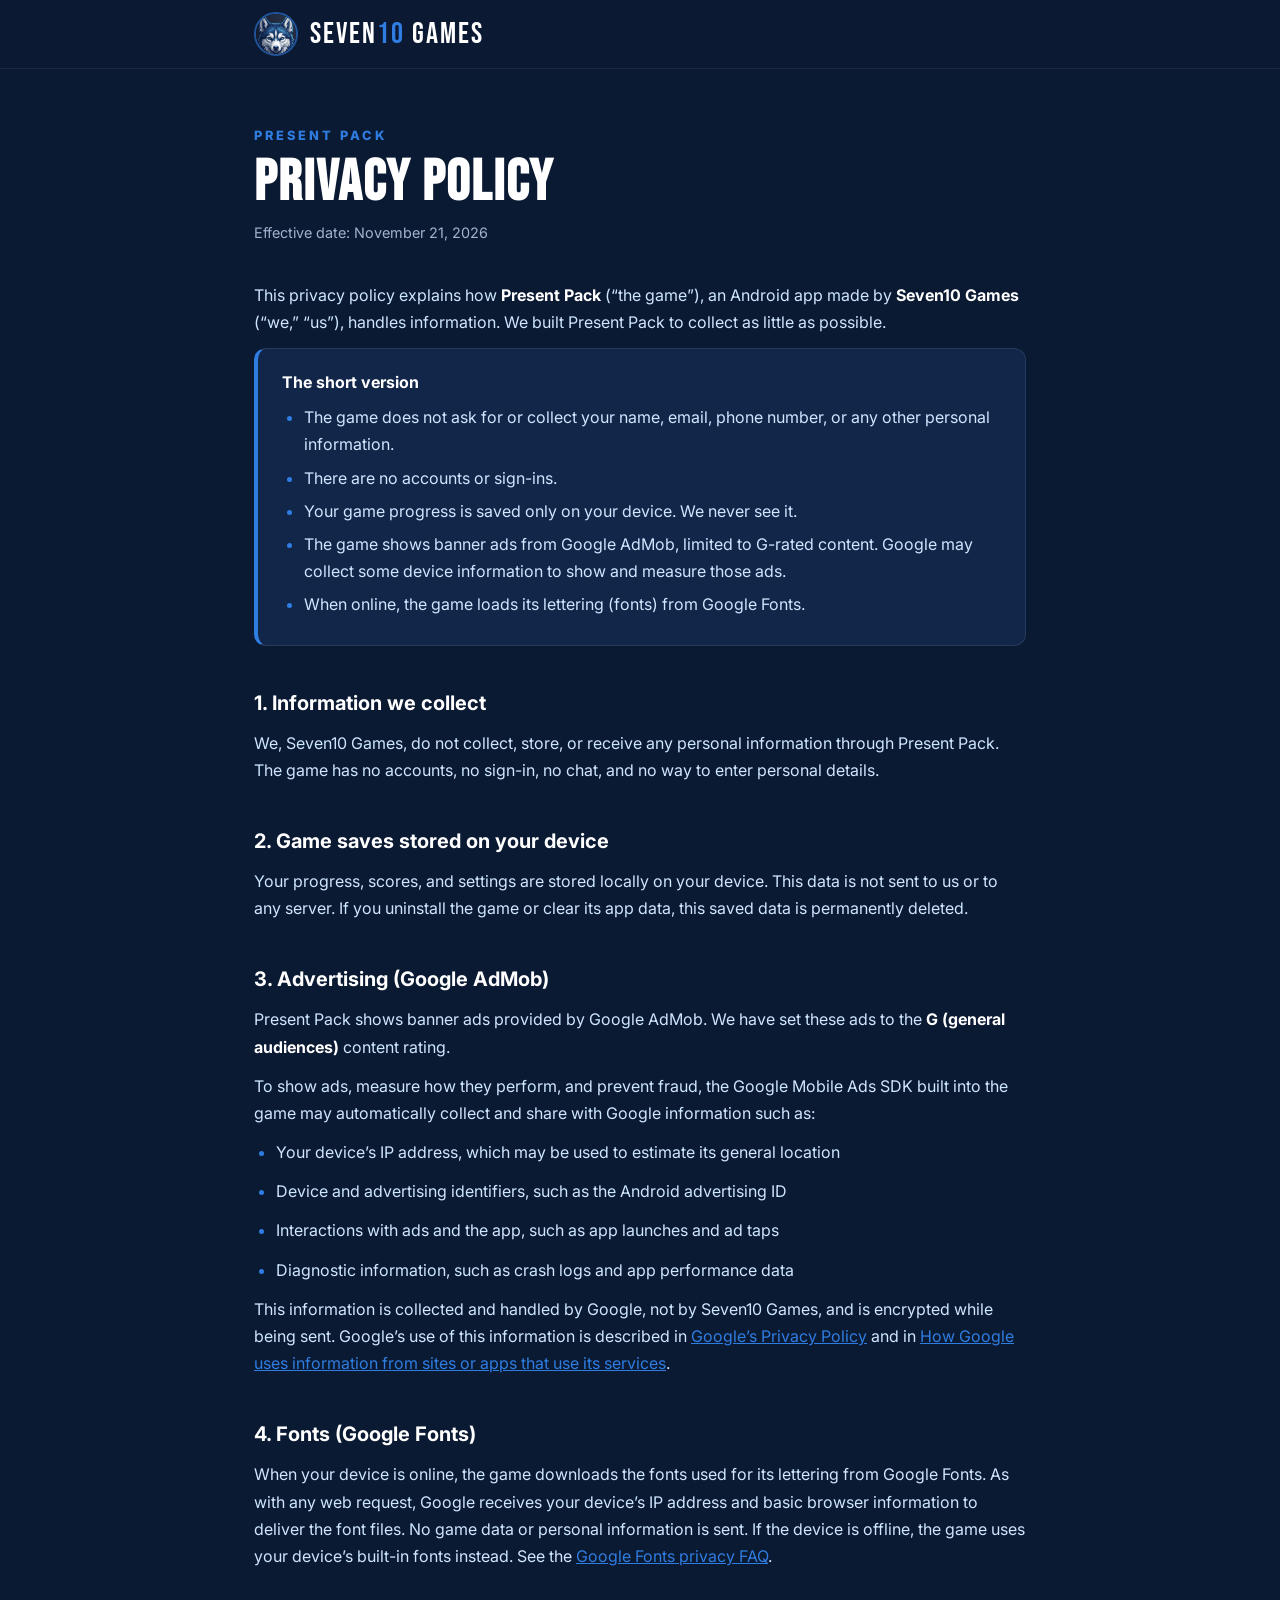
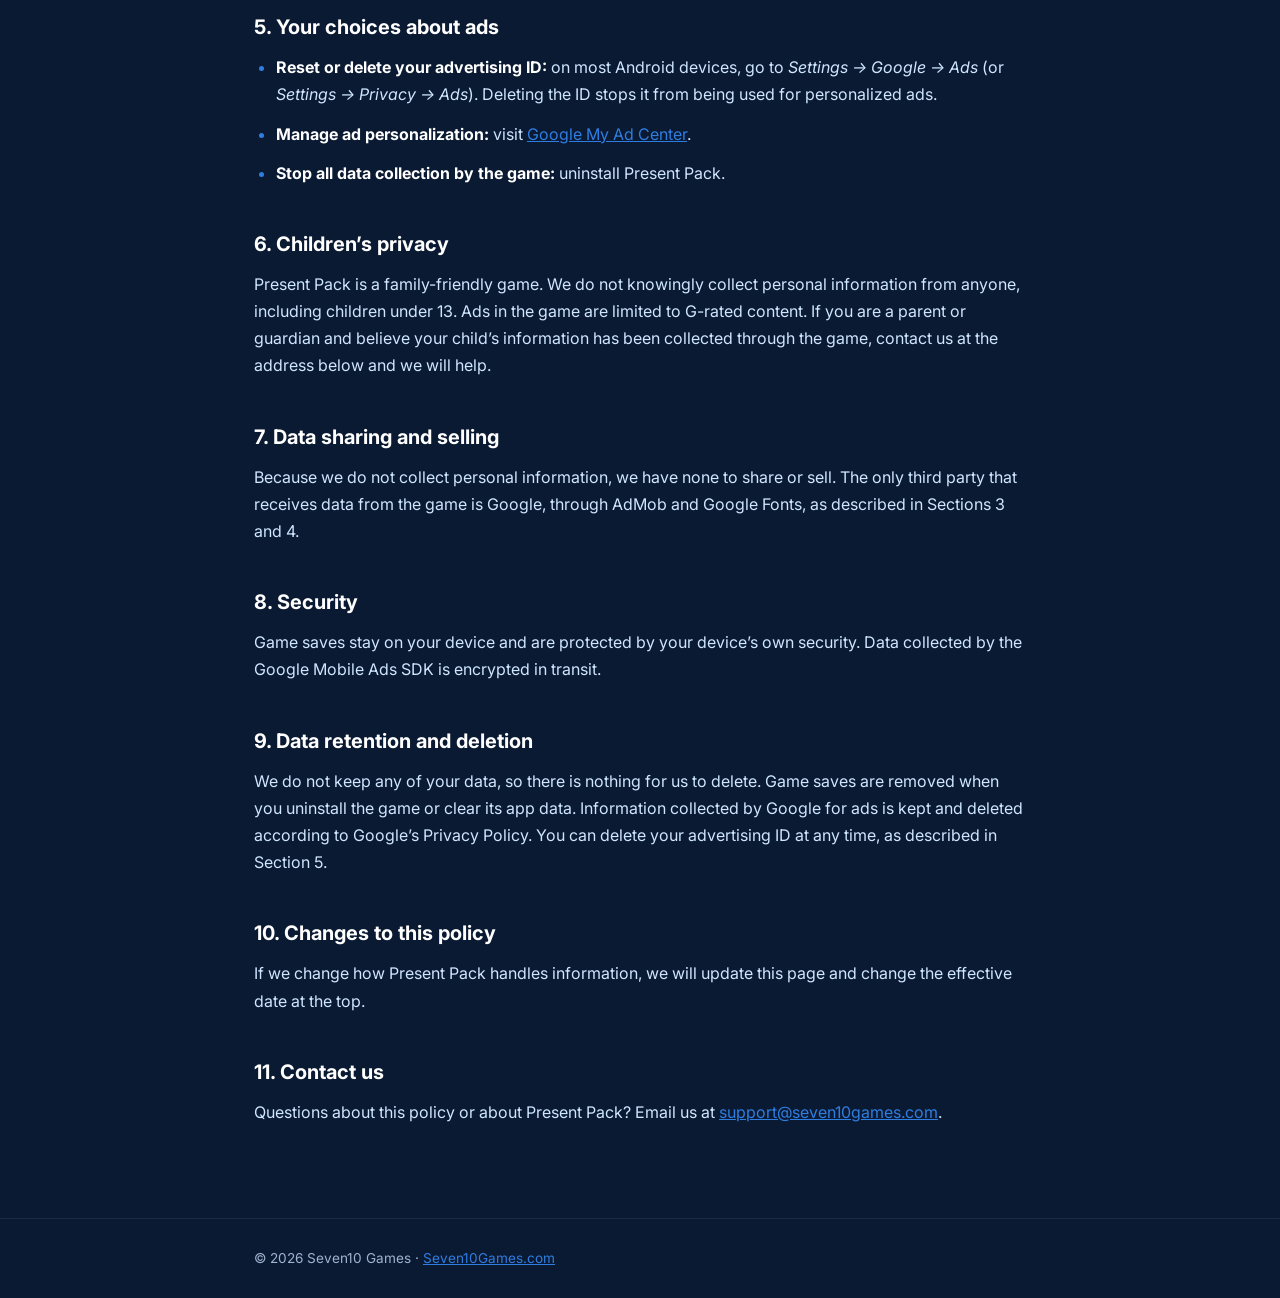
<file: present-pack/privacy/index.html>
<!DOCTYPE html>
<html lang="en">
<head>
<meta charset="UTF-8">
<meta name="viewport" content="width=device-width, initial-scale=1.0">
<title>Present Pack Privacy Policy — Seven10 Games</title>
<meta name="description" content="Privacy policy for Present Pack, an Android game by Seven10 Games.">
<link rel="icon" href="[data-uri]">
<link rel="preconnect" href="https://fonts.googleapis.com">
<link rel="preconnect" href="https://fonts.gstatic.com" crossorigin>
<link href="https://fonts.googleapis.com/css2?family=Bebas+Neue&family=Inter:wght@400;600;800&display=swap" rel="stylesheet">
<style>
  :root{--navy:#0b1a33;--navy-2:#12264a;--blue:#2f7de1;--ice:#cfe6ff;--white:#fff;--muted:#9fb3cf}
  *{box-sizing:border-box;margin:0;padding:0}
  body{font-family:Inter,system-ui,sans-serif;background:var(--navy);color:var(--ice);line-height:1.7}
  a{color:var(--blue)}
  header{background:rgba(11,26,51,.95);border-bottom:1px solid rgba(207,230,255,.08)}
  header .wrap{display:flex;align-items:center;height:68px}
  .brand{display:flex;align-items:center;gap:12px;text-decoration:none;color:var(--white)}
  .brand img{height:44px;width:44px;object-fit:cover;border-radius:50%;border:2px solid rgba(47,125,225,.6)}
  .wordmark{font-family:"Bebas Neue",sans-serif;font-size:1.9rem;letter-spacing:2px;line-height:1}
  .wordmark span{color:var(--blue)}
  .wrap{max-width:820px;margin:0 auto;padding:0 24px}
  main.wrap{padding:56px 24px 80px}
  .eyebrow{color:var(--blue);font-weight:800;letter-spacing:3px;font-size:.8rem;text-transform:uppercase}
  h1{font-family:"Bebas Neue",sans-serif;font-size:clamp(2.6rem,6vw,3.6rem);letter-spacing:2px;color:var(--white);line-height:1.05;margin:6px 0 8px}
  .updated{color:var(--muted);font-size:.9rem;margin-bottom:36px}
  h2{color:var(--white);font-size:1.25rem;margin:40px 0 10px}
  p,li{margin-bottom:12px}
  ul{padding-left:22px}
  li::marker{color:var(--blue)}
  strong{color:var(--white)}
  .summary{background:var(--navy-2);border:1px solid rgba(207,230,255,.1);border-left:4px solid var(--blue);border-radius:12px;padding:20px 24px;margin-bottom:8px}
  .summary ul{margin:8px 0 0}
  .summary li{margin-bottom:6px}
  footer{border-top:1px solid rgba(207,230,255,.08);padding:28px 0;color:var(--muted);font-size:.85rem}
</style>
</head>
<body>

<header>
  <div class="wrap">
    <a href="/" class="brand">
      <img src="[data-uri]" alt="Seven10 Games husky logo">
      <div class="wordmark">SEVEN<span>10</span> GAMES</div>
    </a>
  </div>
</header>

<main class="wrap">
  <div class="eyebrow">Present Pack</div>
  <h1>Privacy Policy</h1>
  <p class="updated">Effective date: November 21, 2026</p>

  <p>This privacy policy explains how <strong>Present Pack</strong> (“the game”), an Android app made by <strong>Seven10 Games</strong> (“we,” “us”), handles information. We built Present Pack to collect as little as possible.</p>

  <div class="summary">
    <strong>The short version</strong>
    <ul>
      <li>The game does not ask for or collect your name, email, phone number, or any other personal information.</li>
      <li>There are no accounts or sign-ins.</li>
      <li>Your game progress is saved only on your device. We never see it.</li>
      <li>The game shows banner ads from Google AdMob, limited to G-rated content. Google may collect some device information to show and measure those ads.</li>
      <li>When online, the game loads its lettering (fonts) from Google Fonts.</li>
    </ul>
  </div>

  <h2>1. Information we collect</h2>
  <p>We, Seven10 Games, do not collect, store, or receive any personal information through Present Pack. The game has no accounts, no sign-in, no chat, and no way to enter personal details.</p>

  <h2>2. Game saves stored on your device</h2>
  <p>Your progress, scores, and settings are stored locally on your device. This data is not sent to us or to any server. If you uninstall the game or clear its app data, this saved data is permanently deleted.</p>

  <h2>3. Advertising (Google AdMob)</h2>
  <p>Present Pack shows banner ads provided by Google AdMob. We have set these ads to the <strong>G (general audiences)</strong> content rating.</p>
  <p>To show ads, measure how they perform, and prevent fraud, the Google Mobile Ads SDK built into the game may automatically collect and share with Google information such as:</p>
  <ul>
    <li>Your device’s IP address, which may be used to estimate its general location</li>
    <li>Device and advertising identifiers, such as the Android advertising ID</li>
    <li>Interactions with ads and the app, such as app launches and ad taps</li>
    <li>Diagnostic information, such as crash logs and app performance data</li>
  </ul>
  <p>This information is collected and handled by Google, not by Seven10 Games, and is encrypted while being sent. Google’s use of this information is described in <a href="https://policies.google.com/privacy" target="_blank" rel="noopener">Google’s Privacy Policy</a> and in <a href="https://policies.google.com/technologies/partner-sites" target="_blank" rel="noopener">How Google uses information from sites or apps that use its services</a>.</p>

  <h2>4. Fonts (Google Fonts)</h2>
  <p>When your device is online, the game downloads the fonts used for its lettering from Google Fonts. As with any web request, Google receives your device’s IP address and basic browser information to deliver the font files. No game data or personal information is sent. If the device is offline, the game uses your device’s built-in fonts instead. See the <a href="https://developers.google.com/fonts/faq/privacy" target="_blank" rel="noopener">Google Fonts privacy FAQ</a>.</p>

  <h2>5. Your choices about ads</h2>
  <ul>
    <li><strong>Reset or delete your advertising ID:</strong> on most Android devices, go to <em>Settings → Google → Ads</em> (or <em>Settings → Privacy → Ads</em>). Deleting the ID stops it from being used for personalized ads.</li>
    <li><strong>Manage ad personalization:</strong> visit <a href="https://myadcenter.google.com/" target="_blank" rel="noopener">Google My Ad Center</a>.</li>
    <li><strong>Stop all data collection by the game:</strong> uninstall Present Pack.</li>
  </ul>

  <h2>6. Children’s privacy</h2>
  <p>Present Pack is a family-friendly game. We do not knowingly collect personal information from anyone, including children under 13. Ads in the game are limited to G-rated content. If you are a parent or guardian and believe your child’s information has been collected through the game, contact us at the address below and we will help.</p>

  <h2>7. Data sharing and selling</h2>
  <p>Because we do not collect personal information, we have none to share or sell. The only third party that receives data from the game is Google, through AdMob and Google Fonts, as described in Sections 3 and 4.</p>

  <h2>8. Security</h2>
  <p>Game saves stay on your device and are protected by your device’s own security. Data collected by the Google Mobile Ads SDK is encrypted in transit.</p>

  <h2>9. Data retention and deletion</h2>
  <p>We do not keep any of your data, so there is nothing for us to delete. Game saves are removed when you uninstall the game or clear its app data. Information collected by Google for ads is kept and deleted according to Google’s Privacy Policy. You can delete your advertising ID at any time, as described in Section 5.</p>

  <h2>10. Changes to this policy</h2>
  <p>If we change how Present Pack handles information, we will update this page and change the effective date at the top.</p>

  <h2>11. Contact us</h2>
  <p>Questions about this policy or about Present Pack? Email us at <a href="mailto:support@seven10games.com">support@seven10games.com</a>.</p>
</main>

<footer>
  <div class="wrap">© 2026 Seven10 Games · <a href="/">Seven10Games.com</a></div>
</footer>

</body>
</html>
</file>
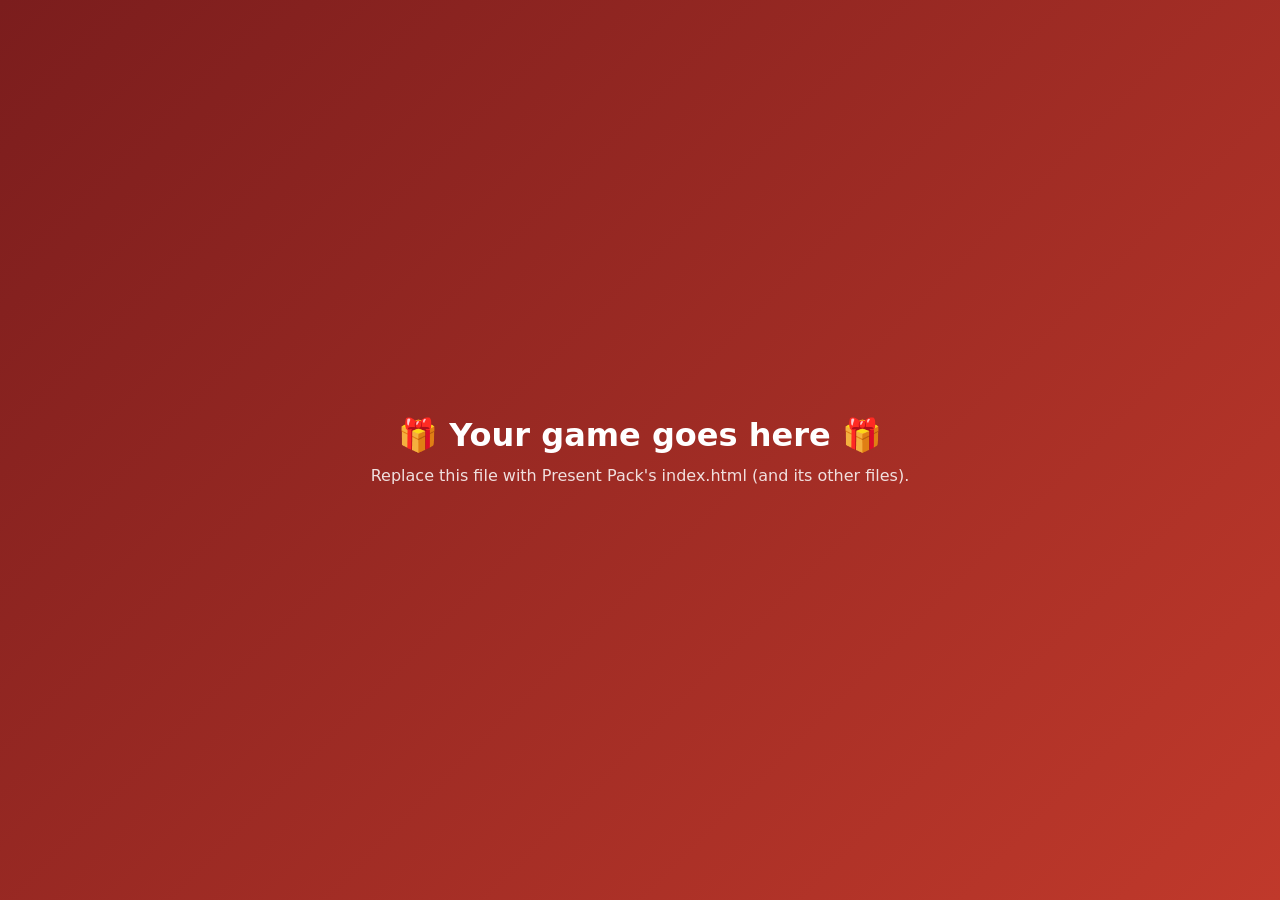
<file: play/package-express/game/index.html>
<!DOCTYPE html>
<html lang="en">
<head>
<meta charset="UTF-8">
<meta name="viewport" content="width=device-width, initial-scale=1.0">
<title>Game placeholder</title>
<style>
  html,body{height:100%;margin:0}
  body{display:flex;align-items:center;justify-content:center;flex-direction:column;gap:12px;
    font-family:system-ui,sans-serif;color:#fff;background:linear-gradient(135deg,#7b1d1d,#c0392b)}
  h1{margin:0;font-size:2rem}
  p{margin:0;opacity:.85}
</style>
</head>
<body>
  <h1>🎁 Your game goes here 🎁</h1>
  <p>Replace this file with Present Pack's index.html (and its other files).</p>
</body>
</html>
</file>
<file: assets/site.css>
/* ==========================================================
   Seven10 Games — shared styles for every page
   Change a color here and it changes across the whole site.
   ========================================================== */
:root{
  --navy:#0b1a33;
  --navy-2:#12264a;
  --blue:#2f7de1;
  --ice:#cfe6ff;
  --white:#ffffff;
  --muted:#9fb3cf;
}
*{box-sizing:border-box;margin:0;padding:0}
body{font-family:Inter,system-ui,sans-serif;background:var(--navy);color:var(--white);line-height:1.6}
a{color:inherit;text-decoration:none}
.wrap{max-width:1100px;margin:0 auto;padding:0 24px}

/* ---------- Top menu ---------- */
header{position:sticky;top:0;z-index:10;background:rgba(11,26,51,.92);backdrop-filter:blur(8px);border-bottom:1px solid rgba(207,230,255,.08)}
nav{display:flex;align-items:center;justify-content:space-between;gap:12px;height:68px}
.brand{display:flex;align-items:center;gap:12px;min-width:0}
.brand img{height:44px;width:44px;object-fit:cover;border-radius:50%;border:2px solid rgba(47,125,225,.6)}
.wordmark{font-family:"Bebas Neue",sans-serif;font-size:1.9rem;letter-spacing:2px;line-height:1}
.wordmark span{color:var(--blue)}
.links{display:flex;align-items:center;gap:28px;font-weight:600;font-size:.95rem}
.links a{color:var(--muted);transition:color .2s}
.links a:hover,.links a.active{color:var(--white)}
.links a.play-link{color:var(--white);background:var(--blue);padding:7px 16px;border-radius:999px;white-space:nowrap}
.links a.play-link:hover{background:#4a91ec}

/* ---------- Buttons ---------- */
.btn{display:inline-block;padding:14px 30px;border-radius:999px;font-weight:800;letter-spacing:.5px;transition:transform .15s,background .2s,border-color .2s}
.btn-primary{background:var(--blue);color:var(--white)}
.btn-primary:hover{transform:translateY(-2px);background:#4a91ec}
.btn-ghost{border:2px solid rgba(207,230,255,.35)}
.btn-ghost:hover{border-color:var(--ice)}
.btn-sm{padding:9px 18px;font-size:.85rem}
.btn-row{display:flex;gap:12px;flex-wrap:wrap}

/* ---------- Page sections ---------- */
section{padding:90px 0}
section[id]{scroll-margin-top:68px}
section.alt{background:var(--navy-2)}
.eyebrow{color:var(--blue);font-weight:800;letter-spacing:3px;font-size:.8rem;text-transform:uppercase}
h1,h2{font-family:"Bebas Neue",sans-serif;letter-spacing:2px;line-height:1}
h2{font-size:clamp(2.4rem,5vw,3.4rem);margin:8px 0 18px}
.lead{color:var(--ice);font-size:1.1rem;max-width:680px;margin-bottom:40px}
.center{text-align:center}
.center .lead{margin-left:auto;margin-right:auto}

/* Page title banner (Video Games / Board Games pages) */
.page-hero{padding:80px 0 40px;text-align:center;background:radial-gradient(ellipse at 50% 0%,rgba(47,125,225,.25),transparent 65%)}
.page-hero h1{font-size:clamp(3rem,8vw,5rem);letter-spacing:3px;margin:8px 0 16px}
.page-hero p{color:var(--ice);max-width:620px;margin:0 auto;font-size:1.1rem}

/* ---------- Grids & cards ---------- */
.grid{display:grid;grid-template-columns:repeat(auto-fill,minmax(300px,1fr));gap:24px}
.grid-4{display:grid;grid-template-columns:repeat(auto-fit,minmax(220px,1fr));gap:20px}
.card{background:var(--navy-2);border:1px solid rgba(207,230,255,.1);border-radius:18px;overflow:hidden;display:flex;flex-direction:column}
section.alt .card{background:var(--navy)}
.thumb{aspect-ratio:16/9;display:flex;align-items:center;justify-content:center;font-family:"Bebas Neue",sans-serif;font-size:2.1rem;letter-spacing:2px;text-align:center;padding:0 12px}
.card-body{padding:22px;display:flex;flex-direction:column;flex:1}
.card h3{font-size:1.3rem;margin-bottom:6px}
.card p{color:var(--muted);font-size:.95rem;flex:1}
.card .btn-row{margin-top:18px}
.tag{align-self:flex-start;font-size:.72rem;font-weight:800;letter-spacing:1.5px;text-transform:uppercase;padding:4px 10px;border-radius:999px;margin-bottom:10px}
.tag.published{background:rgba(46,160,90,.2);color:#9be3b4}
.tag.dev{background:rgba(224,160,48,.18);color:#ffd68a}
.tag.testing{background:rgba(47,125,225,.22);color:#a9cdff}
.empty{border:2px dashed rgba(207,230,255,.18);border-radius:18px;padding:44px 24px;text-align:center;color:var(--muted)}
.empty b{display:block;color:var(--white);font-size:1.15rem;margin-bottom:4px}
.meta{display:flex;flex-wrap:wrap;gap:8px;margin-top:14px}
.meta span{font-size:.8rem;color:var(--ice);background:rgba(207,230,255,.08);padding:4px 10px;border-radius:8px}

/* Small info boxes (process steps, favorites, goals) */
.box{background:var(--navy-2);border:1px solid rgba(207,230,255,.08);border-radius:16px;padding:26px}
section.alt .box{background:var(--navy)}
.box .icon{font-size:2rem;margin-bottom:10px}
.box .num{font-family:"Bebas Neue",sans-serif;font-size:2.4rem;color:var(--blue);line-height:1;margin-bottom:8px}
.box h3{font-size:1.15rem;margin-bottom:6px}
.box p{color:var(--muted);font-size:.95rem}

.section-label{display:flex;align-items:center;gap:14px;margin:0 0 24px}
.section-label h2{margin:0}
.section-label .count{color:var(--muted);font-weight:600}

/* ---------- Footer ---------- */
footer{border-top:1px solid rgba(207,230,255,.08);padding:28px 0;color:var(--muted);font-size:.85rem}
footer .wrap{display:flex;justify-content:space-between;flex-wrap:wrap;gap:10px}
footer a:hover{color:var(--white)}

/* ---------- Phones ---------- */
@media (max-width:760px){
  .links a{display:none}
  .links a.play-link{display:inline}      /* only "Play Free" shows on phones */
  .wordmark{font-size:1.5rem}
  .brand{gap:8px}
  section{padding:64px 0}
}
</file>
